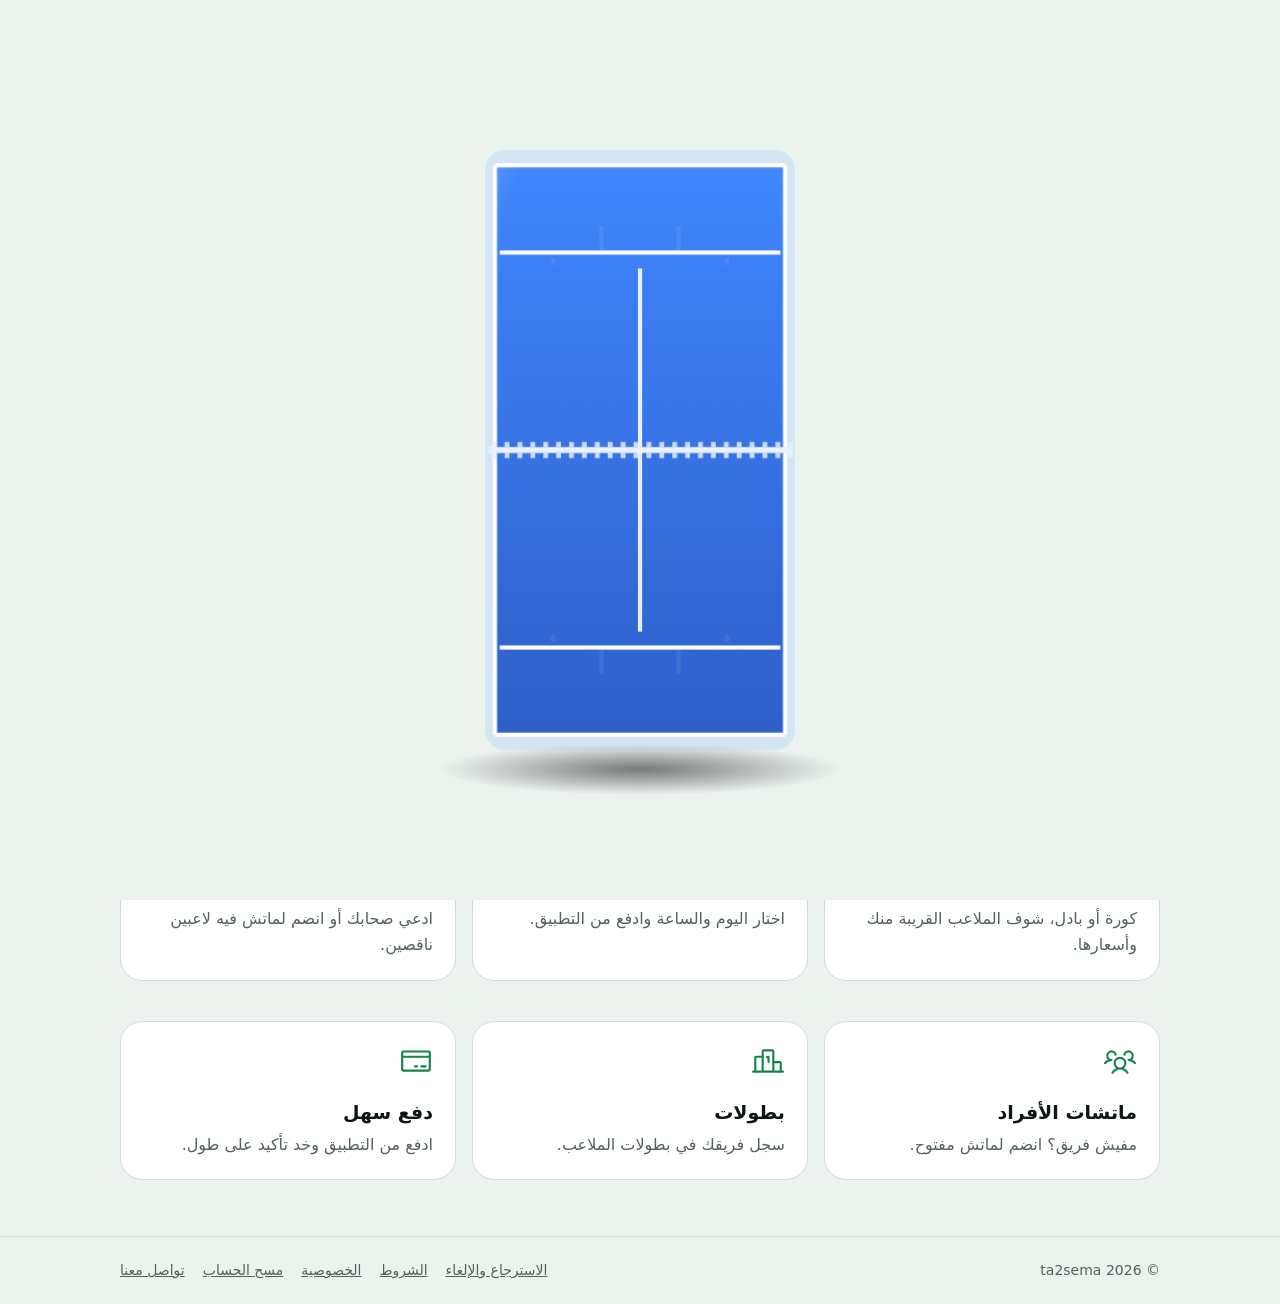
<file: index.html>
<!doctype html>
<html lang="ar" dir="rtl"><head><meta charset="utf-8">
<meta name="viewport" content="width=device-width,initial-scale=1">
<title>تقسيمة | ta2sema</title>
<meta name="description" content="احجز ملعب كورة أو بادل والعب. ta2sema: book football and padel pitches.">
<meta name="theme-color" content="#080D11">
<link rel="icon" href="favicon.svg" type="image/svg+xml">
<link rel="stylesheet" href="style.css">
<script>try{var m=localStorage.getItem('t2s-theme');if(!m)m=matchMedia('(prefers-color-scheme: light)').matches?'light':'dark';document.documentElement.dataset.theme=m;var l=localStorage.getItem('t2s-lang')||'ar';document.documentElement.lang=l;document.documentElement.dir=l==='ar'?'rtl':'ltr'}catch(e){}</script>
<script>try{if(!sessionStorage.getItem('t2intro')&&!matchMedia('(prefers-reduced-motion: reduce)').matches)document.documentElement.dataset.t2intro='1'}catch(e){}</script>
</head><body>
<div class="t2intro" id="t2i" role="presentation" aria-hidden="true"></div>
<header class="top"><div class="wrap bar">
<a class="brand" href="#top" aria-label="ta2sema"><svg class="mark" viewBox="76 92 360 360" aria-hidden="true"><defs><linearGradient id="g" gradientUnits="userSpaceOnUse" x1="106" y1="74" x2="406" y2="470"><stop offset="0" stop-color="#2AD579"/><stop offset=".52" stop-color="#18AD66"/><stop offset="1" stop-color="#097D50"/></linearGradient></defs><path d="M 242.00 106.65 A 150 150 0 1 0 242.00 405.35 L 242.00 304.08 A 35 35 0 0 1 242.00 239.92 Z" fill="url(#g)"/><path d="M 270.00 138.65 A 150 150 0 1 1 270.00 437.35 L 270.00 304.08 A 35 35 0 0 0 270.00 239.92 Z" fill="url(#g)"/></svg><span class="bn"><svg class="wm" viewBox="30 100 800 150" role="img" aria-label="ta2sema"><g transform="translate(40.0 218.5)"><path d="M63.410000000000004 -24.650000000000002V0.0H48.620000000000005Q32.81 0.0 23.970000000000002 -7.735Q15.13 -15.47 15.13 -32.980000000000004V-70.72H3.5700000000000003V-94.86000000000001H15.13V-117.98H44.2V-94.86000000000001H63.24V-70.72H44.2V-32.64Q44.2 -28.39 46.24 -26.520000000000003Q48.28 -24.650000000000002 53.040000000000006 -24.650000000000002Z M115.60000000000002 -96.22000000000001Q125.63000000000002 -96.22000000000001 133.19500000000002 -92.14000000000001Q140.76000000000002 -88.06 144.84000000000003 -81.43V-94.86000000000001H173.91000000000003V0.0H144.84000000000003V-13.430000000000001Q140.59000000000003 -6.800000000000001 133.02500000000003 -2.72Q125.46000000000001 1.36 115.43 1.36Q103.87 1.36 94.35000000000001 -4.675000000000001Q84.83000000000001 -10.71 79.305 -21.845000000000002Q73.78000000000002 -32.980000000000004 73.78000000000002 -47.6Q73.78000000000002 -62.220000000000006 79.305 -73.27000000000001Q84.83000000000001 -84.32000000000001 94.35000000000001 -90.27000000000001Q103.87 -96.22000000000001 115.60000000000002 -96.22000000000001ZM124.10000000000002 -70.89Q115.43 -70.89 109.39500000000001 -64.685Q103.36000000000001 -58.480000000000004 103.36000000000001 -47.6Q103.36000000000001 -36.720000000000006 109.39500000000001 -30.345000000000006Q115.43 -23.970000000000002 124.10000000000002 -23.970000000000002Q132.77 -23.970000000000002 138.805 -30.260000000000005Q144.84000000000003 -36.550000000000004 144.84000000000003 -47.43000000000001Q144.84000000000003 -58.31 138.805 -64.6Q132.77 -70.89 124.10000000000002 -70.89Z" fill="currentColor"/></g><g transform="translate(40.0 218.5)"><path d="M196.35000000000002 -27.540000000000003Q213.01000000000002 -41.31 222.615 -50.150000000000006Q232.22000000000003 -58.99 238.85000000000002 -68.68Q245.48000000000002 -78.37 245.48000000000002 -87.55000000000001Q245.48000000000002 -94.52000000000001 242.25000000000003 -98.43Q239.02000000000004 -102.34 232.56000000000003 -102.34Q226.10000000000002 -102.34 222.44500000000002 -97.495Q218.79000000000002 -92.65 218.79000000000002 -83.81H190.74Q191.08 -98.26 196.94500000000002 -107.95000000000002Q202.81000000000003 -117.64000000000001 212.41500000000002 -122.23000000000002Q222.02 -126.82000000000001 233.75000000000003 -126.82000000000001Q253.98000000000002 -126.82000000000001 264.265 -116.45000000000002Q274.55 -106.08000000000001 274.55 -89.42Q274.55 -71.23 262.14 -55.675000000000004Q249.73000000000002 -40.120000000000005 230.52 -25.330000000000002H276.42V-1.7000000000000002H191.08V-23.290000000000003Q196.86 -27.880000000000003 196.35000000000002 -27.540000000000003Z" fill="#16C46C"/></g><g transform="translate(40.0 218.5)"><path d="M286.96000000000004 -31.110000000000003H315.69000000000005Q316.20000000000005 -26.180000000000003 320.28000000000003 -23.120000000000005Q324.36 -20.060000000000002 330.31000000000006 -20.060000000000002Q335.75000000000006 -20.060000000000002 338.725 -22.185000000000002Q341.70000000000005 -24.310000000000002 341.70000000000005 -27.71Q341.70000000000005 -31.790000000000003 337.45000000000005 -33.745000000000005Q333.20000000000005 -35.7 323.68000000000006 -38.080000000000005Q313.48 -40.46 306.68000000000006 -43.095Q299.88000000000005 -45.730000000000004 294.95000000000005 -51.425000000000004Q290.02000000000004 -57.120000000000005 290.02000000000004 -66.81Q290.02000000000004 -74.97 294.52500000000003 -81.685Q299.03000000000003 -88.4 307.785 -92.31Q316.54 -96.22000000000001 328.61 -96.22000000000001Q346.46000000000004 -96.22000000000001 356.745 -87.38000000000001Q367.03000000000003 -78.54 368.56000000000006 -63.92H341.70000000000005Q341.02000000000004 -68.85000000000001 337.365 -71.74000000000001Q333.71000000000004 -74.63000000000001 327.76000000000005 -74.63000000000001Q322.66 -74.63000000000001 319.94000000000005 -72.67500000000001Q317.22 -70.72 317.22 -67.32000000000001Q317.22 -63.24 321.55500000000006 -61.2Q325.89000000000004 -59.160000000000004 335.07000000000005 -57.120000000000005Q345.61 -54.400000000000006 352.24 -51.765Q358.87000000000006 -49.13 363.88500000000005 -43.265Q368.90000000000003 -37.400000000000006 369.07000000000005 -27.540000000000003Q369.07000000000005 -19.21 364.39500000000004 -12.665000000000001Q359.72 -6.12 350.96500000000003 -2.38Q342.21000000000004 1.36 330.65000000000003 1.36Q318.24000000000007 1.36 308.55000000000007 -2.89Q298.86 -7.140000000000001 293.25 -14.535000000000002Q287.64000000000004 -21.930000000000003 286.96000000000004 -31.110000000000003Z M475.83000000000004 -40.46H410.0400000000001Q410.72 -31.62 415.735 -26.945Q420.75000000000006 -22.270000000000003 428.06000000000006 -22.270000000000003Q438.94000000000005 -22.270000000000003 443.19000000000005 -31.450000000000003H474.13000000000005Q471.75000000000006 -22.1 465.5450000000001 -14.620000000000001Q459.34000000000003 -7.140000000000001 449.99 -2.89Q440.64000000000004 1.36 429.08000000000004 1.36Q415.14000000000004 1.36 404.26000000000005 -4.590000000000001Q393.38000000000005 -10.540000000000001 387.26000000000005 -21.59Q381.14000000000004 -32.64 381.14000000000004 -47.43000000000001Q381.14000000000004 -62.220000000000006 387.17500000000007 -73.27000000000001Q393.21000000000004 -84.32000000000001 404.09000000000003 -90.27000000000001Q414.97 -96.22000000000001 429.08000000000004 -96.22000000000001Q442.85 -96.22000000000001 453.56000000000006 -90.44000000000001Q464.27000000000004 -84.66000000000001 470.30500000000006 -73.95Q476.34000000000003 -63.24 476.34000000000003 -48.96Q476.34000000000003 -44.88 475.83000000000004 -40.46ZM446.59000000000003 -56.61000000000001Q446.59000000000003 -64.09 441.49 -68.51Q436.39000000000004 -72.93 428.74000000000007 -72.93Q421.43000000000006 -72.93 416.4150000000001 -68.68Q411.40000000000003 -64.43 410.21000000000004 -56.61000000000001Z M651.27 -55.42V0.0H622.37V-51.510000000000005Q622.37 -60.690000000000005 617.5250000000001 -65.705Q612.6800000000001 -70.72 604.1800000000001 -70.72Q595.6800000000001 -70.72 590.835 -65.705Q585.99 -60.690000000000005 585.99 -51.510000000000005V0.0H557.09V-51.510000000000005Q557.09 -60.690000000000005 552.2450000000001 -65.705Q547.4000000000001 -70.72 538.9 -70.72Q530.4 -70.72 525.5550000000001 -65.705Q520.71 -60.690000000000005 520.71 -51.510000000000005V0.0H491.64000000000004V-94.86000000000001H520.71V-82.96000000000001Q525.13 -88.91000000000001 532.27 -92.39500000000001Q539.4100000000001 -95.88000000000001 548.4200000000001 -95.88000000000001Q559.13 -95.88000000000001 567.5450000000001 -91.29Q575.96 -86.7 580.72 -78.2Q585.6500000000001 -86.02000000000001 594.1500000000001 -90.95000000000002Q602.6500000000001 -95.88000000000001 612.6800000000001 -95.88000000000001Q630.36 -95.88000000000001 640.815 -85.17000000000002Q651.27 -74.46000000000001 651.27 -55.42Z M707.71 -96.22000000000001Q717.74 -96.22000000000001 725.3050000000001 -92.14000000000001Q732.87 -88.06 736.95 -81.43V-94.86000000000001H766.02V0.0H736.95V-13.430000000000001Q732.7 -6.800000000000001 725.135 -2.72Q717.57 1.36 707.54 1.36Q695.98 1.36 686.46 -4.675000000000001Q676.9399999999999 -10.71 671.415 -21.845000000000002Q665.89 -32.980000000000004 665.89 -47.6Q665.89 -62.220000000000006 671.415 -73.27000000000001Q676.9399999999999 -84.32000000000001 686.46 -90.27000000000001Q695.98 -96.22000000000001 707.71 -96.22000000000001ZM716.21 -70.89Q707.54 -70.89 701.505 -64.685Q695.47 -58.480000000000004 695.47 -47.6Q695.47 -36.720000000000006 701.505 -30.345000000000006Q707.54 -23.970000000000002 716.21 -23.970000000000002Q724.88 -23.970000000000002 730.915 -30.260000000000005Q736.95 -36.550000000000004 736.95 -47.43000000000001Q736.95 -58.31 730.915 -64.6Q724.88 -70.89 716.21 -70.89Z" fill="currentColor"/></g></svg></span></a>
<div class="tools">
<button id="lang" class="chip" type="button" aria-label="Language"><svg class="ic" viewBox="0 0 256 256" fill="currentColor" aria-hidden="true">
      <path d="M128 24a104 104 0 1 0 104 104A104.12 104.12 0 0 0 128 24m88 104a87.6 87.6 0 0 1-3.33 24h-38.51a157.4 157.4 0 0 0 0-48h38.51a87.6 87.6 0 0 1 3.33 24m-114 40h52a115.1 115.1 0 0 1-26 45 115.3 115.3 0 0 1-26-45m-3.9-16a140.8 140.8 0 0 1 0-48h59.88a140.8 140.8 0 0 1 0 48ZM40 128a87.6 87.6 0 0 1 3.33-24h38.51a157.4 157.4 0 0 0 0 48H43.33A87.6 87.6 0 0 1 40 128m114-40h-52a115.1 115.1 0 0 1 26-45 115.3 115.3 0 0 1 26 45m52.33 0h-35.62a135.3 135.3 0 0 0-22.3-45.6A88.29 88.29 0 0 1 206.37 88Zm-98.74-45.6A135.3 135.3 0 0 0 85.29 88H49.63a88.29 88.29 0 0 1 57.96-45.6M49.63 168h35.66a135.3 135.3 0 0 0 22.3 45.6A88.29 88.29 0 0 1 49.63 168m98.78 45.6a135.3 135.3 0 0 0 22.3-45.6h35.66a88.29 88.29 0 0 1-57.96 45.6" />
    </svg><span id="langtxt">EN</span></button>
<button id="theme" class="chip" type="button" aria-label="Theme"><span class="sun"><svg class="ic" viewBox="0 0 256 256" fill="currentColor" aria-hidden="true">
      <path d="M120 40V16a8 8 0 0 1 16 0v24a8 8 0 0 1-16 0m72 88a64 64 0 1 1-64-64 64.07 64.07 0 0 1 64 64m-16 0a48 48 0 1 0-48 48 48.05 48.05 0 0 0 48-48M58.34 69.66a8 8 0 0 0 11.32-11.32l-16-16a8 8 0 0 0-11.32 11.32Zm0 116.68-16 16a8 8 0 0 0 11.32 11.32l16-16a8 8 0 0 0-11.32-11.32M192 72a8 8 0 0 0 5.66-2.34l16-16a8 8 0 0 0-11.32-11.32l-16 16A8 8 0 0 0 192 72m5.66 114.34a8 8 0 0 0-11.32 11.32l16 16a8 8 0 0 0 11.32-11.32ZM48 128a8 8 0 0 0-8-8H16a8 8 0 0 0 0 16h24a8 8 0 0 0 8-8m80 80a8 8 0 0 0-8 8v24a8 8 0 0 0 16 0v-24a8 8 0 0 0-8-8m112-88h-24a8 8 0 0 0 0 16h24a8 8 0 0 0 0-16" />
    </svg></span><span class="moon"><svg class="ic" viewBox="0 0 256 256" fill="currentColor" aria-hidden="true">
      <path d="M233.54 142.23a8 8 0 0 0-8-2 88.08 88.08 0 0 1-109.8-109.8 8 8 0 0 0-10-10 104.84 104.84 0 0 0-52.91 37A104 104 0 0 0 136 224a103.1 103.1 0 0 0 62.52-20.88 104.84 104.84 0 0 0 37-52.91 8 8 0 0 0-1.98-7.98m-44.64 48.11A88 88 0 0 1 65.66 67.11a89 89 0 0 1 31.4-26A106 106 0 0 0 96 56a104.11 104.11 0 0 0 104 104 106 106 0 0 0 14.92-1.06 89 89 0 0 1-26.02 31.4" />
    </svg></span></button>
</div></div></header>
<main id="top">
<section class="hero"><div class="wrap hero-grid">
<div class="copy">
<p class="eyebrow" data-ar="كورة وبادل" data-en="Football and padel">كورة وبادل</p>
<h1 data-ar="احجز ملعبك والعب" data-en="Book your pitch. Play.">احجز ملعبك والعب</h1>
<p class="lead" data-ar="شوف الملاعب الفاضية، احجز الميعاد، وانزل الماتش. من غير تليفونات ولا لف." data-en="See which pitches are free, book your slot, and show up to play. No phone calls, no chasing.">شوف الملاعب الفاضية، احجز الميعاد، وانزل الماتش. من غير تليفونات ولا لف.</p>
<div class="cta" id="cta"><span class="soon" data-ar="قريباً على الموبايل" data-en="Coming soon to your phone">قريباً على الموبايل</span>
<a id="wa" class="btn" hidden target="_blank" rel="noopener"><svg class="ic" viewBox="0 0 256 256" fill="currentColor" aria-hidden="true">
      <path d="m187.58 144.84-32-16a8 8 0 0 0-8 .5l-14.69 9.8a40.55 40.55 0 0 1-16-16l9.8-14.69a8 8 0 0 0 .5-8l-16-32A8 8 0 0 0 104 64a40 40 0 0 0-40 40 88.1 88.1 0 0 0 88 88 40 40 0 0 0 40-40 8 8 0 0 0-4.42-7.16M152 176a72.08 72.08 0 0 1-72-72 24 24 0 0 1 19.29-23.54l11.48 23L101 118a8 8 0 0 0-.73 7.51 56.47 56.47 0 0 0 30.15 30.15A8 8 0 0 0 138 155l14.61-9.74 23 11.48A24 24 0 0 1 152 176M128 24a104 104 0 0 0-91.82 152.88l-11.35 34.05a16 16 0 0 0 20.24 20.24l34.05-11.35A104 104 0 1 0 128 24m0 192a87.87 87.87 0 0 1-44.06-11.81 8 8 0 0 0-6.54-.67L40 216l12.47-37.4a8 8 0 0 0-.66-6.54A88 88 0 1 1 128 216" />
    </svg><span data-ar="كلمنا على واتساب" data-en="Message us on WhatsApp">كلمنا على واتساب</span></a>
<a id="mail" class="btn ghost" hidden><svg class="ic" viewBox="0 0 256 256" fill="currentColor" aria-hidden="true">
      <path d="M224 48H32a8 8 0 0 0-8 8v136a16 16 0 0 0 16 16h176a16 16 0 0 0 16-16V56a8 8 0 0 0-8-8m-20.57 16L128 133.15 52.57 64ZM216 192H40V74.19l82.59 75.71a8 8 0 0 0 10.82 0L216 74.19z" />
    </svg><span data-ar="ابعتلنا إيميل" data-en="Email us">ابعتلنا إيميل</span></a></div>
</div>
<div class="phones" aria-hidden="true"><div class="phone p2"><div class="scr"><div class="sb"><b data-ar="البطولات" data-en="Tournaments">البطولات</b></div>
<div class="tabs"><span class="on" data-ar="الكل" data-en="All">الكل</span><span data-ar="كورة" data-en="Football">كورة</span><span data-ar="بادل" data-en="Padel">بادل</span></div>
<div class="mc"><div class="r"><b data-ar="كأس الأصدقاء" data-en="Friends Cup">كأس الأصدقاء</b><em data-ar="كورة" data-en="Football">كورة</em></div><p data-ar="السبت · ٦ فرق" data-en="Sat · 6 teams">السبت · ٦ فرق</p><div class="r"><span class="muted2" data-ar="الدخول" data-en="Entry">الدخول</span><strong data-ar="٣٠٠ جنيه" data-en="300 EGP">٣٠٠ جنيه</strong></div></div>
<div class="mc"><div class="r"><b data-ar="بطولة الويك إند" data-en="Weekend Open">بطولة الويك إند</b><em data-ar="بادل" data-en="Padel">بادل</em></div><p data-ar="الجمعة · ٨ فرق" data-en="Fri · 8 teams">الجمعة · ٨ فرق</p><div class="r"><span class="muted2" data-ar="الدخول" data-en="Entry">الدخول</span><strong data-ar="٢٠٠ جنيه" data-en="200 EGP">٢٠٠ جنيه</strong></div></div>
<div class="nav"><i></i><i></i><i></i><i class="on"></i><i></i></div></div></div><div class="phone p1"><div class="scr"><div class="sb"><b data-ar="ماتشات مفتوحة" data-en="Open matches">ماتشات مفتوحة</b></div>
<div class="tabs"><span class="on" data-ar="الكل" data-en="All">الكل</span><span data-ar="كورة" data-en="Football">كورة</span><span data-ar="بادل" data-en="Padel">بادل</span></div>
<div class="mc"><div class="r"><b data-ar="ملعب الصقور" data-en="Falcon Arena">ملعب الصقور</b><em>5v5</em></div><p data-ar="الخميس · ٨:٠٠ م" data-en="Thu · 8:00 PM">الخميس · ٨:٠٠ م</p><div class="r"><span class="dots"><i class="d on"></i><i class="d on"></i><i class="d on"></i><i class="d on"></i><i class="d on"></i><i class="d on"></i><i class="d"></i><i class="d"></i><i class="d"></i><i class="d"></i></span><strong data-ar="٣٥ جنيه" data-en="35 EGP">٣٥ جنيه</strong></div><div class="go" data-ar="انضم للماتش" data-en="Join match">انضم للماتش</div></div>
<div class="mc"><div class="r"><b data-ar="ملعب النجوم" data-en="Star Court">ملعب النجوم</b><em>6v6</em></div><p data-ar="الجمعة · ١٠:٠٠ م" data-en="Fri · 10:00 PM">الجمعة · ١٠:٠٠ م</p><div class="r"><span class="dots"><i class="d on"></i><i class="d on"></i><i class="d on"></i><i class="d on"></i><i class="d"></i><i class="d"></i><i class="d"></i><i class="d"></i><i class="d"></i><i class="d"></i><i class="d"></i><i class="d"></i></span><strong data-ar="٣٠ جنيه" data-en="30 EGP">٣٠ جنيه</strong></div><div class="go" data-ar="انضم للماتش" data-en="Join match">انضم للماتش</div></div>
<div class="nav"><i></i><i></i><i class="on"></i><i></i><i></i></div></div></div></div></div></section>
<section class="how"><div class="wrap">
<h2 data-ar="إزاي بتشتغل" data-en="How it works">إزاي بتشتغل</h2>
<ol class="steps">
<li><span class="n">1</span><svg class="ic" viewBox="0 0 256 256" fill="currentColor" aria-hidden="true">
      <path d="M128 64a40 40 0 1 0 40 40 40 40 0 0 0-40-40m0 64a24 24 0 1 1 24-24 24 24 0 0 1-24 24m0-112a88.1 88.1 0 0 0-88 88c0 31.4 14.51 64.68 42 96.25a254.2 254.2 0 0 0 41.45 38.3 8 8 0 0 0 9.18 0 254.2 254.2 0 0 0 41.37-38.3c27.45-31.57 42-64.85 42-96.25a88.1 88.1 0 0 0-88-88m0 206c-16.53-13-72-60.75-72-118a72 72 0 0 1 144 0c0 57.23-55.47 105-72 118" />
    </svg><h3 data-ar="اختار الملعب" data-en="Pick a pitch">اختار الملعب</h3><p data-ar="كورة أو بادل، شوف الملاعب القريبة منك وأسعارها." data-en="Football or padel. See pitches near you with their prices.">كورة أو بادل، شوف الملاعب القريبة منك وأسعارها.</p></li>
<li><span class="n">2</span><svg class="ic" viewBox="0 0 256 256" fill="currentColor" aria-hidden="true">
      <path d="M208 32h-24v-8a8 8 0 0 0-16 0v8H88v-8a8 8 0 0 0-16 0v8H48a16 16 0 0 0-16 16v160a16 16 0 0 0 16 16h160a16 16 0 0 0 16-16V48a16 16 0 0 0-16-16M72 48v8a8 8 0 0 0 16 0v-8h80v8a8 8 0 0 0 16 0v-8h24v32H48V48Zm136 160H48V96h160zm-38.34-85.66a8 8 0 0 1 0 11.32l-48 48a8 8 0 0 1-11.32 0l-24-24a8 8 0 0 1 11.32-11.32L116 164.69l42.34-42.35a8 8 0 0 1 11.32 0" />
    </svg><h3 data-ar="احجز الميعاد" data-en="Book your slot">احجز الميعاد</h3><p data-ar="اختار اليوم والساعة وادفع من التطبيق." data-en="Choose the day and time, then pay in the app.">اختار اليوم والساعة وادفع من التطبيق.</p></li>
<li><span class="n">3</span><svg class="ic" viewBox="0 0 256 256" fill="currentColor" aria-hidden="true">
      <path d="M128 24a104 104 0 1 0 104 104A104.11 104.11 0 0 0 128 24m76.52 147.42H170.9l-9.26-12.76 12.63-36.78 15-4.89 26.24 20.13a87.4 87.4 0 0 1-10.99 34.3m-164-34.3L66.71 117l15 4.89 12.63 36.78-9.24 12.75H51.48a87.4 87.4 0 0 1-11.01-34.3Zm10-50.64 5.51 18.6-15.32 11.69a87.3 87.3 0 0 1 9.72-30.29ZM109 152l-11.46-33.35L128 97.71l30.46 20.94L147 152Zm91.07-46.92 5.51-18.6a87.3 87.3 0 0 1 9.72 30.29Zm-6.2-35.38-9.51 32.08-15.07 4.89L136 83.79V68.21l29.09-20a88.6 88.6 0 0 1 28.77 21.49Zm-47.8-27.83L128 54.29l-18.07-12.42a88.2 88.2 0 0 1 36.14 0m-55.16 6.34 29.09 20v15.58l-33.28 22.88-15.07-4.89-9.51-32.08a88.6 88.6 0 0 1 28.77-21.49M63.15 187.42h20.37l7.17 20.27a88.4 88.4 0 0 1-27.54-20.27M110 214.13l-11.88-33.42 9.23-12.71h41.3l9.23 12.71-11.83 33.42a88 88 0 0 1-36.1 0Zm55.36-6.44 7.17-20.27h20.37a88.4 88.4 0 0 1-27.59 20.27Z" />
    </svg><h3 data-ar="العب" data-en="Play">العب</h3><p data-ar="ادعي صحابك أو انضم لماتش فيه لاعبين ناقصين." data-en="Invite your friends, or join a match that needs players.">ادعي صحابك أو انضم لماتش فيه لاعبين ناقصين.</p></li>
</ol></div></section>
<section class="more"><div class="wrap grid3">
<div class="card"><svg class="ic" viewBox="0 0 256 256" fill="currentColor" aria-hidden="true">
      <path d="M244.8 150.4a8 8 0 0 1-11.2-1.6A51.6 51.6 0 0 0 192 128a8 8 0 0 1-7.37-4.89 8 8 0 0 1 0-6.22A8 8 0 0 1 192 112a24 24 0 1 0-23.24-30 8 8 0 1 1-15.5-4A40 40 0 1 1 219 117.51a67.94 67.94 0 0 1 27.43 21.68 8 8 0 0 1-1.63 11.21M190.92 212a8 8 0 1 1-13.84 8 57 57 0 0 0-98.16 0 8 8 0 1 1-13.84-8 72.06 72.06 0 0 1 33.74-29.92 48 48 0 1 1 58.36 0A72.06 72.06 0 0 1 190.92 212M128 176a32 32 0 1 0-32-32 32 32 0 0 0 32 32m-56-56a8 8 0 0 0-8-8 24 24 0 1 1 23.24-30 8 8 0 1 0 15.5-4A40 40 0 1 0 37 117.51a67.94 67.94 0 0 0-27.4 21.68 8 8 0 1 0 12.8 9.61A51.6 51.6 0 0 1 64 128a8 8 0 0 0 8-8" />
    </svg><h3 data-ar="ماتشات الأفراد" data-en="Solo matches">ماتشات الأفراد</h3><p data-ar="مفيش فريق؟ انضم لماتش مفتوح." data-en="No team? Join an open match.">مفيش فريق؟ انضم لماتش مفتوح.</p></div>
<div class="card"><svg class="ic" viewBox="0 0 256 256" fill="currentColor" aria-hidden="true">
      <path d="M112.41 102.53a8 8 0 0 1 5.06-10.12l12-4A8 8 0 0 1 140 96v40a8 8 0 0 1-16 0v-28.9l-1.47.49a8 8 0 0 1-10.12-5.06M248 208a8 8 0 0 1-8 8H16a8 8 0 0 1 0-16h8v-96a16 16 0 0 1 16-16h40V56a16 16 0 0 1 16-16h64a16 16 0 0 1 16 16v72h40a16 16 0 0 1 16 16v56h8a8 8 0 0 1 8 8m-72-64v56h40v-56Zm-80 56h64V56H96Zm-56 0h40v-96H40Z" />
    </svg><h3 data-ar="بطولات" data-en="Tournaments">بطولات</h3><p data-ar="سجل فريقك في بطولات الملاعب." data-en="Enter your team in pitch tournaments.">سجل فريقك في بطولات الملاعب.</p></div>
<div class="card"><svg class="ic" viewBox="0 0 256 256" fill="currentColor" aria-hidden="true">
      <path d="M224 48H32a16 16 0 0 0-16 16v128a16 16 0 0 0 16 16h192a16 16 0 0 0 16-16V64a16 16 0 0 0-16-16m0 16v24H32V64Zm0 128H32v-88h192zm-16-24a8 8 0 0 1-8 8h-32a8 8 0 0 1 0-16h32a8 8 0 0 1 8 8m-64 0a8 8 0 0 1-8 8h-16a8 8 0 0 1 0-16h16a8 8 0 0 1 8 8" />
    </svg><h3 data-ar="دفع سهل" data-en="Easy payment">دفع سهل</h3><p data-ar="ادفع من التطبيق وخد تأكيد على طول." data-en="Pay in the app and get instant confirmation.">ادفع من التطبيق وخد تأكيد على طول.</p></div>
</div></section>
</main>
<footer><div class="wrap foot"><span>© <span id="yr"></span> ta2sema</span><nav><a href="refunds.html" data-ar="الاسترجاع والإلغاء" data-en="Refunds and cancellation">الاسترجاع والإلغاء</a><a href="terms.html" data-ar="الشروط" data-en="Terms">الشروط</a><a href="privacy.html" data-ar="الخصوصية" data-en="Privacy">الخصوصية</a><a href="delete-account.html" data-ar="مسح الحساب" data-en="Delete account">مسح الحساب</a><a href="contact.html" data-ar="تواصل معنا" data-en="Contact">تواصل معنا</a></nav></div></footer>
<script src="config.js"></script><script src="app.js"></script><script>if(document.documentElement.dataset.t2intro==="1"){var s=document.createElement("script");s.src="intro.js";s.onerror=function(){delete document.documentElement.dataset.t2intro};document.body.appendChild(s)}</script>
</body></html>
</file>
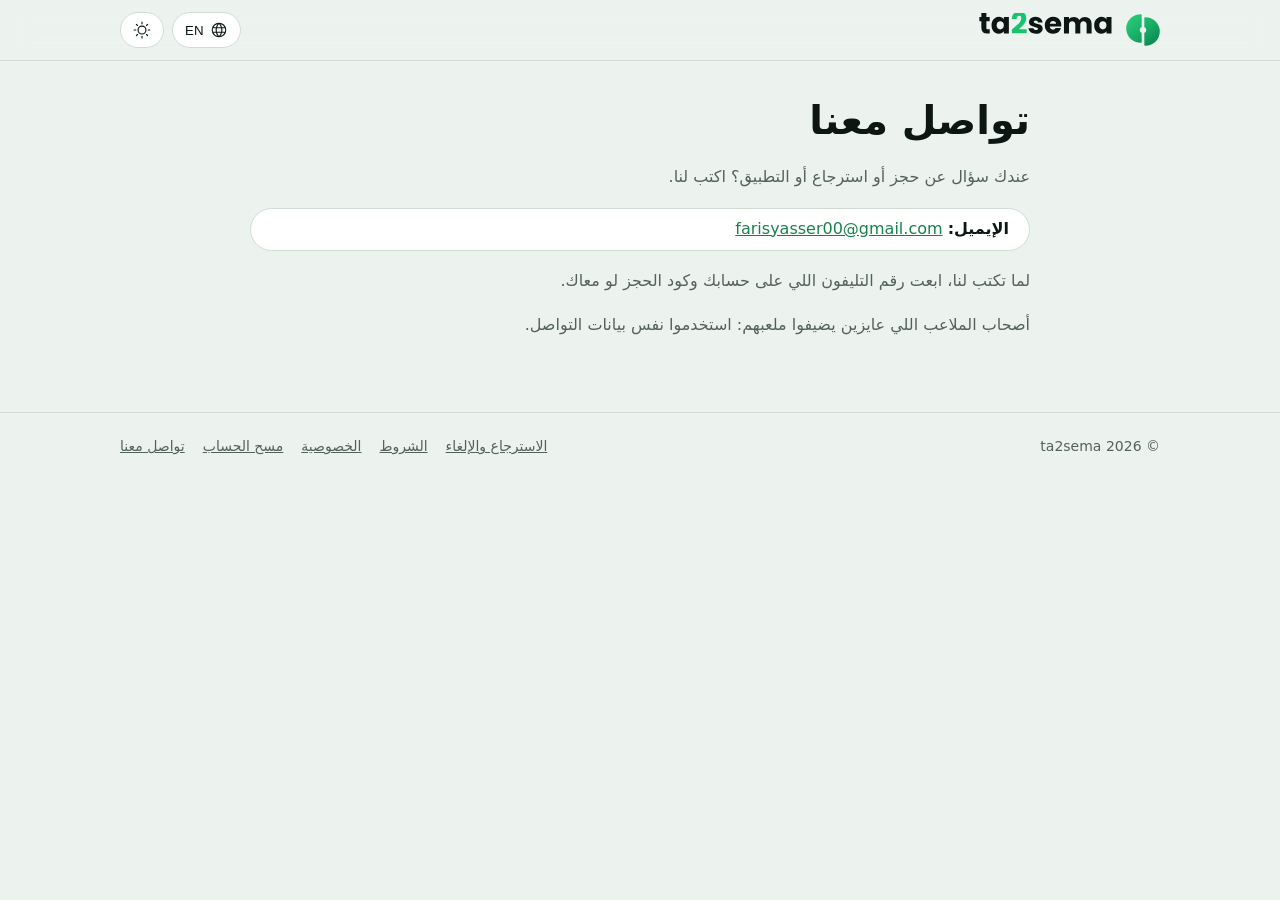
<file: contact.html>
<!doctype html>
<html lang="ar" dir="rtl"><head><meta charset="utf-8">
<meta name="viewport" content="width=device-width,initial-scale=1">
<title>Contact | ta2sema</title>
<meta name="description" content="احجز ملعب كورة أو بادل واتلعب. ta2sema: book football and padel pitches.">
<meta name="theme-color" content="#080D11">
<link rel="icon" href="favicon.svg" type="image/svg+xml">
<link rel="stylesheet" href="style.css">
<script>try{var m=localStorage.getItem('t2s-theme');if(!m)m=matchMedia('(prefers-color-scheme: light)').matches?'light':'dark';document.documentElement.dataset.theme=m;var l=localStorage.getItem('t2s-lang')||'ar';document.documentElement.lang=l;document.documentElement.dir=l==='ar'?'rtl':'ltr'}catch(e){}</script>
</head><body><header class="top"><div class="wrap bar">
<a class="brand" href="index.html" aria-label="ta2sema"><svg class="mark" viewBox="76 92 360 360" aria-hidden="true"><defs><linearGradient id="g" gradientUnits="userSpaceOnUse" x1="106" y1="74" x2="406" y2="470"><stop offset="0" stop-color="#2AD579"/><stop offset=".52" stop-color="#18AD66"/><stop offset="1" stop-color="#097D50"/></linearGradient></defs><path d="M 242.00 106.65 A 150 150 0 1 0 242.00 405.35 L 242.00 304.08 A 35 35 0 0 1 242.00 239.92 Z" fill="url(#g)"/><path d="M 270.00 138.65 A 150 150 0 1 1 270.00 437.35 L 270.00 304.08 A 35 35 0 0 0 270.00 239.92 Z" fill="url(#g)"/></svg><span class="bn"><svg class="wm" viewBox="30 100 800 150" role="img" aria-label="ta2sema"><g transform="translate(40.0 218.5)"><path d="M63.410000000000004 -24.650000000000002V0.0H48.620000000000005Q32.81 0.0 23.970000000000002 -7.735Q15.13 -15.47 15.13 -32.980000000000004V-70.72H3.5700000000000003V-94.86000000000001H15.13V-117.98H44.2V-94.86000000000001H63.24V-70.72H44.2V-32.64Q44.2 -28.39 46.24 -26.520000000000003Q48.28 -24.650000000000002 53.040000000000006 -24.650000000000002Z M115.60000000000002 -96.22000000000001Q125.63000000000002 -96.22000000000001 133.19500000000002 -92.14000000000001Q140.76000000000002 -88.06 144.84000000000003 -81.43V-94.86000000000001H173.91000000000003V0.0H144.84000000000003V-13.430000000000001Q140.59000000000003 -6.800000000000001 133.02500000000003 -2.72Q125.46000000000001 1.36 115.43 1.36Q103.87 1.36 94.35000000000001 -4.675000000000001Q84.83000000000001 -10.71 79.305 -21.845000000000002Q73.78000000000002 -32.980000000000004 73.78000000000002 -47.6Q73.78000000000002 -62.220000000000006 79.305 -73.27000000000001Q84.83000000000001 -84.32000000000001 94.35000000000001 -90.27000000000001Q103.87 -96.22000000000001 115.60000000000002 -96.22000000000001ZM124.10000000000002 -70.89Q115.43 -70.89 109.39500000000001 -64.685Q103.36000000000001 -58.480000000000004 103.36000000000001 -47.6Q103.36000000000001 -36.720000000000006 109.39500000000001 -30.345000000000006Q115.43 -23.970000000000002 124.10000000000002 -23.970000000000002Q132.77 -23.970000000000002 138.805 -30.260000000000005Q144.84000000000003 -36.550000000000004 144.84000000000003 -47.43000000000001Q144.84000000000003 -58.31 138.805 -64.6Q132.77 -70.89 124.10000000000002 -70.89Z" fill="currentColor"/></g><g transform="translate(40.0 218.5)"><path d="M196.35000000000002 -27.540000000000003Q213.01000000000002 -41.31 222.615 -50.150000000000006Q232.22000000000003 -58.99 238.85000000000002 -68.68Q245.48000000000002 -78.37 245.48000000000002 -87.55000000000001Q245.48000000000002 -94.52000000000001 242.25000000000003 -98.43Q239.02000000000004 -102.34 232.56000000000003 -102.34Q226.10000000000002 -102.34 222.44500000000002 -97.495Q218.79000000000002 -92.65 218.79000000000002 -83.81H190.74Q191.08 -98.26 196.94500000000002 -107.95000000000002Q202.81000000000003 -117.64000000000001 212.41500000000002 -122.23000000000002Q222.02 -126.82000000000001 233.75000000000003 -126.82000000000001Q253.98000000000002 -126.82000000000001 264.265 -116.45000000000002Q274.55 -106.08000000000001 274.55 -89.42Q274.55 -71.23 262.14 -55.675000000000004Q249.73000000000002 -40.120000000000005 230.52 -25.330000000000002H276.42V-1.7000000000000002H191.08V-23.290000000000003Q196.86 -27.880000000000003 196.35000000000002 -27.540000000000003Z" fill="#16C46C"/></g><g transform="translate(40.0 218.5)"><path d="M286.96000000000004 -31.110000000000003H315.69000000000005Q316.20000000000005 -26.180000000000003 320.28000000000003 -23.120000000000005Q324.36 -20.060000000000002 330.31000000000006 -20.060000000000002Q335.75000000000006 -20.060000000000002 338.725 -22.185000000000002Q341.70000000000005 -24.310000000000002 341.70000000000005 -27.71Q341.70000000000005 -31.790000000000003 337.45000000000005 -33.745000000000005Q333.20000000000005 -35.7 323.68000000000006 -38.080000000000005Q313.48 -40.46 306.68000000000006 -43.095Q299.88000000000005 -45.730000000000004 294.95000000000005 -51.425000000000004Q290.02000000000004 -57.120000000000005 290.02000000000004 -66.81Q290.02000000000004 -74.97 294.52500000000003 -81.685Q299.03000000000003 -88.4 307.785 -92.31Q316.54 -96.22000000000001 328.61 -96.22000000000001Q346.46000000000004 -96.22000000000001 356.745 -87.38000000000001Q367.03000000000003 -78.54 368.56000000000006 -63.92H341.70000000000005Q341.02000000000004 -68.85000000000001 337.365 -71.74000000000001Q333.71000000000004 -74.63000000000001 327.76000000000005 -74.63000000000001Q322.66 -74.63000000000001 319.94000000000005 -72.67500000000001Q317.22 -70.72 317.22 -67.32000000000001Q317.22 -63.24 321.55500000000006 -61.2Q325.89000000000004 -59.160000000000004 335.07000000000005 -57.120000000000005Q345.61 -54.400000000000006 352.24 -51.765Q358.87000000000006 -49.13 363.88500000000005 -43.265Q368.90000000000003 -37.400000000000006 369.07000000000005 -27.540000000000003Q369.07000000000005 -19.21 364.39500000000004 -12.665000000000001Q359.72 -6.12 350.96500000000003 -2.38Q342.21000000000004 1.36 330.65000000000003 1.36Q318.24000000000007 1.36 308.55000000000007 -2.89Q298.86 -7.140000000000001 293.25 -14.535000000000002Q287.64000000000004 -21.930000000000003 286.96000000000004 -31.110000000000003Z M475.83000000000004 -40.46H410.0400000000001Q410.72 -31.62 415.735 -26.945Q420.75000000000006 -22.270000000000003 428.06000000000006 -22.270000000000003Q438.94000000000005 -22.270000000000003 443.19000000000005 -31.450000000000003H474.13000000000005Q471.75000000000006 -22.1 465.5450000000001 -14.620000000000001Q459.34000000000003 -7.140000000000001 449.99 -2.89Q440.64000000000004 1.36 429.08000000000004 1.36Q415.14000000000004 1.36 404.26000000000005 -4.590000000000001Q393.38000000000005 -10.540000000000001 387.26000000000005 -21.59Q381.14000000000004 -32.64 381.14000000000004 -47.43000000000001Q381.14000000000004 -62.220000000000006 387.17500000000007 -73.27000000000001Q393.21000000000004 -84.32000000000001 404.09000000000003 -90.27000000000001Q414.97 -96.22000000000001 429.08000000000004 -96.22000000000001Q442.85 -96.22000000000001 453.56000000000006 -90.44000000000001Q464.27000000000004 -84.66000000000001 470.30500000000006 -73.95Q476.34000000000003 -63.24 476.34000000000003 -48.96Q476.34000000000003 -44.88 475.83000000000004 -40.46ZM446.59000000000003 -56.61000000000001Q446.59000000000003 -64.09 441.49 -68.51Q436.39000000000004 -72.93 428.74000000000007 -72.93Q421.43000000000006 -72.93 416.4150000000001 -68.68Q411.40000000000003 -64.43 410.21000000000004 -56.61000000000001Z M651.27 -55.42V0.0H622.37V-51.510000000000005Q622.37 -60.690000000000005 617.5250000000001 -65.705Q612.6800000000001 -70.72 604.1800000000001 -70.72Q595.6800000000001 -70.72 590.835 -65.705Q585.99 -60.690000000000005 585.99 -51.510000000000005V0.0H557.09V-51.510000000000005Q557.09 -60.690000000000005 552.2450000000001 -65.705Q547.4000000000001 -70.72 538.9 -70.72Q530.4 -70.72 525.5550000000001 -65.705Q520.71 -60.690000000000005 520.71 -51.510000000000005V0.0H491.64000000000004V-94.86000000000001H520.71V-82.96000000000001Q525.13 -88.91000000000001 532.27 -92.39500000000001Q539.4100000000001 -95.88000000000001 548.4200000000001 -95.88000000000001Q559.13 -95.88000000000001 567.5450000000001 -91.29Q575.96 -86.7 580.72 -78.2Q585.6500000000001 -86.02000000000001 594.1500000000001 -90.95000000000002Q602.6500000000001 -95.88000000000001 612.6800000000001 -95.88000000000001Q630.36 -95.88000000000001 640.815 -85.17000000000002Q651.27 -74.46000000000001 651.27 -55.42Z M707.71 -96.22000000000001Q717.74 -96.22000000000001 725.3050000000001 -92.14000000000001Q732.87 -88.06 736.95 -81.43V-94.86000000000001H766.02V0.0H736.95V-13.430000000000001Q732.7 -6.800000000000001 725.135 -2.72Q717.57 1.36 707.54 1.36Q695.98 1.36 686.46 -4.675000000000001Q676.9399999999999 -10.71 671.415 -21.845000000000002Q665.89 -32.980000000000004 665.89 -47.6Q665.89 -62.220000000000006 671.415 -73.27000000000001Q676.9399999999999 -84.32000000000001 686.46 -90.27000000000001Q695.98 -96.22000000000001 707.71 -96.22000000000001ZM716.21 -70.89Q707.54 -70.89 701.505 -64.685Q695.47 -58.480000000000004 695.47 -47.6Q695.47 -36.720000000000006 701.505 -30.345000000000006Q707.54 -23.970000000000002 716.21 -23.970000000000002Q724.88 -23.970000000000002 730.915 -30.260000000000005Q736.95 -36.550000000000004 736.95 -47.43000000000001Q736.95 -58.31 730.915 -64.6Q724.88 -70.89 716.21 -70.89Z" fill="currentColor"/></g></svg></span></a>
<div class="tools">
<button id="lang" class="chip" type="button" aria-label="Language"><svg class="ic" viewBox="0 0 256 256" fill="currentColor" aria-hidden="true">
      <path d="M128 24a104 104 0 1 0 104 104A104.12 104.12 0 0 0 128 24m88 104a87.6 87.6 0 0 1-3.33 24h-38.51a157.4 157.4 0 0 0 0-48h38.51a87.6 87.6 0 0 1 3.33 24m-114 40h52a115.1 115.1 0 0 1-26 45 115.3 115.3 0 0 1-26-45m-3.9-16a140.8 140.8 0 0 1 0-48h59.88a140.8 140.8 0 0 1 0 48ZM40 128a87.6 87.6 0 0 1 3.33-24h38.51a157.4 157.4 0 0 0 0 48H43.33A87.6 87.6 0 0 1 40 128m114-40h-52a115.1 115.1 0 0 1 26-45 115.3 115.3 0 0 1 26 45m52.33 0h-35.62a135.3 135.3 0 0 0-22.3-45.6A88.29 88.29 0 0 1 206.37 88Zm-98.74-45.6A135.3 135.3 0 0 0 85.29 88H49.63a88.29 88.29 0 0 1 57.96-45.6M49.63 168h35.66a135.3 135.3 0 0 0 22.3 45.6A88.29 88.29 0 0 1 49.63 168m98.78 45.6a135.3 135.3 0 0 0 22.3-45.6h35.66a88.29 88.29 0 0 1-57.96 45.6" />
    </svg><span id="langtxt">EN</span></button>
<button id="theme" class="chip" type="button" aria-label="Theme"><span class="sun"><svg class="ic" viewBox="0 0 256 256" fill="currentColor" aria-hidden="true">
      <path d="M120 40V16a8 8 0 0 1 16 0v24a8 8 0 0 1-16 0m72 88a64 64 0 1 1-64-64 64.07 64.07 0 0 1 64 64m-16 0a48 48 0 1 0-48 48 48.05 48.05 0 0 0 48-48M58.34 69.66a8 8 0 0 0 11.32-11.32l-16-16a8 8 0 0 0-11.32 11.32Zm0 116.68-16 16a8 8 0 0 0 11.32 11.32l16-16a8 8 0 0 0-11.32-11.32M192 72a8 8 0 0 0 5.66-2.34l16-16a8 8 0 0 0-11.32-11.32l-16 16A8 8 0 0 0 192 72m5.66 114.34a8 8 0 0 0-11.32 11.32l16 16a8 8 0 0 0 11.32-11.32ZM48 128a8 8 0 0 0-8-8H16a8 8 0 0 0 0 16h24a8 8 0 0 0 8-8m80 80a8 8 0 0 0-8 8v24a8 8 0 0 0 16 0v-24a8 8 0 0 0-8-8m112-88h-24a8 8 0 0 0 0 16h24a8 8 0 0 0 0-16" />
    </svg></span><span class="moon"><svg class="ic" viewBox="0 0 256 256" fill="currentColor" aria-hidden="true">
      <path d="M233.54 142.23a8 8 0 0 0-8-2 88.08 88.08 0 0 1-109.8-109.8 8 8 0 0 0-10-10 104.84 104.84 0 0 0-52.91 37A104 104 0 0 0 136 224a103.1 103.1 0 0 0 62.52-20.88 104.84 104.84 0 0 0 37-52.91 8 8 0 0 0-1.98-7.98m-44.64 48.11A88 88 0 0 1 65.66 67.11a89 89 0 0 1 31.4-26A106 106 0 0 0 96 56a104.11 104.11 0 0 0 104 104 106 106 0 0 0 14.92-1.06 89 89 0 0 1-26.02 31.4" />
    </svg></span></button>
</div></div></header>
<main class="doc"><div class="wrap narrow"><h1 data-ar="تواصل معنا" data-en="Contact">تواصل معنا</h1>
<div class="body en" lang="en" dir="ltr"><p>Questions about a booking, a refund or the app? Write to us.</p>
<div class="card"><p><b>Email:</b> <a href="mailto:farisyasser00@gmail.com">farisyasser00@gmail.com</a></p></div>
<p>When you write, include the phone number on your account and the booking code if you have one.</p><p>Venue owners who want to list a venue: use the same contact details.</p></div><div class="body ar" lang="ar" dir="rtl"><p>عندك سؤال عن حجز أو استرجاع أو التطبيق؟ اكتب لنا.</p>
<div class="card"><p><b>الإيميل:</b> <a href="mailto:farisyasser00@gmail.com">farisyasser00@gmail.com</a></p></div>
<p>لما تكتب لنا، ابعت رقم التليفون اللي على حسابك وكود الحجز لو معاك.</p><p>أصحاب الملاعب اللي عايزين يضيفوا ملعبهم: استخدموا نفس بيانات التواصل.</p></div></div></main>
<footer><div class="wrap foot"><span>© <span id="yr"></span> ta2sema</span><nav><a href="refunds.html" data-ar="الاسترجاع والإلغاء" data-en="Refunds and cancellation">الاسترجاع والإلغاء</a><a href="terms.html" data-ar="الشروط" data-en="Terms">الشروط</a><a href="privacy.html" data-ar="الخصوصية" data-en="Privacy">الخصوصية</a><a href="delete-account.html" data-ar="مسح الحساب" data-en="Delete account">مسح الحساب</a><a href="contact.html" data-ar="تواصل معنا" data-en="Contact">تواصل معنا</a></nav></div></footer>
<script src="config.js"></script><script src="app.js"></script>
</body></html>
</file>
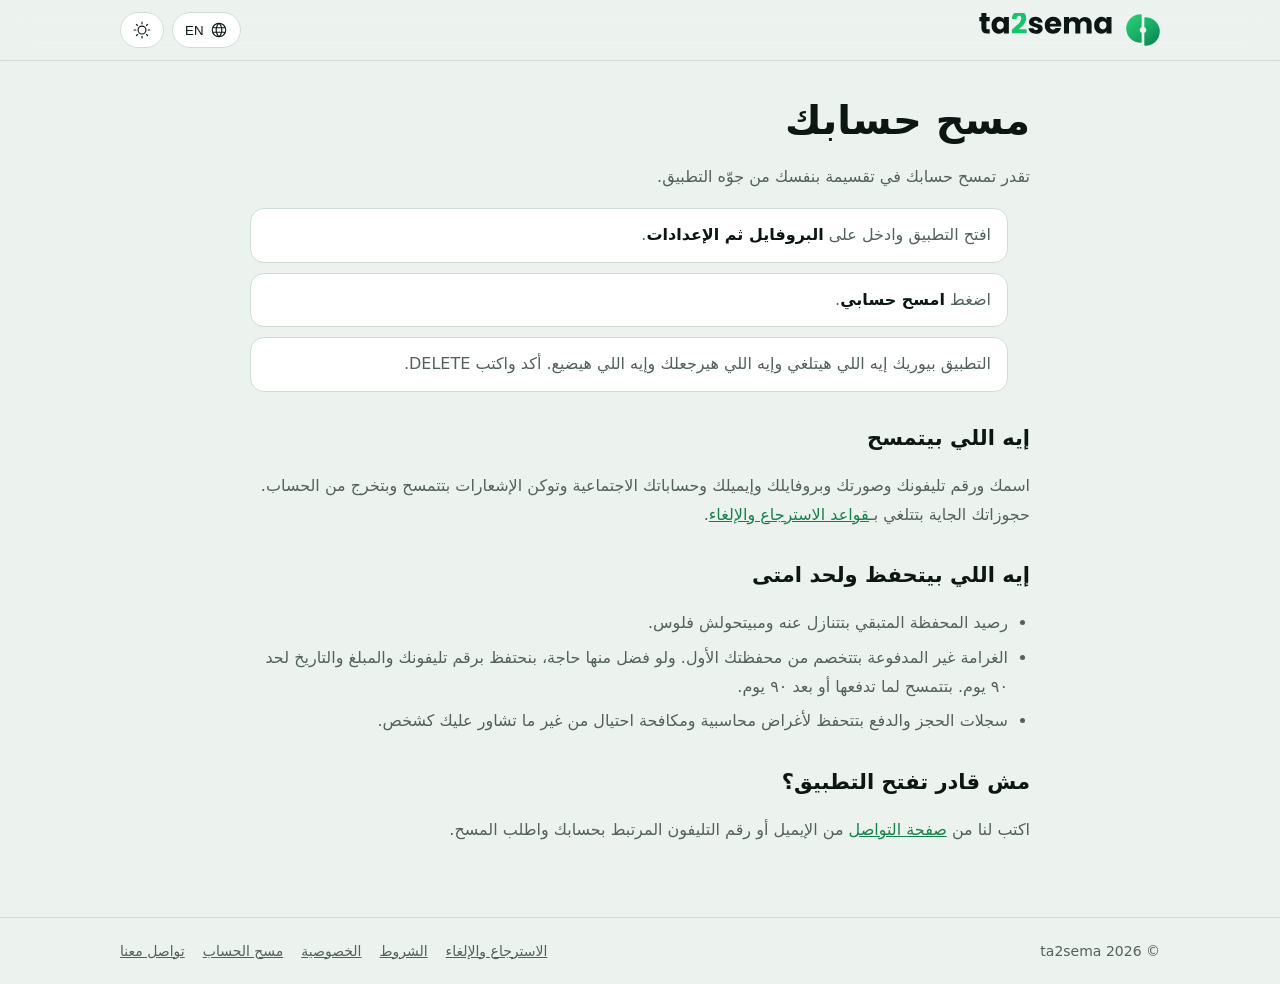
<file: delete-account.html>
<!doctype html>
<html lang="ar" dir="rtl"><head><meta charset="utf-8">
<meta name="viewport" content="width=device-width,initial-scale=1">
<title>Delete your account | ta2sema</title>
<meta name="description" content="احجز ملعب كورة أو بادل واتلعب. ta2sema: book football and padel pitches.">
<meta name="theme-color" content="#080D11">
<link rel="icon" href="favicon.svg" type="image/svg+xml">
<link rel="stylesheet" href="style.css">
<script>try{var m=localStorage.getItem('t2s-theme');if(!m)m=matchMedia('(prefers-color-scheme: light)').matches?'light':'dark';document.documentElement.dataset.theme=m;var l=localStorage.getItem('t2s-lang')||'ar';document.documentElement.lang=l;document.documentElement.dir=l==='ar'?'rtl':'ltr'}catch(e){}</script>
</head><body><header class="top"><div class="wrap bar">
<a class="brand" href="index.html" aria-label="ta2sema"><svg class="mark" viewBox="76 92 360 360" aria-hidden="true"><defs><linearGradient id="g" gradientUnits="userSpaceOnUse" x1="106" y1="74" x2="406" y2="470"><stop offset="0" stop-color="#2AD579"/><stop offset=".52" stop-color="#18AD66"/><stop offset="1" stop-color="#097D50"/></linearGradient></defs><path d="M 242.00 106.65 A 150 150 0 1 0 242.00 405.35 L 242.00 304.08 A 35 35 0 0 1 242.00 239.92 Z" fill="url(#g)"/><path d="M 270.00 138.65 A 150 150 0 1 1 270.00 437.35 L 270.00 304.08 A 35 35 0 0 0 270.00 239.92 Z" fill="url(#g)"/></svg><span class="bn"><svg class="wm" viewBox="30 100 800 150" role="img" aria-label="ta2sema"><g transform="translate(40.0 218.5)"><path d="M63.410000000000004 -24.650000000000002V0.0H48.620000000000005Q32.81 0.0 23.970000000000002 -7.735Q15.13 -15.47 15.13 -32.980000000000004V-70.72H3.5700000000000003V-94.86000000000001H15.13V-117.98H44.2V-94.86000000000001H63.24V-70.72H44.2V-32.64Q44.2 -28.39 46.24 -26.520000000000003Q48.28 -24.650000000000002 53.040000000000006 -24.650000000000002Z M115.60000000000002 -96.22000000000001Q125.63000000000002 -96.22000000000001 133.19500000000002 -92.14000000000001Q140.76000000000002 -88.06 144.84000000000003 -81.43V-94.86000000000001H173.91000000000003V0.0H144.84000000000003V-13.430000000000001Q140.59000000000003 -6.800000000000001 133.02500000000003 -2.72Q125.46000000000001 1.36 115.43 1.36Q103.87 1.36 94.35000000000001 -4.675000000000001Q84.83000000000001 -10.71 79.305 -21.845000000000002Q73.78000000000002 -32.980000000000004 73.78000000000002 -47.6Q73.78000000000002 -62.220000000000006 79.305 -73.27000000000001Q84.83000000000001 -84.32000000000001 94.35000000000001 -90.27000000000001Q103.87 -96.22000000000001 115.60000000000002 -96.22000000000001ZM124.10000000000002 -70.89Q115.43 -70.89 109.39500000000001 -64.685Q103.36000000000001 -58.480000000000004 103.36000000000001 -47.6Q103.36000000000001 -36.720000000000006 109.39500000000001 -30.345000000000006Q115.43 -23.970000000000002 124.10000000000002 -23.970000000000002Q132.77 -23.970000000000002 138.805 -30.260000000000005Q144.84000000000003 -36.550000000000004 144.84000000000003 -47.43000000000001Q144.84000000000003 -58.31 138.805 -64.6Q132.77 -70.89 124.10000000000002 -70.89Z" fill="currentColor"/></g><g transform="translate(40.0 218.5)"><path d="M196.35000000000002 -27.540000000000003Q213.01000000000002 -41.31 222.615 -50.150000000000006Q232.22000000000003 -58.99 238.85000000000002 -68.68Q245.48000000000002 -78.37 245.48000000000002 -87.55000000000001Q245.48000000000002 -94.52000000000001 242.25000000000003 -98.43Q239.02000000000004 -102.34 232.56000000000003 -102.34Q226.10000000000002 -102.34 222.44500000000002 -97.495Q218.79000000000002 -92.65 218.79000000000002 -83.81H190.74Q191.08 -98.26 196.94500000000002 -107.95000000000002Q202.81000000000003 -117.64000000000001 212.41500000000002 -122.23000000000002Q222.02 -126.82000000000001 233.75000000000003 -126.82000000000001Q253.98000000000002 -126.82000000000001 264.265 -116.45000000000002Q274.55 -106.08000000000001 274.55 -89.42Q274.55 -71.23 262.14 -55.675000000000004Q249.73000000000002 -40.120000000000005 230.52 -25.330000000000002H276.42V-1.7000000000000002H191.08V-23.290000000000003Q196.86 -27.880000000000003 196.35000000000002 -27.540000000000003Z" fill="#16C46C"/></g><g transform="translate(40.0 218.5)"><path d="M286.96000000000004 -31.110000000000003H315.69000000000005Q316.20000000000005 -26.180000000000003 320.28000000000003 -23.120000000000005Q324.36 -20.060000000000002 330.31000000000006 -20.060000000000002Q335.75000000000006 -20.060000000000002 338.725 -22.185000000000002Q341.70000000000005 -24.310000000000002 341.70000000000005 -27.71Q341.70000000000005 -31.790000000000003 337.45000000000005 -33.745000000000005Q333.20000000000005 -35.7 323.68000000000006 -38.080000000000005Q313.48 -40.46 306.68000000000006 -43.095Q299.88000000000005 -45.730000000000004 294.95000000000005 -51.425000000000004Q290.02000000000004 -57.120000000000005 290.02000000000004 -66.81Q290.02000000000004 -74.97 294.52500000000003 -81.685Q299.03000000000003 -88.4 307.785 -92.31Q316.54 -96.22000000000001 328.61 -96.22000000000001Q346.46000000000004 -96.22000000000001 356.745 -87.38000000000001Q367.03000000000003 -78.54 368.56000000000006 -63.92H341.70000000000005Q341.02000000000004 -68.85000000000001 337.365 -71.74000000000001Q333.71000000000004 -74.63000000000001 327.76000000000005 -74.63000000000001Q322.66 -74.63000000000001 319.94000000000005 -72.67500000000001Q317.22 -70.72 317.22 -67.32000000000001Q317.22 -63.24 321.55500000000006 -61.2Q325.89000000000004 -59.160000000000004 335.07000000000005 -57.120000000000005Q345.61 -54.400000000000006 352.24 -51.765Q358.87000000000006 -49.13 363.88500000000005 -43.265Q368.90000000000003 -37.400000000000006 369.07000000000005 -27.540000000000003Q369.07000000000005 -19.21 364.39500000000004 -12.665000000000001Q359.72 -6.12 350.96500000000003 -2.38Q342.21000000000004 1.36 330.65000000000003 1.36Q318.24000000000007 1.36 308.55000000000007 -2.89Q298.86 -7.140000000000001 293.25 -14.535000000000002Q287.64000000000004 -21.930000000000003 286.96000000000004 -31.110000000000003Z M475.83000000000004 -40.46H410.0400000000001Q410.72 -31.62 415.735 -26.945Q420.75000000000006 -22.270000000000003 428.06000000000006 -22.270000000000003Q438.94000000000005 -22.270000000000003 443.19000000000005 -31.450000000000003H474.13000000000005Q471.75000000000006 -22.1 465.5450000000001 -14.620000000000001Q459.34000000000003 -7.140000000000001 449.99 -2.89Q440.64000000000004 1.36 429.08000000000004 1.36Q415.14000000000004 1.36 404.26000000000005 -4.590000000000001Q393.38000000000005 -10.540000000000001 387.26000000000005 -21.59Q381.14000000000004 -32.64 381.14000000000004 -47.43000000000001Q381.14000000000004 -62.220000000000006 387.17500000000007 -73.27000000000001Q393.21000000000004 -84.32000000000001 404.09000000000003 -90.27000000000001Q414.97 -96.22000000000001 429.08000000000004 -96.22000000000001Q442.85 -96.22000000000001 453.56000000000006 -90.44000000000001Q464.27000000000004 -84.66000000000001 470.30500000000006 -73.95Q476.34000000000003 -63.24 476.34000000000003 -48.96Q476.34000000000003 -44.88 475.83000000000004 -40.46ZM446.59000000000003 -56.61000000000001Q446.59000000000003 -64.09 441.49 -68.51Q436.39000000000004 -72.93 428.74000000000007 -72.93Q421.43000000000006 -72.93 416.4150000000001 -68.68Q411.40000000000003 -64.43 410.21000000000004 -56.61000000000001Z M651.27 -55.42V0.0H622.37V-51.510000000000005Q622.37 -60.690000000000005 617.5250000000001 -65.705Q612.6800000000001 -70.72 604.1800000000001 -70.72Q595.6800000000001 -70.72 590.835 -65.705Q585.99 -60.690000000000005 585.99 -51.510000000000005V0.0H557.09V-51.510000000000005Q557.09 -60.690000000000005 552.2450000000001 -65.705Q547.4000000000001 -70.72 538.9 -70.72Q530.4 -70.72 525.5550000000001 -65.705Q520.71 -60.690000000000005 520.71 -51.510000000000005V0.0H491.64000000000004V-94.86000000000001H520.71V-82.96000000000001Q525.13 -88.91000000000001 532.27 -92.39500000000001Q539.4100000000001 -95.88000000000001 548.4200000000001 -95.88000000000001Q559.13 -95.88000000000001 567.5450000000001 -91.29Q575.96 -86.7 580.72 -78.2Q585.6500000000001 -86.02000000000001 594.1500000000001 -90.95000000000002Q602.6500000000001 -95.88000000000001 612.6800000000001 -95.88000000000001Q630.36 -95.88000000000001 640.815 -85.17000000000002Q651.27 -74.46000000000001 651.27 -55.42Z M707.71 -96.22000000000001Q717.74 -96.22000000000001 725.3050000000001 -92.14000000000001Q732.87 -88.06 736.95 -81.43V-94.86000000000001H766.02V0.0H736.95V-13.430000000000001Q732.7 -6.800000000000001 725.135 -2.72Q717.57 1.36 707.54 1.36Q695.98 1.36 686.46 -4.675000000000001Q676.9399999999999 -10.71 671.415 -21.845000000000002Q665.89 -32.980000000000004 665.89 -47.6Q665.89 -62.220000000000006 671.415 -73.27000000000001Q676.9399999999999 -84.32000000000001 686.46 -90.27000000000001Q695.98 -96.22000000000001 707.71 -96.22000000000001ZM716.21 -70.89Q707.54 -70.89 701.505 -64.685Q695.47 -58.480000000000004 695.47 -47.6Q695.47 -36.720000000000006 701.505 -30.345000000000006Q707.54 -23.970000000000002 716.21 -23.970000000000002Q724.88 -23.970000000000002 730.915 -30.260000000000005Q736.95 -36.550000000000004 736.95 -47.43000000000001Q736.95 -58.31 730.915 -64.6Q724.88 -70.89 716.21 -70.89Z" fill="currentColor"/></g></svg></span></a>
<div class="tools">
<button id="lang" class="chip" type="button" aria-label="Language"><svg class="ic" viewBox="0 0 256 256" fill="currentColor" aria-hidden="true">
      <path d="M128 24a104 104 0 1 0 104 104A104.12 104.12 0 0 0 128 24m88 104a87.6 87.6 0 0 1-3.33 24h-38.51a157.4 157.4 0 0 0 0-48h38.51a87.6 87.6 0 0 1 3.33 24m-114 40h52a115.1 115.1 0 0 1-26 45 115.3 115.3 0 0 1-26-45m-3.9-16a140.8 140.8 0 0 1 0-48h59.88a140.8 140.8 0 0 1 0 48ZM40 128a87.6 87.6 0 0 1 3.33-24h38.51a157.4 157.4 0 0 0 0 48H43.33A87.6 87.6 0 0 1 40 128m114-40h-52a115.1 115.1 0 0 1 26-45 115.3 115.3 0 0 1 26 45m52.33 0h-35.62a135.3 135.3 0 0 0-22.3-45.6A88.29 88.29 0 0 1 206.37 88Zm-98.74-45.6A135.3 135.3 0 0 0 85.29 88H49.63a88.29 88.29 0 0 1 57.96-45.6M49.63 168h35.66a135.3 135.3 0 0 0 22.3 45.6A88.29 88.29 0 0 1 49.63 168m98.78 45.6a135.3 135.3 0 0 0 22.3-45.6h35.66a88.29 88.29 0 0 1-57.96 45.6" />
    </svg><span id="langtxt">EN</span></button>
<button id="theme" class="chip" type="button" aria-label="Theme"><span class="sun"><svg class="ic" viewBox="0 0 256 256" fill="currentColor" aria-hidden="true">
      <path d="M120 40V16a8 8 0 0 1 16 0v24a8 8 0 0 1-16 0m72 88a64 64 0 1 1-64-64 64.07 64.07 0 0 1 64 64m-16 0a48 48 0 1 0-48 48 48.05 48.05 0 0 0 48-48M58.34 69.66a8 8 0 0 0 11.32-11.32l-16-16a8 8 0 0 0-11.32 11.32Zm0 116.68-16 16a8 8 0 0 0 11.32 11.32l16-16a8 8 0 0 0-11.32-11.32M192 72a8 8 0 0 0 5.66-2.34l16-16a8 8 0 0 0-11.32-11.32l-16 16A8 8 0 0 0 192 72m5.66 114.34a8 8 0 0 0-11.32 11.32l16 16a8 8 0 0 0 11.32-11.32ZM48 128a8 8 0 0 0-8-8H16a8 8 0 0 0 0 16h24a8 8 0 0 0 8-8m80 80a8 8 0 0 0-8 8v24a8 8 0 0 0 16 0v-24a8 8 0 0 0-8-8m112-88h-24a8 8 0 0 0 0 16h24a8 8 0 0 0 0-16" />
    </svg></span><span class="moon"><svg class="ic" viewBox="0 0 256 256" fill="currentColor" aria-hidden="true">
      <path d="M233.54 142.23a8 8 0 0 0-8-2 88.08 88.08 0 0 1-109.8-109.8 8 8 0 0 0-10-10 104.84 104.84 0 0 0-52.91 37A104 104 0 0 0 136 224a103.1 103.1 0 0 0 62.52-20.88 104.84 104.84 0 0 0 37-52.91 8 8 0 0 0-1.98-7.98m-44.64 48.11A88 88 0 0 1 65.66 67.11a89 89 0 0 1 31.4-26A106 106 0 0 0 96 56a104.11 104.11 0 0 0 104 104 106 106 0 0 0 14.92-1.06 89 89 0 0 1-26.02 31.4" />
    </svg></span></button>
</div></div></header>
<main class="doc"><div class="wrap narrow"><h1 data-ar="مسح حسابك" data-en="Delete your account">مسح حسابك</h1>
<div class="body en" lang="en" dir="ltr"><p>You can delete your ta2sema account yourself, inside the app.</p>
<ol class="steps"><li>Open the app and go to <b>Profile, then Settings</b>.</li><li>Tap <b>Delete my account</b>.</li><li>The app shows what will be cancelled, refunded and lost. Confirm and type DELETE.</li></ol>
<h2>What is deleted</h2><p>Your name, phone number, photo, profile, email, social accounts and notification tokens are erased and you are signed out. Your upcoming bookings are cancelled under the <a href="refunds.html">refund and cancellation rules</a>.</p>
<h2>What is kept, and for how long</h2><ul><li>Wallet credit left is given up and is not paid out.</li><li>An unpaid fine is first taken from your wallet. If some is still unpaid, we keep your phone number, the unpaid amount and the date for up to 90 days. This is removed when you pay it or after 90 days.</li><li>Booking and payment records are kept for accounting and fraud prevention without pointing at you as a person.</li></ul>
<h2>Cannot open the app?</h2><p>Write to us from the <a href="contact.html">contact page</a> from the email address or phone number linked to your account, and ask us to delete it.</p></div><div class="body ar" lang="ar" dir="rtl"><p>تقدر تمسح حسابك في تقسيمة بنفسك من جوّه التطبيق.</p>
<ol class="steps"><li>افتح التطبيق وادخل على <b>البروفايل ثم الإعدادات</b>.</li><li>اضغط <b>امسح حسابي</b>.</li><li>التطبيق بيوريك إيه اللي هيتلغي وإيه اللي هيرجعلك وإيه اللي هيضيع. أكد واكتب DELETE.</li></ol>
<h2>إيه اللي بيتمسح</h2><p>اسمك ورقم تليفونك وصورتك وبروفايلك وإيميلك وحساباتك الاجتماعية وتوكن الإشعارات بتتمسح وبتخرج من الحساب. حجوزاتك الجاية بتتلغي بـ<a href="refunds.html">قواعد الاسترجاع والإلغاء</a>.</p>
<h2>إيه اللي بيتحفظ ولحد امتى</h2><ul><li>رصيد المحفظة المتبقي بتتنازل عنه ومبيتحولش فلوس.</li><li>الغرامة غير المدفوعة بتتخصم من محفظتك الأول. ولو فضل منها حاجة، بنحتفظ برقم تليفونك والمبلغ والتاريخ لحد ٩٠ يوم. بتتمسح لما تدفعها أو بعد ٩٠ يوم.</li><li>سجلات الحجز والدفع بتتحفظ لأغراض محاسبية ومكافحة احتيال من غير ما تشاور عليك كشخص.</li></ul>
<h2>مش قادر تفتح التطبيق؟</h2><p>اكتب لنا من <a href="contact.html">صفحة التواصل</a> من الإيميل أو رقم التليفون المرتبط بحسابك واطلب المسح.</p></div></div></main>
<footer><div class="wrap foot"><span>© <span id="yr"></span> ta2sema</span><nav><a href="refunds.html" data-ar="الاسترجاع والإلغاء" data-en="Refunds and cancellation">الاسترجاع والإلغاء</a><a href="terms.html" data-ar="الشروط" data-en="Terms">الشروط</a><a href="privacy.html" data-ar="الخصوصية" data-en="Privacy">الخصوصية</a><a href="delete-account.html" data-ar="مسح الحساب" data-en="Delete account">مسح الحساب</a><a href="contact.html" data-ar="تواصل معنا" data-en="Contact">تواصل معنا</a></nav></div></footer>
<script src="config.js"></script><script src="app.js"></script>
</body></html>
</file>
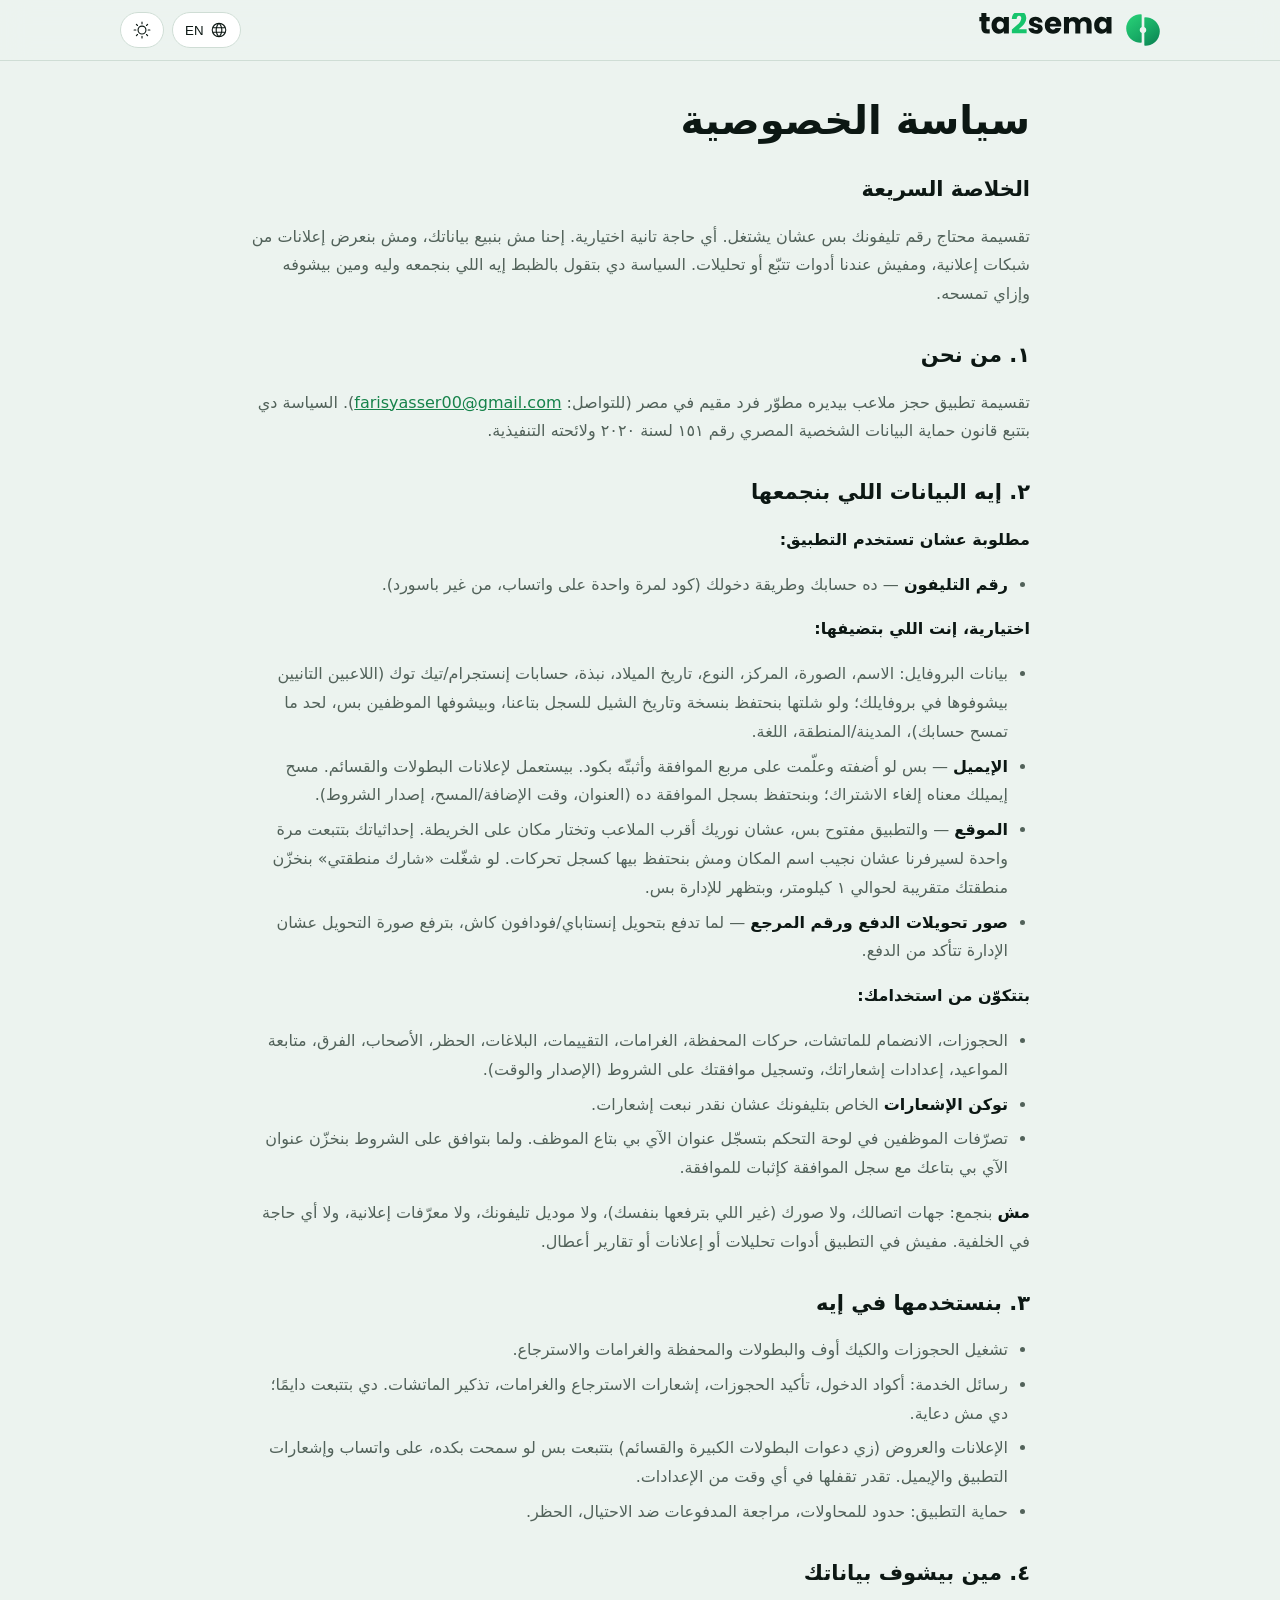
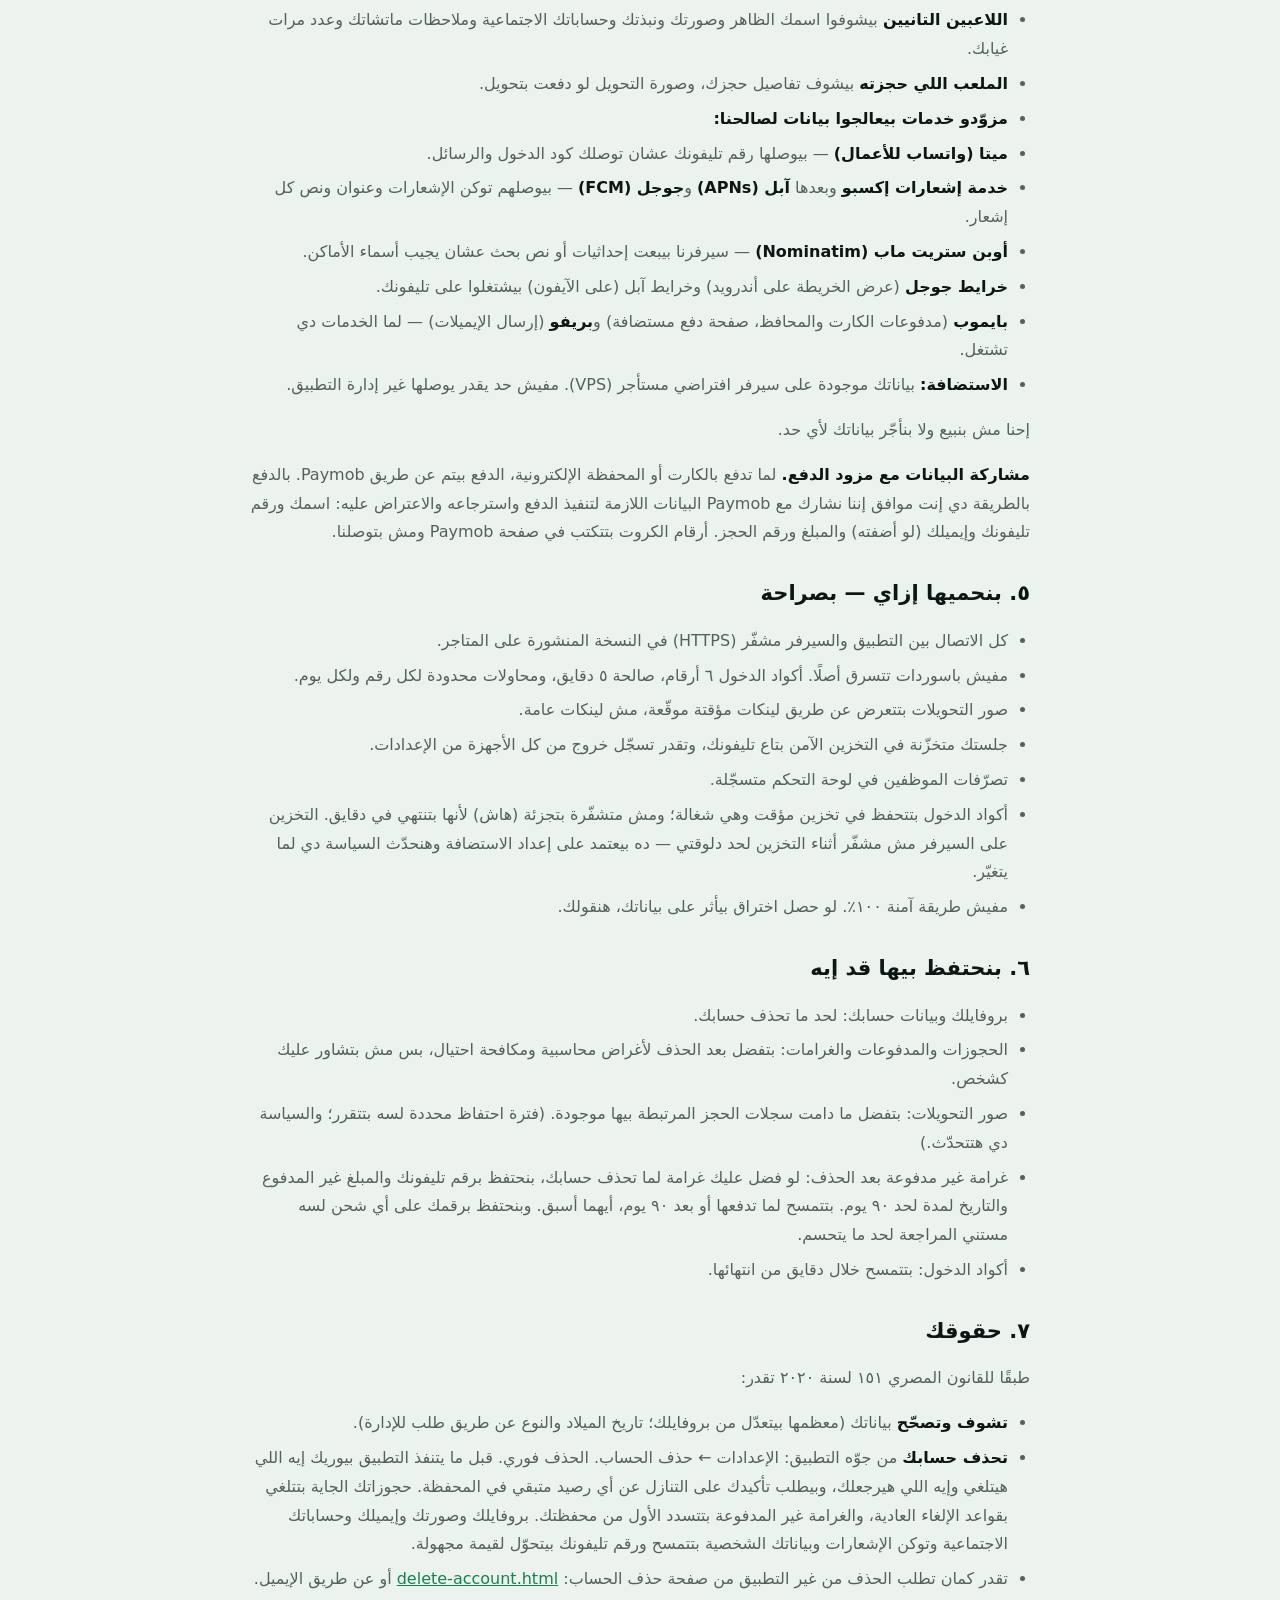
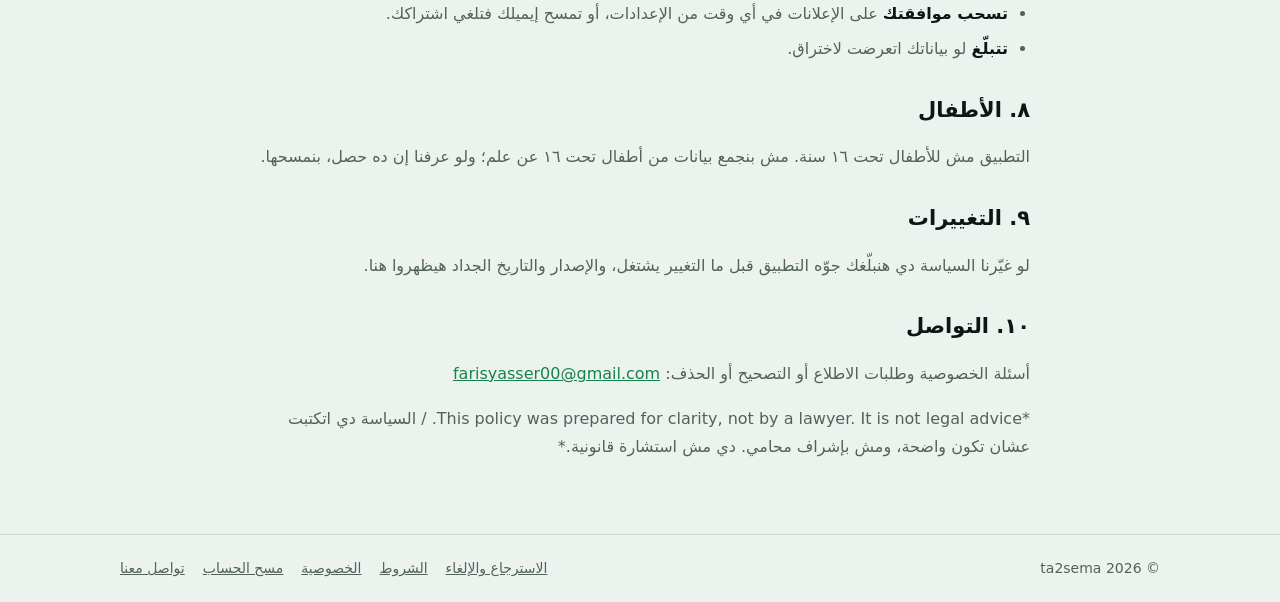
<file: privacy.html>
<!doctype html>
<html lang="ar" dir="rtl"><head><meta charset="utf-8">
<meta name="viewport" content="width=device-width,initial-scale=1">
<title>Privacy policy | ta2sema</title>
<meta name="description" content="احجز ملعب كورة أو بادل واتلعب. ta2sema: book football and padel pitches.">
<meta name="theme-color" content="#080D11">
<link rel="icon" href="favicon.svg" type="image/svg+xml">
<link rel="stylesheet" href="style.css">
<script>try{var m=localStorage.getItem('t2s-theme');if(!m)m=matchMedia('(prefers-color-scheme: light)').matches?'light':'dark';document.documentElement.dataset.theme=m;var l=localStorage.getItem('t2s-lang')||'ar';document.documentElement.lang=l;document.documentElement.dir=l==='ar'?'rtl':'ltr'}catch(e){}</script>
</head><body><header class="top"><div class="wrap bar">
<a class="brand" href="index.html" aria-label="ta2sema"><svg class="mark" viewBox="76 92 360 360" aria-hidden="true"><defs><linearGradient id="g" gradientUnits="userSpaceOnUse" x1="106" y1="74" x2="406" y2="470"><stop offset="0" stop-color="#2AD579"/><stop offset=".52" stop-color="#18AD66"/><stop offset="1" stop-color="#097D50"/></linearGradient></defs><path d="M 242.00 106.65 A 150 150 0 1 0 242.00 405.35 L 242.00 304.08 A 35 35 0 0 1 242.00 239.92 Z" fill="url(#g)"/><path d="M 270.00 138.65 A 150 150 0 1 1 270.00 437.35 L 270.00 304.08 A 35 35 0 0 0 270.00 239.92 Z" fill="url(#g)"/></svg><span class="bn"><svg class="wm" viewBox="30 100 800 150" role="img" aria-label="ta2sema"><g transform="translate(40.0 218.5)"><path d="M63.410000000000004 -24.650000000000002V0.0H48.620000000000005Q32.81 0.0 23.970000000000002 -7.735Q15.13 -15.47 15.13 -32.980000000000004V-70.72H3.5700000000000003V-94.86000000000001H15.13V-117.98H44.2V-94.86000000000001H63.24V-70.72H44.2V-32.64Q44.2 -28.39 46.24 -26.520000000000003Q48.28 -24.650000000000002 53.040000000000006 -24.650000000000002Z M115.60000000000002 -96.22000000000001Q125.63000000000002 -96.22000000000001 133.19500000000002 -92.14000000000001Q140.76000000000002 -88.06 144.84000000000003 -81.43V-94.86000000000001H173.91000000000003V0.0H144.84000000000003V-13.430000000000001Q140.59000000000003 -6.800000000000001 133.02500000000003 -2.72Q125.46000000000001 1.36 115.43 1.36Q103.87 1.36 94.35000000000001 -4.675000000000001Q84.83000000000001 -10.71 79.305 -21.845000000000002Q73.78000000000002 -32.980000000000004 73.78000000000002 -47.6Q73.78000000000002 -62.220000000000006 79.305 -73.27000000000001Q84.83000000000001 -84.32000000000001 94.35000000000001 -90.27000000000001Q103.87 -96.22000000000001 115.60000000000002 -96.22000000000001ZM124.10000000000002 -70.89Q115.43 -70.89 109.39500000000001 -64.685Q103.36000000000001 -58.480000000000004 103.36000000000001 -47.6Q103.36000000000001 -36.720000000000006 109.39500000000001 -30.345000000000006Q115.43 -23.970000000000002 124.10000000000002 -23.970000000000002Q132.77 -23.970000000000002 138.805 -30.260000000000005Q144.84000000000003 -36.550000000000004 144.84000000000003 -47.43000000000001Q144.84000000000003 -58.31 138.805 -64.6Q132.77 -70.89 124.10000000000002 -70.89Z" fill="currentColor"/></g><g transform="translate(40.0 218.5)"><path d="M196.35000000000002 -27.540000000000003Q213.01000000000002 -41.31 222.615 -50.150000000000006Q232.22000000000003 -58.99 238.85000000000002 -68.68Q245.48000000000002 -78.37 245.48000000000002 -87.55000000000001Q245.48000000000002 -94.52000000000001 242.25000000000003 -98.43Q239.02000000000004 -102.34 232.56000000000003 -102.34Q226.10000000000002 -102.34 222.44500000000002 -97.495Q218.79000000000002 -92.65 218.79000000000002 -83.81H190.74Q191.08 -98.26 196.94500000000002 -107.95000000000002Q202.81000000000003 -117.64000000000001 212.41500000000002 -122.23000000000002Q222.02 -126.82000000000001 233.75000000000003 -126.82000000000001Q253.98000000000002 -126.82000000000001 264.265 -116.45000000000002Q274.55 -106.08000000000001 274.55 -89.42Q274.55 -71.23 262.14 -55.675000000000004Q249.73000000000002 -40.120000000000005 230.52 -25.330000000000002H276.42V-1.7000000000000002H191.08V-23.290000000000003Q196.86 -27.880000000000003 196.35000000000002 -27.540000000000003Z" fill="#16C46C"/></g><g transform="translate(40.0 218.5)"><path d="M286.96000000000004 -31.110000000000003H315.69000000000005Q316.20000000000005 -26.180000000000003 320.28000000000003 -23.120000000000005Q324.36 -20.060000000000002 330.31000000000006 -20.060000000000002Q335.75000000000006 -20.060000000000002 338.725 -22.185000000000002Q341.70000000000005 -24.310000000000002 341.70000000000005 -27.71Q341.70000000000005 -31.790000000000003 337.45000000000005 -33.745000000000005Q333.20000000000005 -35.7 323.68000000000006 -38.080000000000005Q313.48 -40.46 306.68000000000006 -43.095Q299.88000000000005 -45.730000000000004 294.95000000000005 -51.425000000000004Q290.02000000000004 -57.120000000000005 290.02000000000004 -66.81Q290.02000000000004 -74.97 294.52500000000003 -81.685Q299.03000000000003 -88.4 307.785 -92.31Q316.54 -96.22000000000001 328.61 -96.22000000000001Q346.46000000000004 -96.22000000000001 356.745 -87.38000000000001Q367.03000000000003 -78.54 368.56000000000006 -63.92H341.70000000000005Q341.02000000000004 -68.85000000000001 337.365 -71.74000000000001Q333.71000000000004 -74.63000000000001 327.76000000000005 -74.63000000000001Q322.66 -74.63000000000001 319.94000000000005 -72.67500000000001Q317.22 -70.72 317.22 -67.32000000000001Q317.22 -63.24 321.55500000000006 -61.2Q325.89000000000004 -59.160000000000004 335.07000000000005 -57.120000000000005Q345.61 -54.400000000000006 352.24 -51.765Q358.87000000000006 -49.13 363.88500000000005 -43.265Q368.90000000000003 -37.400000000000006 369.07000000000005 -27.540000000000003Q369.07000000000005 -19.21 364.39500000000004 -12.665000000000001Q359.72 -6.12 350.96500000000003 -2.38Q342.21000000000004 1.36 330.65000000000003 1.36Q318.24000000000007 1.36 308.55000000000007 -2.89Q298.86 -7.140000000000001 293.25 -14.535000000000002Q287.64000000000004 -21.930000000000003 286.96000000000004 -31.110000000000003Z M475.83000000000004 -40.46H410.0400000000001Q410.72 -31.62 415.735 -26.945Q420.75000000000006 -22.270000000000003 428.06000000000006 -22.270000000000003Q438.94000000000005 -22.270000000000003 443.19000000000005 -31.450000000000003H474.13000000000005Q471.75000000000006 -22.1 465.5450000000001 -14.620000000000001Q459.34000000000003 -7.140000000000001 449.99 -2.89Q440.64000000000004 1.36 429.08000000000004 1.36Q415.14000000000004 1.36 404.26000000000005 -4.590000000000001Q393.38000000000005 -10.540000000000001 387.26000000000005 -21.59Q381.14000000000004 -32.64 381.14000000000004 -47.43000000000001Q381.14000000000004 -62.220000000000006 387.17500000000007 -73.27000000000001Q393.21000000000004 -84.32000000000001 404.09000000000003 -90.27000000000001Q414.97 -96.22000000000001 429.08000000000004 -96.22000000000001Q442.85 -96.22000000000001 453.56000000000006 -90.44000000000001Q464.27000000000004 -84.66000000000001 470.30500000000006 -73.95Q476.34000000000003 -63.24 476.34000000000003 -48.96Q476.34000000000003 -44.88 475.83000000000004 -40.46ZM446.59000000000003 -56.61000000000001Q446.59000000000003 -64.09 441.49 -68.51Q436.39000000000004 -72.93 428.74000000000007 -72.93Q421.43000000000006 -72.93 416.4150000000001 -68.68Q411.40000000000003 -64.43 410.21000000000004 -56.61000000000001Z M651.27 -55.42V0.0H622.37V-51.510000000000005Q622.37 -60.690000000000005 617.5250000000001 -65.705Q612.6800000000001 -70.72 604.1800000000001 -70.72Q595.6800000000001 -70.72 590.835 -65.705Q585.99 -60.690000000000005 585.99 -51.510000000000005V0.0H557.09V-51.510000000000005Q557.09 -60.690000000000005 552.2450000000001 -65.705Q547.4000000000001 -70.72 538.9 -70.72Q530.4 -70.72 525.5550000000001 -65.705Q520.71 -60.690000000000005 520.71 -51.510000000000005V0.0H491.64000000000004V-94.86000000000001H520.71V-82.96000000000001Q525.13 -88.91000000000001 532.27 -92.39500000000001Q539.4100000000001 -95.88000000000001 548.4200000000001 -95.88000000000001Q559.13 -95.88000000000001 567.5450000000001 -91.29Q575.96 -86.7 580.72 -78.2Q585.6500000000001 -86.02000000000001 594.1500000000001 -90.95000000000002Q602.6500000000001 -95.88000000000001 612.6800000000001 -95.88000000000001Q630.36 -95.88000000000001 640.815 -85.17000000000002Q651.27 -74.46000000000001 651.27 -55.42Z M707.71 -96.22000000000001Q717.74 -96.22000000000001 725.3050000000001 -92.14000000000001Q732.87 -88.06 736.95 -81.43V-94.86000000000001H766.02V0.0H736.95V-13.430000000000001Q732.7 -6.800000000000001 725.135 -2.72Q717.57 1.36 707.54 1.36Q695.98 1.36 686.46 -4.675000000000001Q676.9399999999999 -10.71 671.415 -21.845000000000002Q665.89 -32.980000000000004 665.89 -47.6Q665.89 -62.220000000000006 671.415 -73.27000000000001Q676.9399999999999 -84.32000000000001 686.46 -90.27000000000001Q695.98 -96.22000000000001 707.71 -96.22000000000001ZM716.21 -70.89Q707.54 -70.89 701.505 -64.685Q695.47 -58.480000000000004 695.47 -47.6Q695.47 -36.720000000000006 701.505 -30.345000000000006Q707.54 -23.970000000000002 716.21 -23.970000000000002Q724.88 -23.970000000000002 730.915 -30.260000000000005Q736.95 -36.550000000000004 736.95 -47.43000000000001Q736.95 -58.31 730.915 -64.6Q724.88 -70.89 716.21 -70.89Z" fill="currentColor"/></g></svg></span></a>
<div class="tools">
<button id="lang" class="chip" type="button" aria-label="Language"><svg class="ic" viewBox="0 0 256 256" fill="currentColor" aria-hidden="true">
      <path d="M128 24a104 104 0 1 0 104 104A104.12 104.12 0 0 0 128 24m88 104a87.6 87.6 0 0 1-3.33 24h-38.51a157.4 157.4 0 0 0 0-48h38.51a87.6 87.6 0 0 1 3.33 24m-114 40h52a115.1 115.1 0 0 1-26 45 115.3 115.3 0 0 1-26-45m-3.9-16a140.8 140.8 0 0 1 0-48h59.88a140.8 140.8 0 0 1 0 48ZM40 128a87.6 87.6 0 0 1 3.33-24h38.51a157.4 157.4 0 0 0 0 48H43.33A87.6 87.6 0 0 1 40 128m114-40h-52a115.1 115.1 0 0 1 26-45 115.3 115.3 0 0 1 26 45m52.33 0h-35.62a135.3 135.3 0 0 0-22.3-45.6A88.29 88.29 0 0 1 206.37 88Zm-98.74-45.6A135.3 135.3 0 0 0 85.29 88H49.63a88.29 88.29 0 0 1 57.96-45.6M49.63 168h35.66a135.3 135.3 0 0 0 22.3 45.6A88.29 88.29 0 0 1 49.63 168m98.78 45.6a135.3 135.3 0 0 0 22.3-45.6h35.66a88.29 88.29 0 0 1-57.96 45.6" />
    </svg><span id="langtxt">EN</span></button>
<button id="theme" class="chip" type="button" aria-label="Theme"><span class="sun"><svg class="ic" viewBox="0 0 256 256" fill="currentColor" aria-hidden="true">
      <path d="M120 40V16a8 8 0 0 1 16 0v24a8 8 0 0 1-16 0m72 88a64 64 0 1 1-64-64 64.07 64.07 0 0 1 64 64m-16 0a48 48 0 1 0-48 48 48.05 48.05 0 0 0 48-48M58.34 69.66a8 8 0 0 0 11.32-11.32l-16-16a8 8 0 0 0-11.32 11.32Zm0 116.68-16 16a8 8 0 0 0 11.32 11.32l16-16a8 8 0 0 0-11.32-11.32M192 72a8 8 0 0 0 5.66-2.34l16-16a8 8 0 0 0-11.32-11.32l-16 16A8 8 0 0 0 192 72m5.66 114.34a8 8 0 0 0-11.32 11.32l16 16a8 8 0 0 0 11.32-11.32ZM48 128a8 8 0 0 0-8-8H16a8 8 0 0 0 0 16h24a8 8 0 0 0 8-8m80 80a8 8 0 0 0-8 8v24a8 8 0 0 0 16 0v-24a8 8 0 0 0-8-8m112-88h-24a8 8 0 0 0 0 16h24a8 8 0 0 0 0-16" />
    </svg></span><span class="moon"><svg class="ic" viewBox="0 0 256 256" fill="currentColor" aria-hidden="true">
      <path d="M233.54 142.23a8 8 0 0 0-8-2 88.08 88.08 0 0 1-109.8-109.8 8 8 0 0 0-10-10 104.84 104.84 0 0 0-52.91 37A104 104 0 0 0 136 224a103.1 103.1 0 0 0 62.52-20.88 104.84 104.84 0 0 0 37-52.91 8 8 0 0 0-1.98-7.98m-44.64 48.11A88 88 0 0 1 65.66 67.11a89 89 0 0 1 31.4-26A106 106 0 0 0 96 56a104.11 104.11 0 0 0 104 104 106 106 0 0 0 14.92-1.06 89 89 0 0 1-26.02 31.4" />
    </svg></span></button>
</div></div></header>
<main class="doc"><div class="wrap narrow"><h1 data-ar="سياسة الخصوصية" data-en="Privacy policy">سياسة الخصوصية</h1>
<div class="body en" lang="en" dir="ltr"><h2>The short version</h2>
<p>ta2sema needs only your phone number to work. Everything else is optional. We do not sell your data, we do not show ads from ad networks, and we do not run analytics or tracking SDKs. This policy says exactly what we collect, why, who sees it, and how to delete it.</p>
<h2>1. Who we are</h2>
<p>ta2sema is a pitch-booking app operated by an individual developer based in Egypt (contact: <a href="mailto:farisyasser00@gmail.com">farisyasser00@gmail.com</a>). This policy follows the Egyptian Personal Data Protection Law No. 151 of 2020 and its executive regulations.</p>
<h2>2. What we collect</h2>
<p><b>Required to use the app:</b></p>
<ul>
<li><b>Phone number</b> — your account and how you log in (one-time code on WhatsApp, no password).</li>
</ul>
<p><b>Optional, you choose to add them:</b></p>
<ul>
<li>Profile details: name, photo, position, gender, birth date, bio, Instagram/TikTok handles (other players can see them on your profile; if you remove one, we keep a copy and the removal date for our records, visible to our staff only, until you delete your account), city/area text, language.</li>
<li><b>Email address</b> — only if you add it, tick the consent box, and prove it with a code. Used for announcements about tournaments and vouchers. Removing your email unsubscribes you; we keep a log of that consent (address, when added/removed, terms version).</li>
<li><b>Location</b> — while the app is open only, to show you the nearest pitches and to pick a place on the map. Your coordinates are sent once to our server to look up a place name and are not kept as a GPS history. If you switch on "share my area", we store your area rounded to about 1 km, visible to admins only.</li>
<li><b>Payment screenshots and transfer reference</b> — when you pay by InstaPay/Vodafone Cash transfer, you upload a screenshot so staff can confirm the payment.</li>
</ul>
<p><b>Created by using the app:</b></p>
<ul>
<li>Bookings, match joins, wallet entries, fines, ratings, reports, blocks, friends, squads, slot watches, your notification settings, and your terms acceptance (version and time).</li>
<li>A <b>push token</b> for your phone so we can send notifications.</li>
<li>Staff actions in the management dashboard record the staff member's IP address. When you accept the terms we also store your IP address with the acceptance record, as proof of your consent.</li>
</ul>
<p>We do <b>not</b> collect: your contacts, your photos (except the ones you upload yourself), your device model, advertising IDs, or anything in the background. There are no analytics, advertising, or crash-reporting SDKs in the app.</p>
<h2>3. How we use it</h2>
<ul>
<li>Run bookings, kickoffs, tournaments, wallets, fines and refunds.</li>
<li>Send service messages: login codes, booking confirmations, refund/fine notices, match reminders. These are always sent; they are not marketing.</li>
<li>Send announcements and offers (like big tournament invitations and vouchers) only if you allow them, on WhatsApp, app notifications and email. You can turn them off any time in Settings.</li>
<li>Keep the app safe: rate limits, fraud checks on payments, bans.</li>
</ul>
<h2>4. Who sees your data</h2>
<ul>
<li><b>Other players</b> see your display name, photo, bio, social handles, match notes, and no-show count.</li>
<li><b>The venue you booked</b> sees your booking details, and your payment screenshot if you paid by transfer.</li>
<li><b>Service providers that process data for us:</b></li>
<li><b>Meta (WhatsApp Business Cloud API)</b> — receives your phone number to deliver the login code and messages.</li>
<li><b>Expo push service</b>, then <b>Apple (APNs)</b> and <b>Google (FCM)</b> — receive the push token, title and body of each notification.</li>
<li><b>OpenStreetMap Nominatim</b> — our server sends coordinates or a search text to look up place names.</li>
<li><b>Google Maps</b> (Android map display) and Apple Maps (iPhone map display) run on your phone.</li>
<li><b>Paymob</b> (card/wallet payments, hosted payment page) and <b>Brevo</b> (email delivery) — once these services are switched on.</li>
<li><b>Hosting:</b> your data lives on a rented virtual server (VPS). Only the app's admins can access it.</li>
</ul>
<p>We do not sell or rent your data to anyone.</p>
<p><b>Sharing data with our payment provider.</b> When you pay by card or mobile wallet, your payment is processed by Paymob. By paying this way you agree that we share the details needed to process, refund and dispute the payment with Paymob: your name, phone number, email (if you added one), the amount and the booking reference. Card numbers are entered on Paymob's page and never reach us.</p>
<h2>5. How we protect it — honestly</h2>
<ul>
<li>All traffic between the app and our server is encrypted (HTTPS) in the released store version.</li>
<li>There are no passwords to steal. Login codes are 6 digits, valid for 5 minutes, limited attempts per phone and per day.</li>
<li>Payment screenshots are served through short-lived signed links, not public URLs.</li>
<li>Your session lives in your phone's secure storage, and you can sign out of all devices from Settings.</li>
<li>Staff actions in the dashboard are logged.</li>
<li>One-time codes are kept in short-term storage while valid; they are not hashed (they expire in minutes). Storage on the server is not encrypted at rest today — that depends on our hosting setup and we will update this policy when it is.</li>
<li>No method is 100% secure. If a breach ever affects your data, we will tell you.</li>
</ul>
<h2>6. How long we keep it</h2>
<ul>
<li>Your profile and account data: until you delete your account.</li>
<li>Bookings, payments and fines: kept after deletion for accounting and fraud prevention, but they no longer point at you as a person.</li>
<li>Payment screenshots: kept as long as the related booking records exist. (A fixed retention period is being decided; this policy will be updated.)</li>
<li>Unpaid fine after deletion: if a fine is still unpaid when you delete your account, we keep your phone number, the unpaid amount and the date for up to 90 days. It is removed when you pay it or after 90 days, whichever comes first. We also keep your phone number on a top-up that is still waiting for review, until it is resolved.</li>
<li>Login codes: deleted within minutes of expiry.</li>
</ul>
<h2>7. Your rights</h2>
<p>Under Egyptian Law 151/2020 you can:</p>
<ul>
<li><b>See and correct</b> your data (most of it is editable in your profile; birth date and gender by admin request).</li>
<li><b>Delete your account</b> inside the app: Settings → Delete account. It is immediate. Before it runs, the app shows what will be cancelled and refunded, and asks you to confirm giving up any wallet credit left. Your upcoming bookings are cancelled under the normal cancellation rules, and an unpaid fine is first taken from your wallet. Your profile, photo, email, socials, push tokens and personal details are erased and your phone number is replaced by a placeholder.</li>
<li>You can also request deletion without the app through our account deletion page: <a href="delete-account.html">delete-account.html</a>  or by emailing us.</li>
<li><b>Withdraw consent</b> for announcements any time in Settings, or remove your email to unsubscribe.</li>
<li><b>Be notified</b> if your data is breached.</li>
</ul>
<h2>8. Children</h2>
<p>The app is not for children under 16. We do not knowingly collect data from children under 16; if we learn we have, we delete it.</p>
<h2>9. Changes</h2>
<p>If we change this policy we will tell you in the app before the change applies, and the new version and date will appear here.</p>
<h2>10. Contact</h2>
<p>Privacy questions, access, correction or deletion requests: <a href="mailto:farisyasser00@gmail.com">farisyasser00@gmail.com</a></p></div><div class="body ar" lang="ar" dir="rtl"><h2>الخلاصة السريعة</h2>
<p>تقسيمة محتاج رقم تليفونك بس عشان يشتغل. أي حاجة تانية اختيارية. إحنا مش بنبيع بياناتك، ومش بنعرض إعلانات من شبكات إعلانية، ومفيش عندنا أدوات تتبّع أو تحليلات. السياسة دي بتقول بالظبط إيه اللي بنجمعه وليه ومين بيشوفه وإزاي تمسحه.</p>
<h2>١. من نحن</h2>
<p>تقسيمة تطبيق حجز ملاعب بيديره مطوّر فرد مقيم في مصر (للتواصل: <a href="mailto:farisyasser00@gmail.com">farisyasser00@gmail.com</a>). السياسة دي بتتبع قانون حماية البيانات الشخصية المصري رقم ١٥١ لسنة ٢٠٢٠ ولائحته التنفيذية.</p>
<h2>٢. إيه البيانات اللي بنجمعها</h2>
<p><b>مطلوبة عشان تستخدم التطبيق:</b></p>
<ul>
<li><b>رقم التليفون</b> — ده حسابك وطريقة دخولك (كود لمرة واحدة على واتساب، من غير باسورد).</li>
</ul>
<p><b>اختيارية، إنت اللي بتضيفها:</b></p>
<ul>
<li>بيانات البروفايل: الاسم، الصورة، المركز، النوع، تاريخ الميلاد، نبذة، حسابات إنستجرام/تيك توك (اللاعبين التانيين بيشوفوها في بروفايلك؛ ولو شلتها بنحتفظ بنسخة وتاريخ الشيل للسجل بتاعنا، وبيشوفها الموظفين بس، لحد ما تمسح حسابك)، المدينة/المنطقة، اللغة.</li>
<li><b>الإيميل</b> — بس لو أضفته وعلّمت على مربع الموافقة وأثبتّه بكود. بيستعمل لإعلانات البطولات والقسائم. مسح إيميلك معناه إلغاء الاشتراك؛ وبنحتفظ بسجل الموافقة ده (العنوان، وقت الإضافة/المسح، إصدار الشروط).</li>
<li><b>الموقع</b> — والتطبيق مفتوح بس، عشان نوريك أقرب الملاعب وتختار مكان على الخريطة. إحداثياتك بتتبعت مرة واحدة لسيرفرنا عشان نجيب اسم المكان ومش بنحتفظ بيها كسجل تحركات. لو شغّلت «شارك منطقتي» بنخزّن منطقتك متقريبة لحوالي ١ كيلومتر، وبتظهر للإدارة بس.</li>
<li><b>صور تحويلات الدفع ورقم المرجع</b> — لما تدفع بتحويل إنستاباي/فودافون كاش، بترفع صورة التحويل عشان الإدارة تتأكد من الدفع.</li>
</ul>
<p><b>بتتكوّن من استخدامك:</b></p>
<ul>
<li>الحجوزات، الانضمام للماتشات، حركات المحفظة، الغرامات، التقييمات، البلاغات، الحظر، الأصحاب، الفرق، متابعة المواعيد، إعدادات إشعاراتك، وتسجيل موافقتك على الشروط (الإصدار والوقت).</li>
<li><b>توكن الإشعارات</b> الخاص بتليفونك عشان نقدر نبعت إشعارات.</li>
<li>تصرّفات الموظفين في لوحة التحكم بتسجّل عنوان الآي بي بتاع الموظف. ولما بتوافق على الشروط بنخزّن عنوان الآي بي بتاعك مع سجل الموافقة كإثبات للموافقة.</li>
</ul>
<p><b>مش</b> بنجمع: جهات اتصالك، ولا صورك (غير اللي بترفعها بنفسك)، ولا موديل تليفونك، ولا معرّفات إعلانية، ولا أي حاجة في الخلفية. مفيش في التطبيق أدوات تحليلات أو إعلانات أو تقارير أعطال.</p>
<h2>٣. بنستخدمها في إيه</h2>
<ul>
<li>تشغيل الحجوزات والكيك أوف والبطولات والمحفظة والغرامات والاسترجاع.</li>
<li>رسائل الخدمة: أكواد الدخول، تأكيد الحجوزات، إشعارات الاسترجاع والغرامات، تذكير الماتشات. دي بتتبعت دايمًا؛ دي مش دعاية.</li>
<li>الإعلانات والعروض (زي دعوات البطولات الكبيرة والقسائم) بتتبعت بس لو سمحت بكده، على واتساب وإشعارات التطبيق والإيميل. تقدر تقفلها في أي وقت من الإعدادات.</li>
<li>حماية التطبيق: حدود للمحاولات، مراجعة المدفوعات ضد الاحتيال، الحظر.</li>
</ul>
<h2>٤. مين بيشوف بياناتك</h2>
<ul>
<li><b>اللاعبين التانيين</b> بيشوفوا اسمك الظاهر وصورتك ونبذتك وحساباتك الاجتماعية وملاحظات ماتشاتك وعدد مرات غيابك.</li>
<li><b>الملعب اللي حجزته</b> بيشوف تفاصيل حجزك، وصورة التحويل لو دفعت بتحويل.</li>
<li><b>مزوّدو خدمات بيعالجوا بيانات لصالحنا:</b></li>
<li><b>ميتا (واتساب للأعمال)</b> — بيوصلها رقم تليفونك عشان توصلك كود الدخول والرسائل.</li>
<li><b>خدمة إشعارات إكسبو</b> وبعدها <b>آبل (APNs)</b> و<b>جوجل (FCM)</b> — بيوصلهم توكن الإشعارات وعنوان ونص كل إشعار.</li>
<li><b>أوبن ستريت ماب (Nominatim)</b> — سيرفرنا بيبعت إحداثيات أو نص بحث عشان يجيب أسماء الأماكن.</li>
<li><b>خرايط جوجل</b> (عرض الخريطة على أندرويد) وخرايط آبل (على الآيفون) بيشتغلوا على تليفونك.</li>
<li><b>بايموب</b> (مدفوعات الكارت والمحافظ، صفحة دفع مستضافة) و<b>بريفو</b> (إرسال الإيميلات) — لما الخدمات دي تشتغل.</li>
<li><b>الاستضافة:</b> بياناتك موجودة على سيرفر افتراضي مستأجر (VPS). مفيش حد يقدر يوصلها غير إدارة التطبيق.</li>
</ul>
<p>إحنا مش بنبيع ولا بنأجّر بياناتك لأي حد.</p>
<p><b>مشاركة البيانات مع مزود الدفع.</b> لما تدفع بالكارت أو المحفظة الإلكترونية، الدفع بيتم عن طريق Paymob. بالدفع بالطريقة دي إنت موافق إننا نشارك مع Paymob البيانات اللازمة لتنفيذ الدفع واسترجاعه والاعتراض عليه: اسمك ورقم تليفونك وإيميلك (لو أضفته) والمبلغ ورقم الحجز. أرقام الكروت بتتكتب في صفحة Paymob ومش بتوصلنا.</p>
<h2>٥. بنحميها إزاي — بصراحة</h2>
<ul>
<li>كل الاتصال بين التطبيق والسيرفر مشفّر (HTTPS) في النسخة المنشورة على المتاجر.</li>
<li>مفيش باسوردات تتسرق أصلًا. أكواد الدخول ٦ أرقام، صالحة ٥ دقايق، ومحاولات محدودة لكل رقم ولكل يوم.</li>
<li>صور التحويلات بتتعرض عن طريق لينكات مؤقتة موقّعة، مش لينكات عامة.</li>
<li>جلستك متخزّنة في التخزين الآمن بتاع تليفونك، وتقدر تسجّل خروج من كل الأجهزة من الإعدادات.</li>
<li>تصرّفات الموظفين في لوحة التحكم متسجّلة.</li>
<li>أكواد الدخول بتتحفظ في تخزين مؤقت وهي شغالة؛ ومش متشفّرة بتجزئة (هاش) لأنها بتنتهي في دقايق. التخزين على السيرفر مش مشفّر أثناء التخزين لحد دلوقتي — ده بيعتمد على إعداد الاستضافة وهنحدّث السياسة دي لما يتغيّر.</li>
<li>مفيش طريقة آمنة ١٠٠٪. لو حصل اختراق بيأثر على بياناتك، هنقولك.</li>
</ul>
<h2>٦. بنحتفظ بيها قد إيه</h2>
<ul>
<li>بروفايلك وبيانات حسابك: لحد ما تحذف حسابك.</li>
<li>الحجوزات والمدفوعات والغرامات: بتفضل بعد الحذف لأغراض محاسبية ومكافحة احتيال، بس مش بتشاور عليك كشخص.</li>
<li>صور التحويلات: بتفضل ما دامت سجلات الحجز المرتبطة بيها موجودة. (فترة احتفاظ محددة لسه بتتقرر؛ والسياسة دي هتتحدّث.)</li>
<li>غرامة غير مدفوعة بعد الحذف: لو فضل عليك غرامة لما تحذف حسابك، بنحتفظ برقم تليفونك والمبلغ غير المدفوع والتاريخ لمدة لحد ٩٠ يوم. بتتمسح لما تدفعها أو بعد ٩٠ يوم، أيهما أسبق. وبنحتفظ برقمك على أي شحن لسه مستني المراجعة لحد ما يتحسم.</li>
<li>أكواد الدخول: بتتمسح خلال دقايق من انتهائها.</li>
</ul>
<h2>٧. حقوقك</h2>
<p>طبقًا للقانون المصري ١٥١ لسنة ٢٠٢٠ تقدر:</p>
<ul>
<li><b>تشوف وتصحّح</b> بياناتك (معظمها بيتعدّل من بروفايلك؛ تاريخ الميلاد والنوع عن طريق طلب للإدارة).</li>
<li><b>تحذف حسابك</b> من جوّه التطبيق: الإعدادات ← حذف الحساب. الحذف فوري. قبل ما يتنفذ التطبيق بيوريك إيه اللي هيتلغي وإيه اللي هيرجعلك، وبيطلب تأكيدك على التنازل عن أي رصيد متبقي في المحفظة. حجوزاتك الجاية بتتلغي بقواعد الإلغاء العادية، والغرامة غير المدفوعة بتتسدد الأول من محفظتك. بروفايلك وصورتك وإيميلك وحساباتك الاجتماعية وتوكن الإشعارات وبياناتك الشخصية بتتمسح ورقم تليفونك بيتحوّل لقيمة مجهولة.</li>
<li>تقدر كمان تطلب الحذف من غير التطبيق من صفحة حذف الحساب: <a href="delete-account.html">delete-account.html</a>  أو عن طريق الإيميل.</li>
<li><b>تسحب موافقتك</b> على الإعلانات في أي وقت من الإعدادات، أو تمسح إيميلك فتلغي اشتراكك.</li>
<li><b>تتبلّغ</b> لو بياناتك اتعرضت لاختراق.</li>
</ul>
<h2>٨. الأطفال</h2>
<p>التطبيق مش للأطفال تحت ١٦ سنة. مش بنجمع بيانات من أطفال تحت ١٦ عن علم؛ ولو عرفنا إن ده حصل، بنمسحها.</p>
<h2>٩. التغييرات</h2>
<p>لو غيّرنا السياسة دي هنبلّغك جوّه التطبيق قبل ما التغيير يشتغل، والإصدار والتاريخ الجداد هيظهروا هنا.</p>
<h2>١٠. التواصل</h2>
<p>أسئلة الخصوصية وطلبات الاطلاع أو التصحيح أو الحذف: <a href="mailto:farisyasser00@gmail.com">farisyasser00@gmail.com</a></p>
<p>*This policy was prepared for clarity, not by a lawyer. It is not legal advice. / السياسة دي اتكتبت عشان تكون واضحة، ومش بإشراف محامي. دي مش استشارة قانونية.*</p></div></div></main>
<footer><div class="wrap foot"><span>© <span id="yr"></span> ta2sema</span><nav><a href="refunds.html" data-ar="الاسترجاع والإلغاء" data-en="Refunds and cancellation">الاسترجاع والإلغاء</a><a href="terms.html" data-ar="الشروط" data-en="Terms">الشروط</a><a href="privacy.html" data-ar="الخصوصية" data-en="Privacy">الخصوصية</a><a href="delete-account.html" data-ar="مسح الحساب" data-en="Delete account">مسح الحساب</a><a href="contact.html" data-ar="تواصل معنا" data-en="Contact">تواصل معنا</a></nav></div></footer>
<script src="config.js"></script><script src="app.js"></script>
</body></html>
</file>
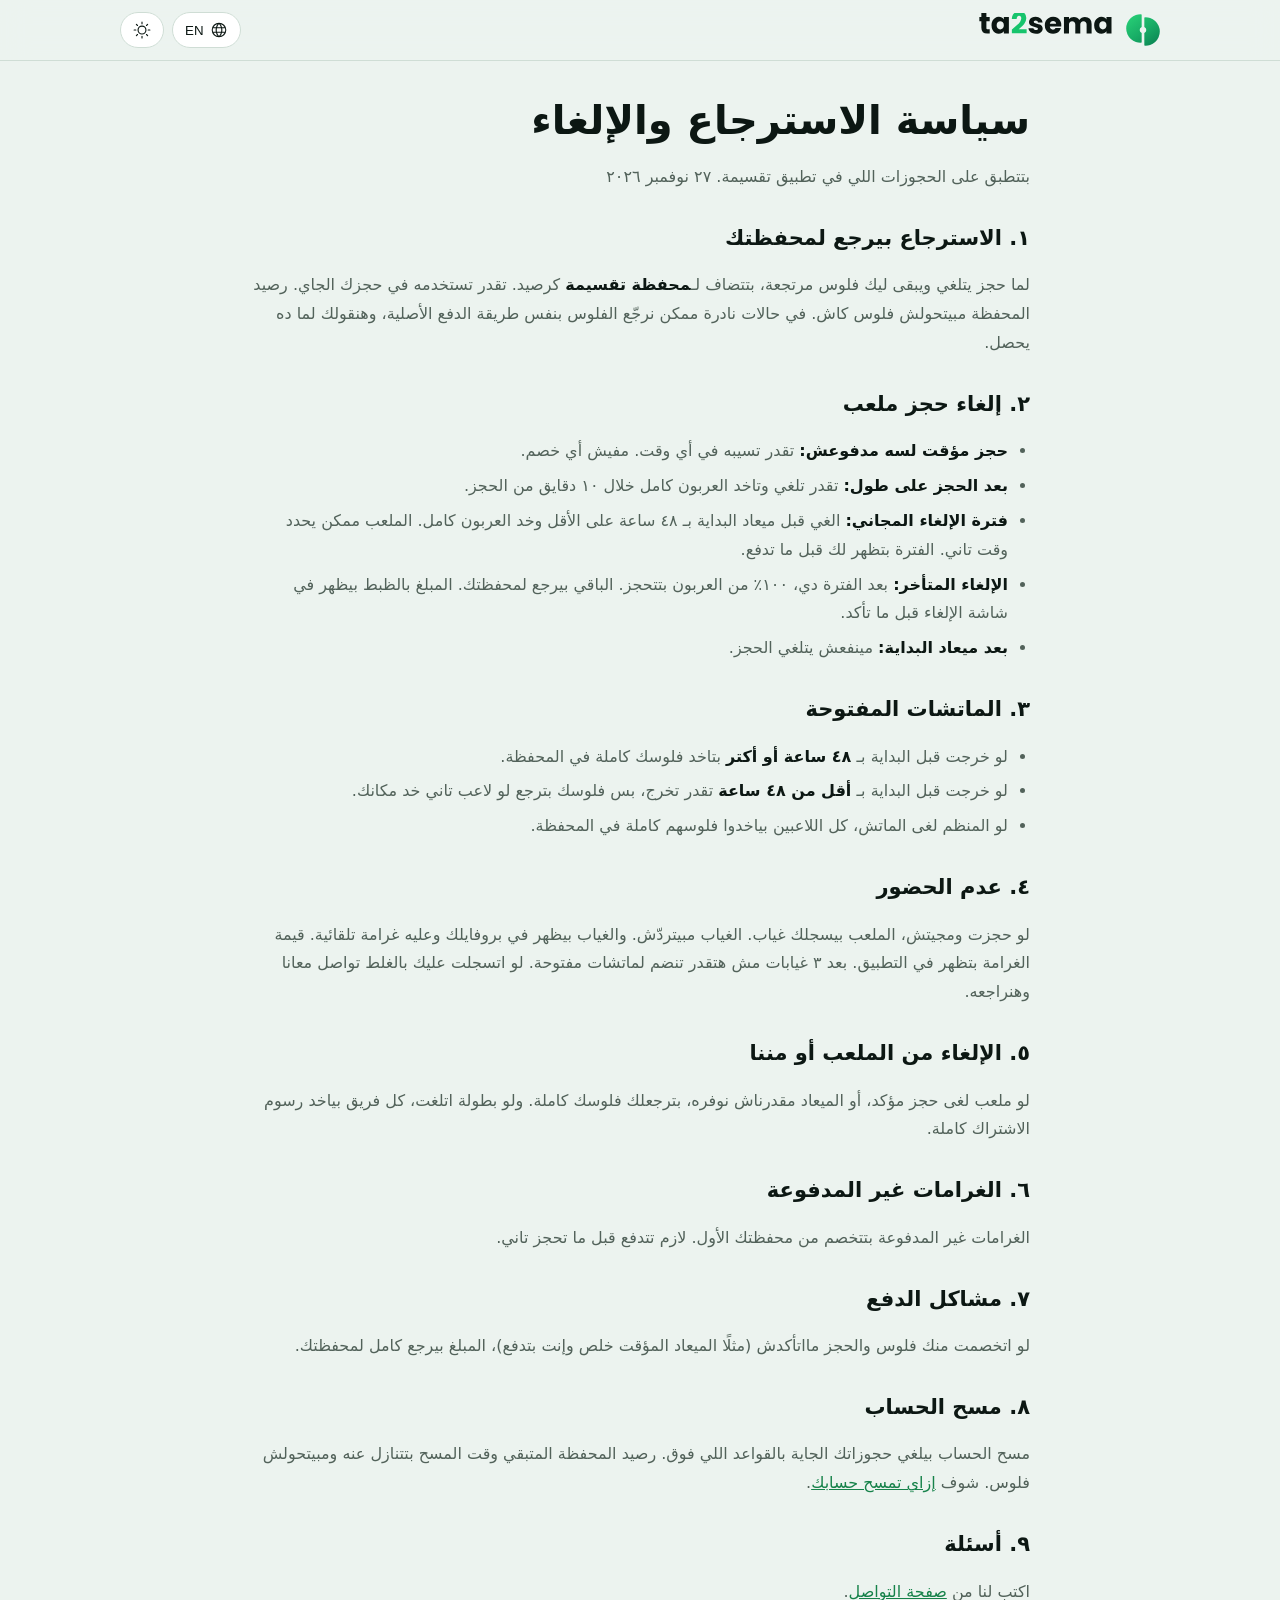
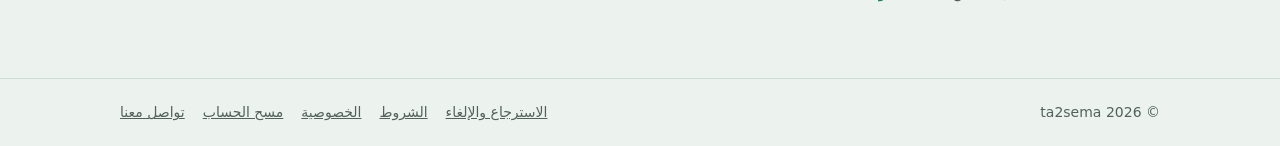
<file: refunds.html>
<!doctype html>
<html lang="ar" dir="rtl"><head><meta charset="utf-8">
<meta name="viewport" content="width=device-width,initial-scale=1">
<title>Refund and cancellation policy | ta2sema</title>
<meta name="description" content="احجز ملعب كورة أو بادل واتلعب. ta2sema: book football and padel pitches.">
<meta name="theme-color" content="#080D11">
<link rel="icon" href="favicon.svg" type="image/svg+xml">
<link rel="stylesheet" href="style.css">
<script>try{var m=localStorage.getItem('t2s-theme');if(!m)m=matchMedia('(prefers-color-scheme: light)').matches?'light':'dark';document.documentElement.dataset.theme=m;var l=localStorage.getItem('t2s-lang')||'ar';document.documentElement.lang=l;document.documentElement.dir=l==='ar'?'rtl':'ltr'}catch(e){}</script>
</head><body><header class="top"><div class="wrap bar">
<a class="brand" href="index.html" aria-label="ta2sema"><svg class="mark" viewBox="76 92 360 360" aria-hidden="true"><defs><linearGradient id="g" gradientUnits="userSpaceOnUse" x1="106" y1="74" x2="406" y2="470"><stop offset="0" stop-color="#2AD579"/><stop offset=".52" stop-color="#18AD66"/><stop offset="1" stop-color="#097D50"/></linearGradient></defs><path d="M 242.00 106.65 A 150 150 0 1 0 242.00 405.35 L 242.00 304.08 A 35 35 0 0 1 242.00 239.92 Z" fill="url(#g)"/><path d="M 270.00 138.65 A 150 150 0 1 1 270.00 437.35 L 270.00 304.08 A 35 35 0 0 0 270.00 239.92 Z" fill="url(#g)"/></svg><span class="bn"><svg class="wm" viewBox="30 100 800 150" role="img" aria-label="ta2sema"><g transform="translate(40.0 218.5)"><path d="M63.410000000000004 -24.650000000000002V0.0H48.620000000000005Q32.81 0.0 23.970000000000002 -7.735Q15.13 -15.47 15.13 -32.980000000000004V-70.72H3.5700000000000003V-94.86000000000001H15.13V-117.98H44.2V-94.86000000000001H63.24V-70.72H44.2V-32.64Q44.2 -28.39 46.24 -26.520000000000003Q48.28 -24.650000000000002 53.040000000000006 -24.650000000000002Z M115.60000000000002 -96.22000000000001Q125.63000000000002 -96.22000000000001 133.19500000000002 -92.14000000000001Q140.76000000000002 -88.06 144.84000000000003 -81.43V-94.86000000000001H173.91000000000003V0.0H144.84000000000003V-13.430000000000001Q140.59000000000003 -6.800000000000001 133.02500000000003 -2.72Q125.46000000000001 1.36 115.43 1.36Q103.87 1.36 94.35000000000001 -4.675000000000001Q84.83000000000001 -10.71 79.305 -21.845000000000002Q73.78000000000002 -32.980000000000004 73.78000000000002 -47.6Q73.78000000000002 -62.220000000000006 79.305 -73.27000000000001Q84.83000000000001 -84.32000000000001 94.35000000000001 -90.27000000000001Q103.87 -96.22000000000001 115.60000000000002 -96.22000000000001ZM124.10000000000002 -70.89Q115.43 -70.89 109.39500000000001 -64.685Q103.36000000000001 -58.480000000000004 103.36000000000001 -47.6Q103.36000000000001 -36.720000000000006 109.39500000000001 -30.345000000000006Q115.43 -23.970000000000002 124.10000000000002 -23.970000000000002Q132.77 -23.970000000000002 138.805 -30.260000000000005Q144.84000000000003 -36.550000000000004 144.84000000000003 -47.43000000000001Q144.84000000000003 -58.31 138.805 -64.6Q132.77 -70.89 124.10000000000002 -70.89Z" fill="currentColor"/></g><g transform="translate(40.0 218.5)"><path d="M196.35000000000002 -27.540000000000003Q213.01000000000002 -41.31 222.615 -50.150000000000006Q232.22000000000003 -58.99 238.85000000000002 -68.68Q245.48000000000002 -78.37 245.48000000000002 -87.55000000000001Q245.48000000000002 -94.52000000000001 242.25000000000003 -98.43Q239.02000000000004 -102.34 232.56000000000003 -102.34Q226.10000000000002 -102.34 222.44500000000002 -97.495Q218.79000000000002 -92.65 218.79000000000002 -83.81H190.74Q191.08 -98.26 196.94500000000002 -107.95000000000002Q202.81000000000003 -117.64000000000001 212.41500000000002 -122.23000000000002Q222.02 -126.82000000000001 233.75000000000003 -126.82000000000001Q253.98000000000002 -126.82000000000001 264.265 -116.45000000000002Q274.55 -106.08000000000001 274.55 -89.42Q274.55 -71.23 262.14 -55.675000000000004Q249.73000000000002 -40.120000000000005 230.52 -25.330000000000002H276.42V-1.7000000000000002H191.08V-23.290000000000003Q196.86 -27.880000000000003 196.35000000000002 -27.540000000000003Z" fill="#16C46C"/></g><g transform="translate(40.0 218.5)"><path d="M286.96000000000004 -31.110000000000003H315.69000000000005Q316.20000000000005 -26.180000000000003 320.28000000000003 -23.120000000000005Q324.36 -20.060000000000002 330.31000000000006 -20.060000000000002Q335.75000000000006 -20.060000000000002 338.725 -22.185000000000002Q341.70000000000005 -24.310000000000002 341.70000000000005 -27.71Q341.70000000000005 -31.790000000000003 337.45000000000005 -33.745000000000005Q333.20000000000005 -35.7 323.68000000000006 -38.080000000000005Q313.48 -40.46 306.68000000000006 -43.095Q299.88000000000005 -45.730000000000004 294.95000000000005 -51.425000000000004Q290.02000000000004 -57.120000000000005 290.02000000000004 -66.81Q290.02000000000004 -74.97 294.52500000000003 -81.685Q299.03000000000003 -88.4 307.785 -92.31Q316.54 -96.22000000000001 328.61 -96.22000000000001Q346.46000000000004 -96.22000000000001 356.745 -87.38000000000001Q367.03000000000003 -78.54 368.56000000000006 -63.92H341.70000000000005Q341.02000000000004 -68.85000000000001 337.365 -71.74000000000001Q333.71000000000004 -74.63000000000001 327.76000000000005 -74.63000000000001Q322.66 -74.63000000000001 319.94000000000005 -72.67500000000001Q317.22 -70.72 317.22 -67.32000000000001Q317.22 -63.24 321.55500000000006 -61.2Q325.89000000000004 -59.160000000000004 335.07000000000005 -57.120000000000005Q345.61 -54.400000000000006 352.24 -51.765Q358.87000000000006 -49.13 363.88500000000005 -43.265Q368.90000000000003 -37.400000000000006 369.07000000000005 -27.540000000000003Q369.07000000000005 -19.21 364.39500000000004 -12.665000000000001Q359.72 -6.12 350.96500000000003 -2.38Q342.21000000000004 1.36 330.65000000000003 1.36Q318.24000000000007 1.36 308.55000000000007 -2.89Q298.86 -7.140000000000001 293.25 -14.535000000000002Q287.64000000000004 -21.930000000000003 286.96000000000004 -31.110000000000003Z M475.83000000000004 -40.46H410.0400000000001Q410.72 -31.62 415.735 -26.945Q420.75000000000006 -22.270000000000003 428.06000000000006 -22.270000000000003Q438.94000000000005 -22.270000000000003 443.19000000000005 -31.450000000000003H474.13000000000005Q471.75000000000006 -22.1 465.5450000000001 -14.620000000000001Q459.34000000000003 -7.140000000000001 449.99 -2.89Q440.64000000000004 1.36 429.08000000000004 1.36Q415.14000000000004 1.36 404.26000000000005 -4.590000000000001Q393.38000000000005 -10.540000000000001 387.26000000000005 -21.59Q381.14000000000004 -32.64 381.14000000000004 -47.43000000000001Q381.14000000000004 -62.220000000000006 387.17500000000007 -73.27000000000001Q393.21000000000004 -84.32000000000001 404.09000000000003 -90.27000000000001Q414.97 -96.22000000000001 429.08000000000004 -96.22000000000001Q442.85 -96.22000000000001 453.56000000000006 -90.44000000000001Q464.27000000000004 -84.66000000000001 470.30500000000006 -73.95Q476.34000000000003 -63.24 476.34000000000003 -48.96Q476.34000000000003 -44.88 475.83000000000004 -40.46ZM446.59000000000003 -56.61000000000001Q446.59000000000003 -64.09 441.49 -68.51Q436.39000000000004 -72.93 428.74000000000007 -72.93Q421.43000000000006 -72.93 416.4150000000001 -68.68Q411.40000000000003 -64.43 410.21000000000004 -56.61000000000001Z M651.27 -55.42V0.0H622.37V-51.510000000000005Q622.37 -60.690000000000005 617.5250000000001 -65.705Q612.6800000000001 -70.72 604.1800000000001 -70.72Q595.6800000000001 -70.72 590.835 -65.705Q585.99 -60.690000000000005 585.99 -51.510000000000005V0.0H557.09V-51.510000000000005Q557.09 -60.690000000000005 552.2450000000001 -65.705Q547.4000000000001 -70.72 538.9 -70.72Q530.4 -70.72 525.5550000000001 -65.705Q520.71 -60.690000000000005 520.71 -51.510000000000005V0.0H491.64000000000004V-94.86000000000001H520.71V-82.96000000000001Q525.13 -88.91000000000001 532.27 -92.39500000000001Q539.4100000000001 -95.88000000000001 548.4200000000001 -95.88000000000001Q559.13 -95.88000000000001 567.5450000000001 -91.29Q575.96 -86.7 580.72 -78.2Q585.6500000000001 -86.02000000000001 594.1500000000001 -90.95000000000002Q602.6500000000001 -95.88000000000001 612.6800000000001 -95.88000000000001Q630.36 -95.88000000000001 640.815 -85.17000000000002Q651.27 -74.46000000000001 651.27 -55.42Z M707.71 -96.22000000000001Q717.74 -96.22000000000001 725.3050000000001 -92.14000000000001Q732.87 -88.06 736.95 -81.43V-94.86000000000001H766.02V0.0H736.95V-13.430000000000001Q732.7 -6.800000000000001 725.135 -2.72Q717.57 1.36 707.54 1.36Q695.98 1.36 686.46 -4.675000000000001Q676.9399999999999 -10.71 671.415 -21.845000000000002Q665.89 -32.980000000000004 665.89 -47.6Q665.89 -62.220000000000006 671.415 -73.27000000000001Q676.9399999999999 -84.32000000000001 686.46 -90.27000000000001Q695.98 -96.22000000000001 707.71 -96.22000000000001ZM716.21 -70.89Q707.54 -70.89 701.505 -64.685Q695.47 -58.480000000000004 695.47 -47.6Q695.47 -36.720000000000006 701.505 -30.345000000000006Q707.54 -23.970000000000002 716.21 -23.970000000000002Q724.88 -23.970000000000002 730.915 -30.260000000000005Q736.95 -36.550000000000004 736.95 -47.43000000000001Q736.95 -58.31 730.915 -64.6Q724.88 -70.89 716.21 -70.89Z" fill="currentColor"/></g></svg></span></a>
<div class="tools">
<button id="lang" class="chip" type="button" aria-label="Language"><svg class="ic" viewBox="0 0 256 256" fill="currentColor" aria-hidden="true">
      <path d="M128 24a104 104 0 1 0 104 104A104.12 104.12 0 0 0 128 24m88 104a87.6 87.6 0 0 1-3.33 24h-38.51a157.4 157.4 0 0 0 0-48h38.51a87.6 87.6 0 0 1 3.33 24m-114 40h52a115.1 115.1 0 0 1-26 45 115.3 115.3 0 0 1-26-45m-3.9-16a140.8 140.8 0 0 1 0-48h59.88a140.8 140.8 0 0 1 0 48ZM40 128a87.6 87.6 0 0 1 3.33-24h38.51a157.4 157.4 0 0 0 0 48H43.33A87.6 87.6 0 0 1 40 128m114-40h-52a115.1 115.1 0 0 1 26-45 115.3 115.3 0 0 1 26 45m52.33 0h-35.62a135.3 135.3 0 0 0-22.3-45.6A88.29 88.29 0 0 1 206.37 88Zm-98.74-45.6A135.3 135.3 0 0 0 85.29 88H49.63a88.29 88.29 0 0 1 57.96-45.6M49.63 168h35.66a135.3 135.3 0 0 0 22.3 45.6A88.29 88.29 0 0 1 49.63 168m98.78 45.6a135.3 135.3 0 0 0 22.3-45.6h35.66a88.29 88.29 0 0 1-57.96 45.6" />
    </svg><span id="langtxt">EN</span></button>
<button id="theme" class="chip" type="button" aria-label="Theme"><span class="sun"><svg class="ic" viewBox="0 0 256 256" fill="currentColor" aria-hidden="true">
      <path d="M120 40V16a8 8 0 0 1 16 0v24a8 8 0 0 1-16 0m72 88a64 64 0 1 1-64-64 64.07 64.07 0 0 1 64 64m-16 0a48 48 0 1 0-48 48 48.05 48.05 0 0 0 48-48M58.34 69.66a8 8 0 0 0 11.32-11.32l-16-16a8 8 0 0 0-11.32 11.32Zm0 116.68-16 16a8 8 0 0 0 11.32 11.32l16-16a8 8 0 0 0-11.32-11.32M192 72a8 8 0 0 0 5.66-2.34l16-16a8 8 0 0 0-11.32-11.32l-16 16A8 8 0 0 0 192 72m5.66 114.34a8 8 0 0 0-11.32 11.32l16 16a8 8 0 0 0 11.32-11.32ZM48 128a8 8 0 0 0-8-8H16a8 8 0 0 0 0 16h24a8 8 0 0 0 8-8m80 80a8 8 0 0 0-8 8v24a8 8 0 0 0 16 0v-24a8 8 0 0 0-8-8m112-88h-24a8 8 0 0 0 0 16h24a8 8 0 0 0 0-16" />
    </svg></span><span class="moon"><svg class="ic" viewBox="0 0 256 256" fill="currentColor" aria-hidden="true">
      <path d="M233.54 142.23a8 8 0 0 0-8-2 88.08 88.08 0 0 1-109.8-109.8 8 8 0 0 0-10-10 104.84 104.84 0 0 0-52.91 37A104 104 0 0 0 136 224a103.1 103.1 0 0 0 62.52-20.88 104.84 104.84 0 0 0 37-52.91 8 8 0 0 0-1.98-7.98m-44.64 48.11A88 88 0 0 1 65.66 67.11a89 89 0 0 1 31.4-26A106 106 0 0 0 96 56a104.11 104.11 0 0 0 104 104 106 106 0 0 0 14.92-1.06 89 89 0 0 1-26.02 31.4" />
    </svg></span></button>
</div></div></header>
<main class="doc"><div class="wrap narrow"><h1 data-ar="سياسة الاسترجاع والإلغاء" data-en="Refund and cancellation policy">سياسة الاسترجاع والإلغاء</h1>
<div class="body en" lang="en" dir="ltr"><p class="muted">Applies to bookings made in the ta2sema app. November 27, 2026</p>
<h2>1. Refunds go to your wallet</h2><p>When a booking is cancelled and money is owed back to you, it is added to your <b>ta2sema wallet</b> as credit. You can use it for your next booking. Wallet credit is not paid out as cash. In rare cases we may send a refund back through the original payment method, and we will tell you when that happens.</p>
<h2>2. Cancelling a pitch booking</h2><ul>
<li><b>Unpaid hold:</b> a slot held while you pay can be released at any time. Nothing is charged.</li>
<li><b>Right after booking:</b> you can cancel for a full refund of the deposit within 10 minutes of booking.</li>
<li><b>Free cancellation window:</b> cancel at least 48 hours before the start time for a full refund of the deposit. The venue may set a different time. The window is shown before you pay.</li>
<li><b>Late cancellation:</b> after that window, 100% of the deposit is kept. The rest goes back to your wallet. The exact amount is shown on the cancel screen before you confirm.</li>
<li><b>After the start time:</b> a booking cannot be cancelled.</li></ul>
<h2>3. Open matches (kickoffs)</h2><ul>
<li>Leave <b>48 hours or more</b> before the start and you get a full refund to your wallet.</li>
<li>Leave <b>less than 48 hours</b> before the start and you can still leave, but you are refunded only if another player takes your spot.</li>
<li>If the organiser cancels a match, every player is refunded in full to the wallet.</li></ul>
<h2>4. No-shows</h2><p>If you book and do not show up, the venue marks you as a no-show. A no-show is not refunded. No-shows are shown on your profile and carry an automatic fine. The fine amount is shown in the app. After 3 no-shows you cannot join open matches. If you were marked by mistake, contact us and we will review it.</p>
<h2>5. Cancelled by the venue or by us</h2><p>If a venue cancels a confirmed booking, or a slot cannot be honoured, you are refunded in full. If a tournament is cancelled, every team gets its entry fee back in full.</p>
<h2>6. Unpaid fines</h2><p>Unpaid fines are taken from your wallet first. Fines must be paid before you can book again.</p>
<h2>7. Payment problems</h2><p>If you were charged but the booking was not confirmed (for example, the hold expired while the payment was in progress), the amount is refunded in full to your wallet.</p>
<h2>8. Account deletion</h2><p>Deleting your account cancels your upcoming bookings under the rules above. Wallet credit left at deletion is given up and is not paid out. See <a href="delete-account.html">how to delete your account</a>.</p>
<h2>9. Questions</h2><p>Write to us from the <a href="contact.html">contact page</a>.</p></div><div class="body ar" lang="ar" dir="rtl"><p class="muted">بتتطبق على الحجوزات اللي في تطبيق تقسيمة. ٢٧ نوفمبر ٢٠٢٦</p>
<h2>١. الاسترجاع بيرجع لمحفظتك</h2><p>لما حجز يتلغي ويبقى ليك فلوس مرتجعة، بتتضاف لـ<b>محفظة تقسيمة</b> كرصيد. تقدر تستخدمه في حجزك الجاي. رصيد المحفظة مبيتحولش فلوس كاش. في حالات نادرة ممكن نرجّع الفلوس بنفس طريقة الدفع الأصلية، وهنقولك لما ده يحصل.</p>
<h2>٢. إلغاء حجز ملعب</h2><ul>
<li><b>حجز مؤقت لسه مدفوعش:</b> تقدر تسيبه في أي وقت. مفيش أي خصم.</li>
<li><b>بعد الحجز على طول:</b> تقدر تلغي وتاخد العربون كامل خلال ١٠ دقايق من الحجز.</li>
<li><b>فترة الإلغاء المجاني:</b> الغي قبل ميعاد البداية بـ ٤٨ ساعة على الأقل وخد العربون كامل. الملعب ممكن يحدد وقت تاني. الفترة بتظهر لك قبل ما تدفع.</li>
<li><b>الإلغاء المتأخر:</b> بعد الفترة دي، ١٠٠٪ من العربون بتتحجز. الباقي بيرجع لمحفظتك. المبلغ بالظبط بيظهر في شاشة الإلغاء قبل ما تأكد.</li>
<li><b>بعد ميعاد البداية:</b> مينفعش يتلغي الحجز.</li></ul>
<h2>٣. الماتشات المفتوحة</h2><ul>
<li>لو خرجت قبل البداية بـ <b>٤٨ ساعة أو أكتر</b> بتاخد فلوسك كاملة في المحفظة.</li>
<li>لو خرجت قبل البداية بـ <b>أقل من ٤٨ ساعة</b> تقدر تخرج، بس فلوسك بترجع لو لاعب تاني خد مكانك.</li>
<li>لو المنظم لغى الماتش، كل اللاعبين بياخدوا فلوسهم كاملة في المحفظة.</li></ul>
<h2>٤. عدم الحضور</h2><p>لو حجزت ومجيتش، الملعب بيسجلك غياب. الغياب مبيتردّش. والغياب بيظهر في بروفايلك وعليه غرامة تلقائية. قيمة الغرامة بتظهر في التطبيق. بعد ٣ غيابات مش هتقدر تنضم لماتشات مفتوحة. لو اتسجلت عليك بالغلط تواصل معانا وهنراجعه.</p>
<h2>٥. الإلغاء من الملعب أو مننا</h2><p>لو ملعب لغى حجز مؤكد، أو الميعاد مقدرناش نوفره، بترجعلك فلوسك كاملة. ولو بطولة اتلغت، كل فريق بياخد رسوم الاشتراك كاملة.</p>
<h2>٦. الغرامات غير المدفوعة</h2><p>الغرامات غير المدفوعة بتتخصم من محفظتك الأول. لازم تتدفع قبل ما تحجز تاني.</p>
<h2>٧. مشاكل الدفع</h2><p>لو اتخصمت منك فلوس والحجز مااتأكدش (مثلًا الميعاد المؤقت خلص وإنت بتدفع)، المبلغ بيرجع كامل لمحفظتك.</p>
<h2>٨. مسح الحساب</h2><p>مسح الحساب بيلغي حجوزاتك الجاية بالقواعد اللي فوق. رصيد المحفظة المتبقي وقت المسح بتتنازل عنه ومبيتحولش فلوس. شوف <a href="delete-account.html">إزاي تمسح حسابك</a>.</p>
<h2>٩. أسئلة</h2><p>اكتب لنا من <a href="contact.html">صفحة التواصل</a>.</p></div></div></main>
<footer><div class="wrap foot"><span>© <span id="yr"></span> ta2sema</span><nav><a href="refunds.html" data-ar="الاسترجاع والإلغاء" data-en="Refunds and cancellation">الاسترجاع والإلغاء</a><a href="terms.html" data-ar="الشروط" data-en="Terms">الشروط</a><a href="privacy.html" data-ar="الخصوصية" data-en="Privacy">الخصوصية</a><a href="delete-account.html" data-ar="مسح الحساب" data-en="Delete account">مسح الحساب</a><a href="contact.html" data-ar="تواصل معنا" data-en="Contact">تواصل معنا</a></nav></div></footer>
<script src="config.js"></script><script src="app.js"></script>
</body></html>
</file>
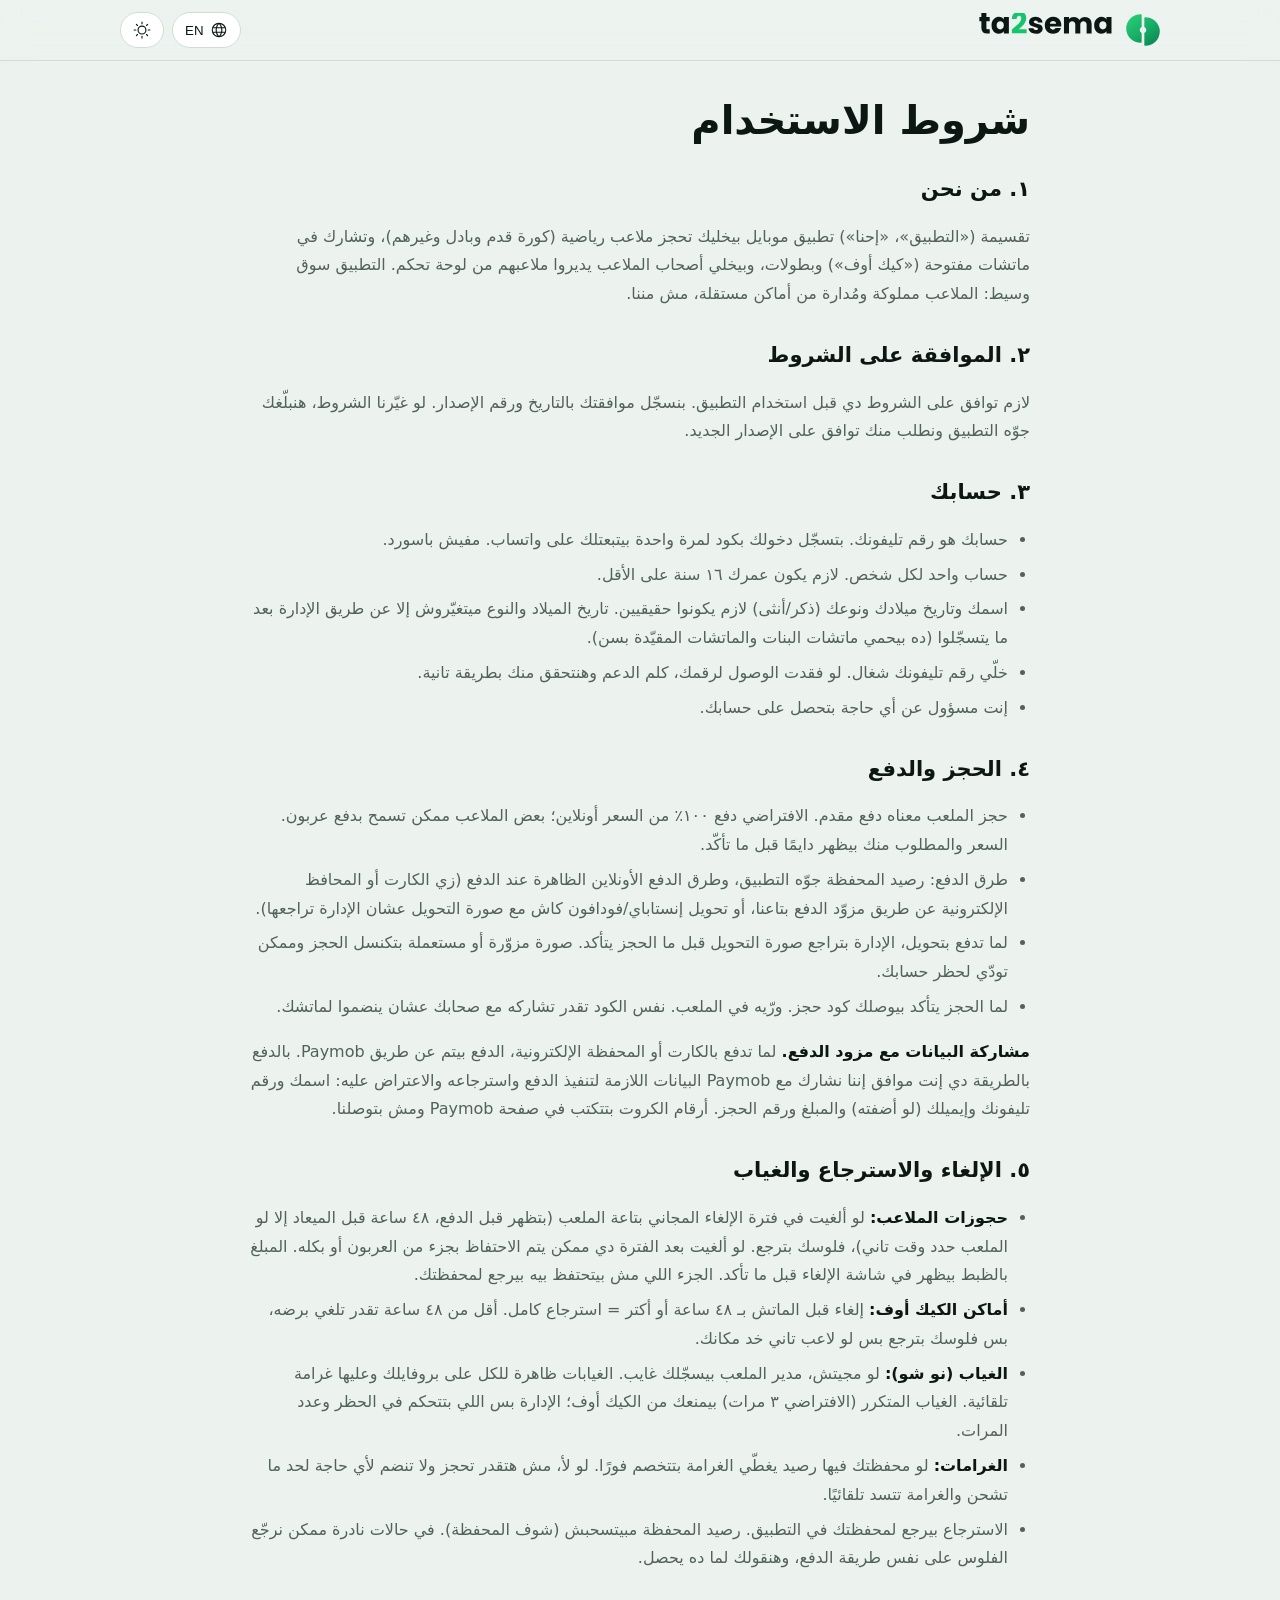
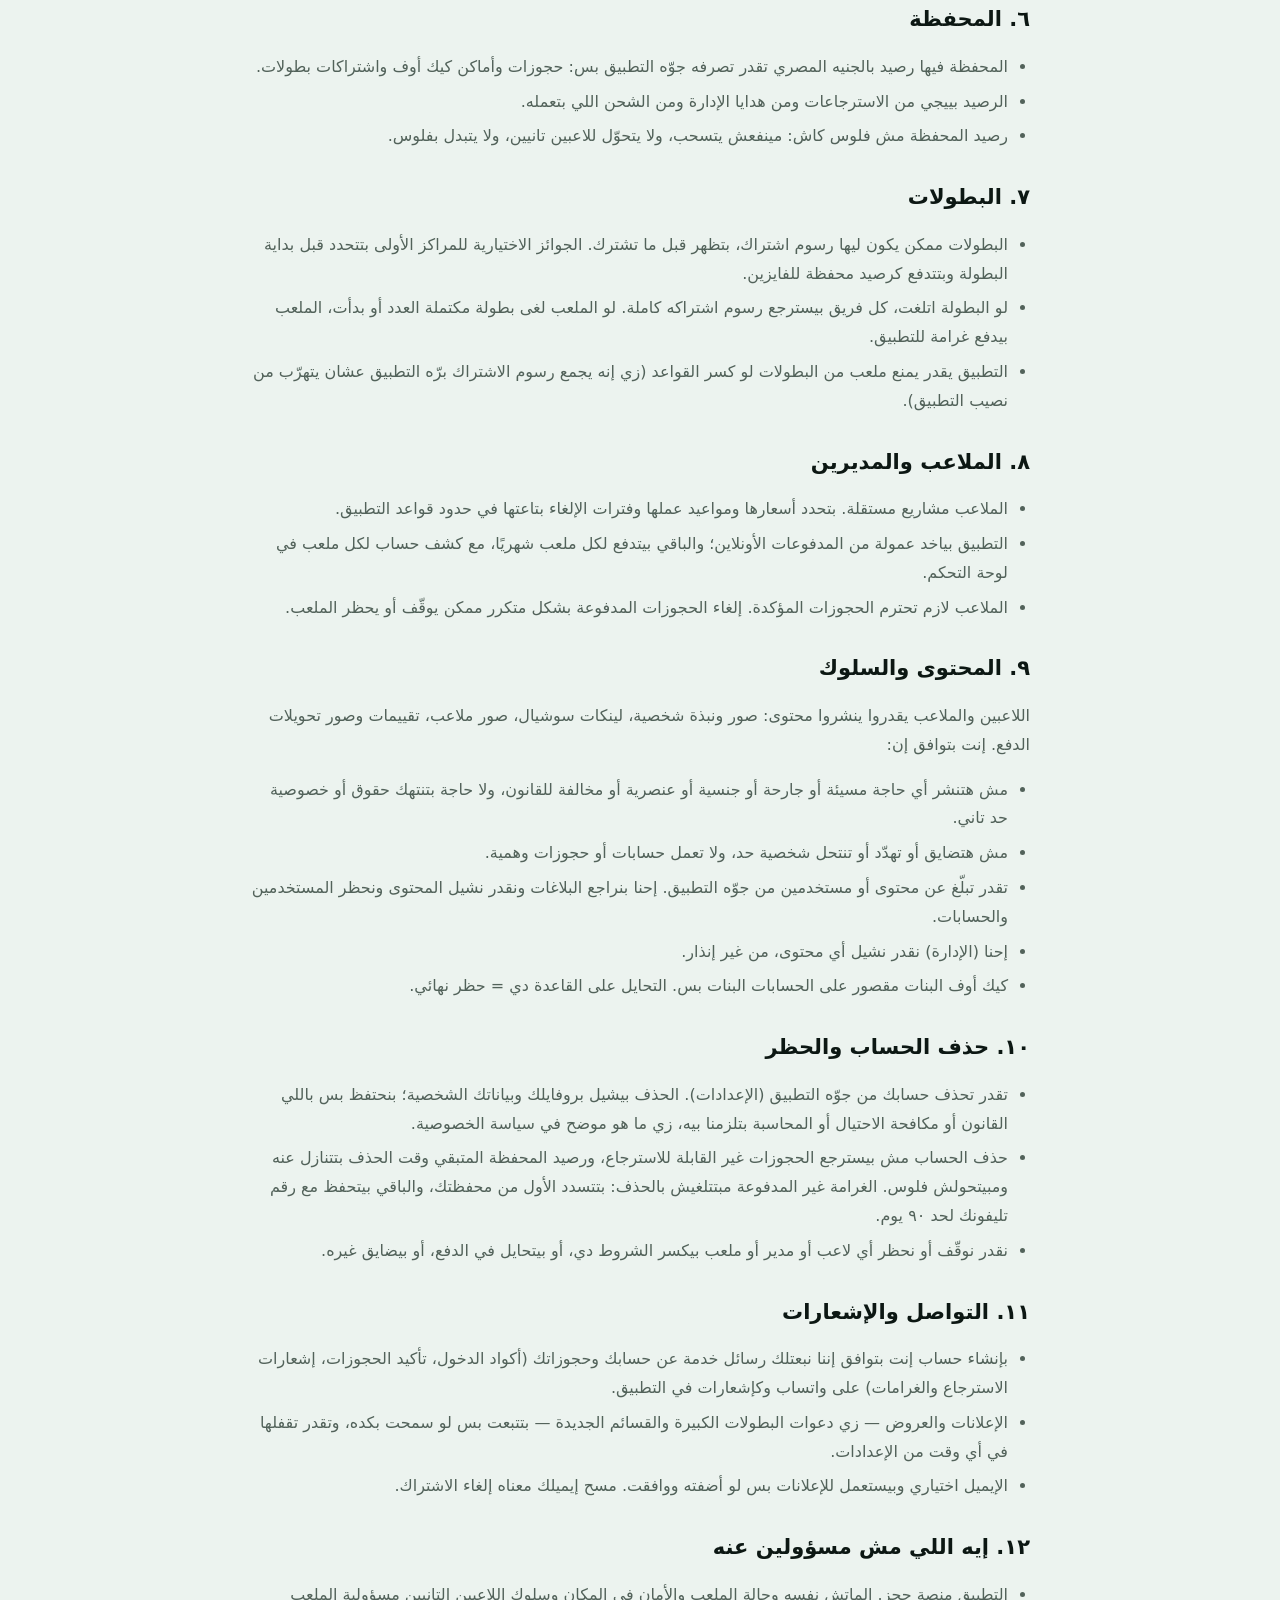
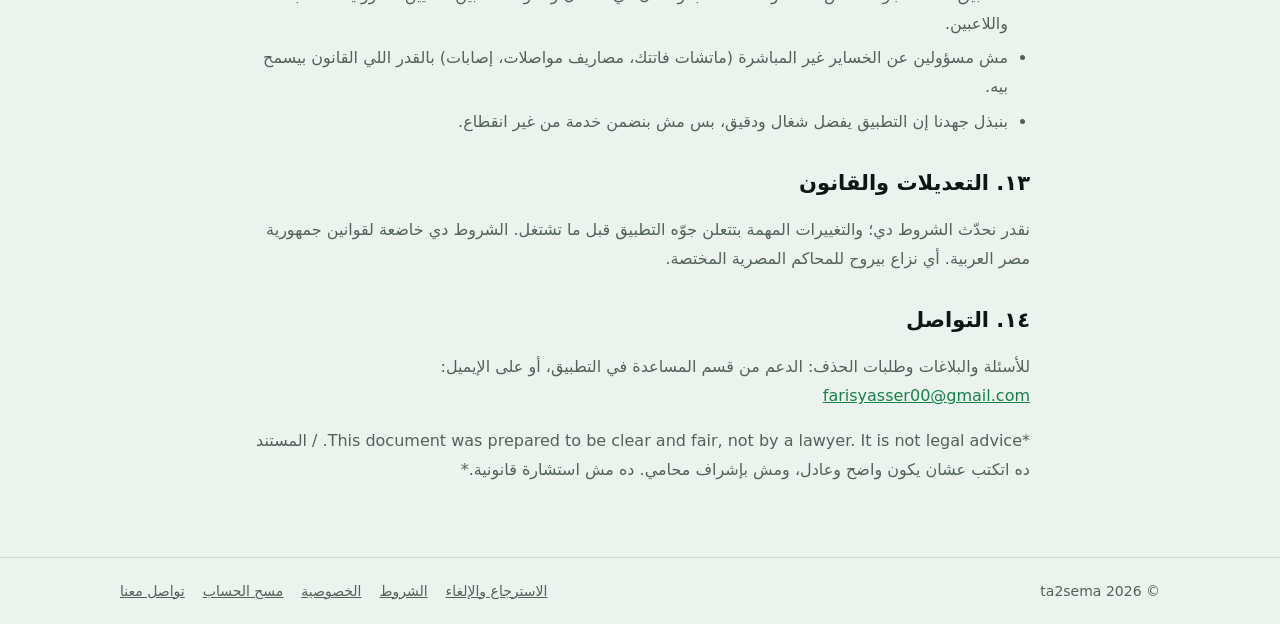
<file: terms.html>
<!doctype html>
<html lang="ar" dir="rtl"><head><meta charset="utf-8">
<meta name="viewport" content="width=device-width,initial-scale=1">
<title>Terms of use | ta2sema</title>
<meta name="description" content="احجز ملعب كورة أو بادل واتلعب. ta2sema: book football and padel pitches.">
<meta name="theme-color" content="#080D11">
<link rel="icon" href="favicon.svg" type="image/svg+xml">
<link rel="stylesheet" href="style.css">
<script>try{var m=localStorage.getItem('t2s-theme');if(!m)m=matchMedia('(prefers-color-scheme: light)').matches?'light':'dark';document.documentElement.dataset.theme=m;var l=localStorage.getItem('t2s-lang')||'ar';document.documentElement.lang=l;document.documentElement.dir=l==='ar'?'rtl':'ltr'}catch(e){}</script>
</head><body><header class="top"><div class="wrap bar">
<a class="brand" href="index.html" aria-label="ta2sema"><svg class="mark" viewBox="76 92 360 360" aria-hidden="true"><defs><linearGradient id="g" gradientUnits="userSpaceOnUse" x1="106" y1="74" x2="406" y2="470"><stop offset="0" stop-color="#2AD579"/><stop offset=".52" stop-color="#18AD66"/><stop offset="1" stop-color="#097D50"/></linearGradient></defs><path d="M 242.00 106.65 A 150 150 0 1 0 242.00 405.35 L 242.00 304.08 A 35 35 0 0 1 242.00 239.92 Z" fill="url(#g)"/><path d="M 270.00 138.65 A 150 150 0 1 1 270.00 437.35 L 270.00 304.08 A 35 35 0 0 0 270.00 239.92 Z" fill="url(#g)"/></svg><span class="bn"><svg class="wm" viewBox="30 100 800 150" role="img" aria-label="ta2sema"><g transform="translate(40.0 218.5)"><path d="M63.410000000000004 -24.650000000000002V0.0H48.620000000000005Q32.81 0.0 23.970000000000002 -7.735Q15.13 -15.47 15.13 -32.980000000000004V-70.72H3.5700000000000003V-94.86000000000001H15.13V-117.98H44.2V-94.86000000000001H63.24V-70.72H44.2V-32.64Q44.2 -28.39 46.24 -26.520000000000003Q48.28 -24.650000000000002 53.040000000000006 -24.650000000000002Z M115.60000000000002 -96.22000000000001Q125.63000000000002 -96.22000000000001 133.19500000000002 -92.14000000000001Q140.76000000000002 -88.06 144.84000000000003 -81.43V-94.86000000000001H173.91000000000003V0.0H144.84000000000003V-13.430000000000001Q140.59000000000003 -6.800000000000001 133.02500000000003 -2.72Q125.46000000000001 1.36 115.43 1.36Q103.87 1.36 94.35000000000001 -4.675000000000001Q84.83000000000001 -10.71 79.305 -21.845000000000002Q73.78000000000002 -32.980000000000004 73.78000000000002 -47.6Q73.78000000000002 -62.220000000000006 79.305 -73.27000000000001Q84.83000000000001 -84.32000000000001 94.35000000000001 -90.27000000000001Q103.87 -96.22000000000001 115.60000000000002 -96.22000000000001ZM124.10000000000002 -70.89Q115.43 -70.89 109.39500000000001 -64.685Q103.36000000000001 -58.480000000000004 103.36000000000001 -47.6Q103.36000000000001 -36.720000000000006 109.39500000000001 -30.345000000000006Q115.43 -23.970000000000002 124.10000000000002 -23.970000000000002Q132.77 -23.970000000000002 138.805 -30.260000000000005Q144.84000000000003 -36.550000000000004 144.84000000000003 -47.43000000000001Q144.84000000000003 -58.31 138.805 -64.6Q132.77 -70.89 124.10000000000002 -70.89Z" fill="currentColor"/></g><g transform="translate(40.0 218.5)"><path d="M196.35000000000002 -27.540000000000003Q213.01000000000002 -41.31 222.615 -50.150000000000006Q232.22000000000003 -58.99 238.85000000000002 -68.68Q245.48000000000002 -78.37 245.48000000000002 -87.55000000000001Q245.48000000000002 -94.52000000000001 242.25000000000003 -98.43Q239.02000000000004 -102.34 232.56000000000003 -102.34Q226.10000000000002 -102.34 222.44500000000002 -97.495Q218.79000000000002 -92.65 218.79000000000002 -83.81H190.74Q191.08 -98.26 196.94500000000002 -107.95000000000002Q202.81000000000003 -117.64000000000001 212.41500000000002 -122.23000000000002Q222.02 -126.82000000000001 233.75000000000003 -126.82000000000001Q253.98000000000002 -126.82000000000001 264.265 -116.45000000000002Q274.55 -106.08000000000001 274.55 -89.42Q274.55 -71.23 262.14 -55.675000000000004Q249.73000000000002 -40.120000000000005 230.52 -25.330000000000002H276.42V-1.7000000000000002H191.08V-23.290000000000003Q196.86 -27.880000000000003 196.35000000000002 -27.540000000000003Z" fill="#16C46C"/></g><g transform="translate(40.0 218.5)"><path d="M286.96000000000004 -31.110000000000003H315.69000000000005Q316.20000000000005 -26.180000000000003 320.28000000000003 -23.120000000000005Q324.36 -20.060000000000002 330.31000000000006 -20.060000000000002Q335.75000000000006 -20.060000000000002 338.725 -22.185000000000002Q341.70000000000005 -24.310000000000002 341.70000000000005 -27.71Q341.70000000000005 -31.790000000000003 337.45000000000005 -33.745000000000005Q333.20000000000005 -35.7 323.68000000000006 -38.080000000000005Q313.48 -40.46 306.68000000000006 -43.095Q299.88000000000005 -45.730000000000004 294.95000000000005 -51.425000000000004Q290.02000000000004 -57.120000000000005 290.02000000000004 -66.81Q290.02000000000004 -74.97 294.52500000000003 -81.685Q299.03000000000003 -88.4 307.785 -92.31Q316.54 -96.22000000000001 328.61 -96.22000000000001Q346.46000000000004 -96.22000000000001 356.745 -87.38000000000001Q367.03000000000003 -78.54 368.56000000000006 -63.92H341.70000000000005Q341.02000000000004 -68.85000000000001 337.365 -71.74000000000001Q333.71000000000004 -74.63000000000001 327.76000000000005 -74.63000000000001Q322.66 -74.63000000000001 319.94000000000005 -72.67500000000001Q317.22 -70.72 317.22 -67.32000000000001Q317.22 -63.24 321.55500000000006 -61.2Q325.89000000000004 -59.160000000000004 335.07000000000005 -57.120000000000005Q345.61 -54.400000000000006 352.24 -51.765Q358.87000000000006 -49.13 363.88500000000005 -43.265Q368.90000000000003 -37.400000000000006 369.07000000000005 -27.540000000000003Q369.07000000000005 -19.21 364.39500000000004 -12.665000000000001Q359.72 -6.12 350.96500000000003 -2.38Q342.21000000000004 1.36 330.65000000000003 1.36Q318.24000000000007 1.36 308.55000000000007 -2.89Q298.86 -7.140000000000001 293.25 -14.535000000000002Q287.64000000000004 -21.930000000000003 286.96000000000004 -31.110000000000003Z M475.83000000000004 -40.46H410.0400000000001Q410.72 -31.62 415.735 -26.945Q420.75000000000006 -22.270000000000003 428.06000000000006 -22.270000000000003Q438.94000000000005 -22.270000000000003 443.19000000000005 -31.450000000000003H474.13000000000005Q471.75000000000006 -22.1 465.5450000000001 -14.620000000000001Q459.34000000000003 -7.140000000000001 449.99 -2.89Q440.64000000000004 1.36 429.08000000000004 1.36Q415.14000000000004 1.36 404.26000000000005 -4.590000000000001Q393.38000000000005 -10.540000000000001 387.26000000000005 -21.59Q381.14000000000004 -32.64 381.14000000000004 -47.43000000000001Q381.14000000000004 -62.220000000000006 387.17500000000007 -73.27000000000001Q393.21000000000004 -84.32000000000001 404.09000000000003 -90.27000000000001Q414.97 -96.22000000000001 429.08000000000004 -96.22000000000001Q442.85 -96.22000000000001 453.56000000000006 -90.44000000000001Q464.27000000000004 -84.66000000000001 470.30500000000006 -73.95Q476.34000000000003 -63.24 476.34000000000003 -48.96Q476.34000000000003 -44.88 475.83000000000004 -40.46ZM446.59000000000003 -56.61000000000001Q446.59000000000003 -64.09 441.49 -68.51Q436.39000000000004 -72.93 428.74000000000007 -72.93Q421.43000000000006 -72.93 416.4150000000001 -68.68Q411.40000000000003 -64.43 410.21000000000004 -56.61000000000001Z M651.27 -55.42V0.0H622.37V-51.510000000000005Q622.37 -60.690000000000005 617.5250000000001 -65.705Q612.6800000000001 -70.72 604.1800000000001 -70.72Q595.6800000000001 -70.72 590.835 -65.705Q585.99 -60.690000000000005 585.99 -51.510000000000005V0.0H557.09V-51.510000000000005Q557.09 -60.690000000000005 552.2450000000001 -65.705Q547.4000000000001 -70.72 538.9 -70.72Q530.4 -70.72 525.5550000000001 -65.705Q520.71 -60.690000000000005 520.71 -51.510000000000005V0.0H491.64000000000004V-94.86000000000001H520.71V-82.96000000000001Q525.13 -88.91000000000001 532.27 -92.39500000000001Q539.4100000000001 -95.88000000000001 548.4200000000001 -95.88000000000001Q559.13 -95.88000000000001 567.5450000000001 -91.29Q575.96 -86.7 580.72 -78.2Q585.6500000000001 -86.02000000000001 594.1500000000001 -90.95000000000002Q602.6500000000001 -95.88000000000001 612.6800000000001 -95.88000000000001Q630.36 -95.88000000000001 640.815 -85.17000000000002Q651.27 -74.46000000000001 651.27 -55.42Z M707.71 -96.22000000000001Q717.74 -96.22000000000001 725.3050000000001 -92.14000000000001Q732.87 -88.06 736.95 -81.43V-94.86000000000001H766.02V0.0H736.95V-13.430000000000001Q732.7 -6.800000000000001 725.135 -2.72Q717.57 1.36 707.54 1.36Q695.98 1.36 686.46 -4.675000000000001Q676.9399999999999 -10.71 671.415 -21.845000000000002Q665.89 -32.980000000000004 665.89 -47.6Q665.89 -62.220000000000006 671.415 -73.27000000000001Q676.9399999999999 -84.32000000000001 686.46 -90.27000000000001Q695.98 -96.22000000000001 707.71 -96.22000000000001ZM716.21 -70.89Q707.54 -70.89 701.505 -64.685Q695.47 -58.480000000000004 695.47 -47.6Q695.47 -36.720000000000006 701.505 -30.345000000000006Q707.54 -23.970000000000002 716.21 -23.970000000000002Q724.88 -23.970000000000002 730.915 -30.260000000000005Q736.95 -36.550000000000004 736.95 -47.43000000000001Q736.95 -58.31 730.915 -64.6Q724.88 -70.89 716.21 -70.89Z" fill="currentColor"/></g></svg></span></a>
<div class="tools">
<button id="lang" class="chip" type="button" aria-label="Language"><svg class="ic" viewBox="0 0 256 256" fill="currentColor" aria-hidden="true">
      <path d="M128 24a104 104 0 1 0 104 104A104.12 104.12 0 0 0 128 24m88 104a87.6 87.6 0 0 1-3.33 24h-38.51a157.4 157.4 0 0 0 0-48h38.51a87.6 87.6 0 0 1 3.33 24m-114 40h52a115.1 115.1 0 0 1-26 45 115.3 115.3 0 0 1-26-45m-3.9-16a140.8 140.8 0 0 1 0-48h59.88a140.8 140.8 0 0 1 0 48ZM40 128a87.6 87.6 0 0 1 3.33-24h38.51a157.4 157.4 0 0 0 0 48H43.33A87.6 87.6 0 0 1 40 128m114-40h-52a115.1 115.1 0 0 1 26-45 115.3 115.3 0 0 1 26 45m52.33 0h-35.62a135.3 135.3 0 0 0-22.3-45.6A88.29 88.29 0 0 1 206.37 88Zm-98.74-45.6A135.3 135.3 0 0 0 85.29 88H49.63a88.29 88.29 0 0 1 57.96-45.6M49.63 168h35.66a135.3 135.3 0 0 0 22.3 45.6A88.29 88.29 0 0 1 49.63 168m98.78 45.6a135.3 135.3 0 0 0 22.3-45.6h35.66a88.29 88.29 0 0 1-57.96 45.6" />
    </svg><span id="langtxt">EN</span></button>
<button id="theme" class="chip" type="button" aria-label="Theme"><span class="sun"><svg class="ic" viewBox="0 0 256 256" fill="currentColor" aria-hidden="true">
      <path d="M120 40V16a8 8 0 0 1 16 0v24a8 8 0 0 1-16 0m72 88a64 64 0 1 1-64-64 64.07 64.07 0 0 1 64 64m-16 0a48 48 0 1 0-48 48 48.05 48.05 0 0 0 48-48M58.34 69.66a8 8 0 0 0 11.32-11.32l-16-16a8 8 0 0 0-11.32 11.32Zm0 116.68-16 16a8 8 0 0 0 11.32 11.32l16-16a8 8 0 0 0-11.32-11.32M192 72a8 8 0 0 0 5.66-2.34l16-16a8 8 0 0 0-11.32-11.32l-16 16A8 8 0 0 0 192 72m5.66 114.34a8 8 0 0 0-11.32 11.32l16 16a8 8 0 0 0 11.32-11.32ZM48 128a8 8 0 0 0-8-8H16a8 8 0 0 0 0 16h24a8 8 0 0 0 8-8m80 80a8 8 0 0 0-8 8v24a8 8 0 0 0 16 0v-24a8 8 0 0 0-8-8m112-88h-24a8 8 0 0 0 0 16h24a8 8 0 0 0 0-16" />
    </svg></span><span class="moon"><svg class="ic" viewBox="0 0 256 256" fill="currentColor" aria-hidden="true">
      <path d="M233.54 142.23a8 8 0 0 0-8-2 88.08 88.08 0 0 1-109.8-109.8 8 8 0 0 0-10-10 104.84 104.84 0 0 0-52.91 37A104 104 0 0 0 136 224a103.1 103.1 0 0 0 62.52-20.88 104.84 104.84 0 0 0 37-52.91 8 8 0 0 0-1.98-7.98m-44.64 48.11A88 88 0 0 1 65.66 67.11a89 89 0 0 1 31.4-26A106 106 0 0 0 96 56a104.11 104.11 0 0 0 104 104 106 106 0 0 0 14.92-1.06 89 89 0 0 1-26.02 31.4" />
    </svg></span></button>
</div></div></header>
<main class="doc"><div class="wrap narrow"><h1 data-ar="شروط الاستخدام" data-en="Terms of use">شروط الاستخدام</h1>
<div class="body en" lang="en" dir="ltr"><h2>1. Who we are</h2>
<p>ta2sema ("the app", "we") is a mobile app that lets players book sports pitches (football, padel and more), join open matches ("kickoffs") and tournaments, and lets venues manage their pitches through a dashboard. The app is a marketplace: pitches are owned and run by independent venues, not by us.</p>
<h2>2. Accepting these terms</h2>
<p>You must accept these terms before using the app. We record your acceptance with the date and the terms version. If we change these terms, we will tell you in the app and ask you to accept the new version.</p>
<h2>3. Your account</h2>
<ul>
<li>Your account is your phone number. You log in with a one-time code sent to you on WhatsApp. There is no password.</li>
<li>One account per person. You must be at least 16 years old.</li>
<li>Your name, birthday and gender must be real. Birthday and gender can only be changed by an admin after they are set (this protects girls-only matches and age-gated kickoffs).</li>
<li>Keep your phone number active. If you lose access to your number, contact support and we will verify you another way.</li>
<li>You are responsible for what happens on your account.</li>
</ul>
<h2>4. Bookings and payments</h2>
<ul>
<li>Booking a pitch means paying in advance. The default is 100% of the price online; some venues may allow a deposit instead. The price and what you pay are always shown before you confirm.</li>
<li>Payment methods: in-app wallet credit and the online payment methods shown at checkout (for example card or wallet payment through our payment provider, or InstaPay/Vodafone Cash transfer with a screenshot for staff to confirm).</li>
<li>When you pay by transfer, staff review your payment screenshot before the booking is confirmed. A fake or reused screenshot cancels the booking and may ban your account.</li>
<li>When a booking is confirmed you get a booking code. Show it at the pitch. The same code can be shared with friends to join your match.</li>
</ul>
<p><b>Sharing data with our payment provider.</b> When you pay by card or mobile wallet, your payment is processed by Paymob. By paying this way you agree that we share the details needed to process, refund and dispute the payment with Paymob: your name, phone number, email (if you added one), the amount and the booking reference. Card numbers are entered on Paymob's page and never reach us.</p>
<h2>5. Cancellations, refunds and no-shows</h2>
<ul>
<li><b>Venue bookings:</b> if you cancel inside the venue's free-cancellation window (shown before you pay, 48 hours before the slot unless the venue sets another time), you are refunded. If you cancel after that window, part or all of the deposit may be kept. The exact amount is shown on the cancel screen before you confirm. Any part that is not kept goes back to your wallet.</li>
<li><b>Kickoff spots:</b> cancel 48 hours or more before kickoff for a full refund. Under 48 hours you can still cancel, but you are refunded only if another player takes your spot.</li>
<li><b>No-shows:</b> if you don't show up, the venue manager marks you as a no-show. No-shows are public on your profile and carry an automatic fine. Too many no-shows (default 3) bans you from kickoffs; admins control the ban and the threshold.</li>
<li><b>Fines:</b> if your wallet covers the fine it is deducted immediately. If not, you cannot book or join anything until you top up and the fine is cleared automatically.</li>
<li>Refunds go to your in-app wallet. Wallet credit cannot be withdrawn (see The wallet). In rare cases we may instead send the refund back through the original payment method, and we will tell you when that happens.</li>
</ul>
<h2>6. The wallet</h2>
<ul>
<li>The wallet holds credit in Egyptian pounds that you can spend only inside the app: bookings, kickoff spots and tournament entries.</li>
<li>Wallet credit comes from refunds, admin grants and top-ups you make.</li>
<li>Wallet credit is not cash: it cannot be withdrawn, transferred to other players, or exchanged for money.</li>
</ul>
<h2>7. Tournaments</h2>
<ul>
<li>Tournaments may have an entry fee, shown before you join. Optional prizes for top places are set before the tournament starts and are paid as wallet credit to the winners.</li>
<li>If a tournament is cancelled, every team gets its entry fee back in full. If a venue cancels a full or started tournament, the venue pays a fine to the app.</li>
<li>The app can ban a venue from tournaments for breaking the rules (for example collecting entry fees outside the app to avoid its share).</li>
</ul>
<h2>8. Venues and managers</h2>
<ul>
<li>Venues are independent businesses. They set their own prices, working hours and cancellation windows within the app's rules.</li>
<li>The app keeps a commission from online payments; the rest is paid to each venue monthly, with a per-venue statement in the dashboard.</li>
<li>Venues must honor confirmed bookings. Repeatedly canceling paid bookings can suspend or ban the venue.</li>
</ul>
<h2>9. Content and conduct</h2>
<p>Players and venues can post content: profile photos and bios, social links, venue photos, ratings and payment screenshots. You agree that:</p>
<ul>
<li>You will not post anything offensive, abusive, sexual, discriminatory, or illegal, and nothing that violates someone else's rights or privacy.</li>
<li>You will not harass, threaten or impersonate anyone, or create fake accounts or fake bookings.</li>
<li>You can report content or users from inside the app. We review reports and can remove content, block users, and ban accounts.</li>
<li>We (the admins) can remove any content, including photos, without notice.</li>
<li>Girls-only kickoffs are restricted to female accounts. Cheating this rule is a permanent ban.</li>
</ul>
<h2>10. Account deletion and bans</h2>
<ul>
<li>You can delete your account from inside the app (Settings). Deletion removes your profile and personal data; we keep only what we must for fraud prevention, accounting and legal reasons, as explained in the Privacy Policy.</li>
<li>Deleting your account does not refund non-refundable bookings, and wallet credit left at deletion is given up and not paid out. An unpaid fine is not cancelled by deletion: it is first taken from your wallet, and any rest is kept with your phone number for up to 90 days.</li>
<li>We can suspend or ban any player, manager or venue that breaks these terms, cheats payments, or abuses others.</li>
</ul>
<h2>11. Communications</h2>
<ul>
<li>By creating an account you agree that we can send you service messages about your account and bookings (login codes, booking confirmations, refund and fine notices) on WhatsApp and as app notifications.</li>
<li>Announcements and offers — like big tournament invitations and new vouchers — are sent only if you allow them, and you can turn them off any time in Settings.</li>
<li>Email is optional and only used for announcements if you add it and opt in. Removing your email unsubscribes you.</li>
</ul>
<h2>12. What we are not responsible for</h2>
<ul>
<li>The app is a booking platform. The match itself, the pitch condition, safety at the venue, and other players' behavior are the venue's and the players' responsibility.</li>
<li>We are not liable for indirect losses (missed games, travel costs, injuries) to the extent the law allows.</li>
<li>We do our best to keep the app available and accurate, but we do not guarantee uninterrupted service.</li>
</ul>
<h2>13. Changes and law</h2>
<p>We can update these terms; material changes are announced in the app before they apply. These terms are governed by the laws of the Arab Republic of Egypt. Disputes go to the competent Egyptian courts.</p>
<h2>14. Contact</h2>
<p>Questions, reports and deletion requests: support via the app's help section, or email: <a href="mailto:farisyasser00@gmail.com">farisyasser00@gmail.com</a></p></div><div class="body ar" lang="ar" dir="rtl"><h2>١. من نحن</h2>
<p>تقسيمة («التطبيق»، «إحنا») تطبيق موبايل بيخليك تحجز ملاعب رياضية (كورة قدم وبادل وغيرهم)، وتشارك في ماتشات مفتوحة («كيك أوف») وبطولات، وبيخلي أصحاب الملاعب يديروا ملاعبهم من لوحة تحكم. التطبيق سوق وسيط: الملاعب مملوكة ومُدارة من أماكن مستقلة، مش مننا.</p>
<h2>٢. الموافقة على الشروط</h2>
<p>لازم توافق على الشروط دي قبل استخدام التطبيق. بنسجّل موافقتك بالتاريخ ورقم الإصدار. لو غيّرنا الشروط، هنبلّغك جوّه التطبيق ونطلب منك توافق على الإصدار الجديد.</p>
<h2>٣. حسابك</h2>
<ul>
<li>حسابك هو رقم تليفونك. بتسجّل دخولك بكود لمرة واحدة بيتبعتلك على واتساب. مفيش باسورد.</li>
<li>حساب واحد لكل شخص. لازم يكون عمرك ١٦ سنة على الأقل.</li>
<li>اسمك وتاريخ ميلادك ونوعك (ذكر/أنثى) لازم يكونوا حقيقيين. تاريخ الميلاد والنوع ميتغيّروش إلا عن طريق الإدارة بعد ما يتسجّلوا (ده بيحمي ماتشات البنات والماتشات المقيّدة بسن).</li>
<li>خلّي رقم تليفونك شغال. لو فقدت الوصول لرقمك، كلم الدعم وهنتحقق منك بطريقة تانية.</li>
<li>إنت مسؤول عن أي حاجة بتحصل على حسابك.</li>
</ul>
<h2>٤. الحجز والدفع</h2>
<ul>
<li>حجز الملعب معناه دفع مقدم. الافتراضي دفع ١٠٠٪ من السعر أونلاين؛ بعض الملاعب ممكن تسمح بدفع عربون. السعر والمطلوب منك بيظهر دايمًا قبل ما تأكّد.</li>
<li>طرق الدفع: رصيد المحفظة جوّه التطبيق، وطرق الدفع الأونلاين الظاهرة عند الدفع (زي الكارت أو المحافظ الإلكترونية عن طريق مزوّد الدفع بتاعنا، أو تحويل إنستاباي/فودافون كاش مع صورة التحويل عشان الإدارة تراجعها).</li>
<li>لما تدفع بتحويل، الإدارة بتراجع صورة التحويل قبل ما الحجز يتأكد. صورة مزوّرة أو مستعملة بتكنسل الحجز وممكن تودّي لحظر حسابك.</li>
<li>لما الحجز يتأكد بيوصلك كود حجز. ورّيه في الملعب. نفس الكود تقدر تشاركه مع صحابك عشان ينضموا لماتشك.</li>
</ul>
<p><b>مشاركة البيانات مع مزود الدفع.</b> لما تدفع بالكارت أو المحفظة الإلكترونية، الدفع بيتم عن طريق Paymob. بالدفع بالطريقة دي إنت موافق إننا نشارك مع Paymob البيانات اللازمة لتنفيذ الدفع واسترجاعه والاعتراض عليه: اسمك ورقم تليفونك وإيميلك (لو أضفته) والمبلغ ورقم الحجز. أرقام الكروت بتتكتب في صفحة Paymob ومش بتوصلنا.</p>
<h2>٥. الإلغاء والاسترجاع والغياب</h2>
<ul>
<li><b>حجوزات الملاعب:</b> لو ألغيت في فترة الإلغاء المجاني بتاعة الملعب (بتظهر قبل الدفع، ٤٨ ساعة قبل الميعاد إلا لو الملعب حدد وقت تاني)، فلوسك بترجع. لو ألغيت بعد الفترة دي ممكن يتم الاحتفاظ بجزء من العربون أو بكله. المبلغ بالظبط بيظهر في شاشة الإلغاء قبل ما تأكد. الجزء اللي مش بيتحتفظ بيه بيرجع لمحفظتك.</li>
<li><b>أماكن الكيك أوف:</b> إلغاء قبل الماتش بـ ٤٨ ساعة أو أكتر = استرجاع كامل. أقل من ٤٨ ساعة تقدر تلغي برضه، بس فلوسك بترجع بس لو لاعب تاني خد مكانك.</li>
<li><b>الغياب (نو شو):</b> لو مجيتش، مدير الملعب بيسجّلك غايب. الغيابات ظاهرة للكل على بروفايلك وعليها غرامة تلقائية. الغياب المتكرر (الافتراضي ٣ مرات) بيمنعك من الكيك أوف؛ الإدارة بس اللي بتتحكم في الحظر وعدد المرات.</li>
<li><b>الغرامات:</b> لو محفظتك فيها رصيد يغطّي الغرامة بتتخصم فورًا. لو لأ، مش هتقدر تحجز ولا تنضم لأي حاجة لحد ما تشحن والغرامة تتسد تلقائيًا.</li>
<li>الاسترجاع بيرجع لمحفظتك في التطبيق. رصيد المحفظة مبيتسحبش (شوف المحفظة). في حالات نادرة ممكن نرجّع الفلوس على نفس طريقة الدفع، وهنقولك لما ده يحصل.</li>
</ul>
<h2>٦. المحفظة</h2>
<ul>
<li>المحفظة فيها رصيد بالجنيه المصري تقدر تصرفه جوّه التطبيق بس: حجوزات وأماكن كيك أوف واشتراكات بطولات.</li>
<li>الرصيد بييجي من الاسترجاعات ومن هدايا الإدارة ومن الشحن اللي بتعمله.</li>
<li>رصيد المحفظة مش فلوس كاش: مينفعش يتسحب، ولا يتحوّل للاعبين تانيين، ولا يتبدل بفلوس.</li>
</ul>
<h2>٧. البطولات</h2>
<ul>
<li>البطولات ممكن يكون ليها رسوم اشتراك، بتظهر قبل ما تشترك. الجوائز الاختيارية للمراكز الأولى بتتحدد قبل بداية البطولة وبتتدفع كرصيد محفظة للفايزين.</li>
<li>لو البطولة اتلغت، كل فريق بيسترجع رسوم اشتراكه كاملة. لو الملعب لغى بطولة مكتملة العدد أو بدأت، الملعب بيدفع غرامة للتطبيق.</li>
<li>التطبيق يقدر يمنع ملعب من البطولات لو كسر القواعد (زي إنه يجمع رسوم الاشتراك برّه التطبيق عشان يتهرّب من نصيب التطبيق).</li>
</ul>
<h2>٨. الملاعب والمديرين</h2>
<ul>
<li>الملاعب مشاريع مستقلة. بتحدد أسعارها ومواعيد عملها وفترات الإلغاء بتاعتها في حدود قواعد التطبيق.</li>
<li>التطبيق بياخد عمولة من المدفوعات الأونلاين؛ والباقي بيتدفع لكل ملعب شهريًا، مع كشف حساب لكل ملعب في لوحة التحكم.</li>
<li>الملاعب لازم تحترم الحجوزات المؤكدة. إلغاء الحجوزات المدفوعة بشكل متكرر ممكن يوقّف أو يحظر الملعب.</li>
</ul>
<h2>٩. المحتوى والسلوك</h2>
<p>اللاعبين والملاعب يقدروا ينشروا محتوى: صور ونبذة شخصية، لينكات سوشيال، صور ملاعب، تقييمات وصور تحويلات الدفع. إنت بتوافق إن:</p>
<ul>
<li>مش هتنشر أي حاجة مسيئة أو جارحة أو جنسية أو عنصرية أو مخالفة للقانون، ولا حاجة بتنتهك حقوق أو خصوصية حد تاني.</li>
<li>مش هتضايق أو تهدّد أو تنتحل شخصية حد، ولا تعمل حسابات أو حجوزات وهمية.</li>
<li>تقدر تبلّغ عن محتوى أو مستخدمين من جوّه التطبيق. إحنا بنراجع البلاغات ونقدر نشيل المحتوى ونحظر المستخدمين والحسابات.</li>
<li>إحنا (الإدارة) نقدر نشيل أي محتوى، من غير إنذار.</li>
<li>كيك أوف البنات مقصور على الحسابات البنات بس. التحايل على القاعدة دي = حظر نهائي.</li>
</ul>
<h2>١٠. حذف الحساب والحظر</h2>
<ul>
<li>تقدر تحذف حسابك من جوّه التطبيق (الإعدادات). الحذف بيشيل بروفايلك وبياناتك الشخصية؛ بنحتفظ بس باللي القانون أو مكافحة الاحتيال أو المحاسبة بتلزمنا بيه، زي ما هو موضح في سياسة الخصوصية.</li>
<li>حذف الحساب مش بيسترجع الحجوزات غير القابلة للاسترجاع، ورصيد المحفظة المتبقي وقت الحذف بتتنازل عنه ومبيتحولش فلوس. الغرامة غير المدفوعة مبتتلغيش بالحذف: بتتسدد الأول من محفظتك، والباقي بيتحفظ مع رقم تليفونك لحد ٩٠ يوم.</li>
<li>نقدر نوقّف أو نحظر أي لاعب أو مدير أو ملعب بيكسر الشروط دي، أو بيتحايل في الدفع، أو بيضايق غيره.</li>
</ul>
<h2>١١. التواصل والإشعارات</h2>
<ul>
<li>بإنشاء حساب إنت بتوافق إننا نبعتلك رسائل خدمة عن حسابك وحجوزاتك (أكواد الدخول، تأكيد الحجوزات، إشعارات الاسترجاع والغرامات) على واتساب وكإشعارات في التطبيق.</li>
<li>الإعلانات والعروض — زي دعوات البطولات الكبيرة والقسائم الجديدة — بتتبعت بس لو سمحت بكده، وتقدر تقفلها في أي وقت من الإعدادات.</li>
<li>الإيميل اختياري وبيستعمل للإعلانات بس لو أضفته ووافقت. مسح إيميلك معناه إلغاء الاشتراك.</li>
</ul>
<h2>١٢. إيه اللي مش مسؤولين عنه</h2>
<ul>
<li>التطبيق منصة حجز. الماتش نفسه وحالة الملعب والأمان في المكان وسلوك اللاعبين التانيين مسؤولية الملعب واللاعبين.</li>
<li>مش مسؤولين عن الخساير غير المباشرة (ماتشات فاتتك، مصاريف مواصلات، إصابات) بالقدر اللي القانون بيسمح بيه.</li>
<li>بنبذل جهدنا إن التطبيق يفضل شغال ودقيق، بس مش بنضمن خدمة من غير انقطاع.</li>
</ul>
<h2>١٣. التعديلات والقانون</h2>
<p>نقدر نحدّث الشروط دي؛ والتغييرات المهمة بتتعلن جوّه التطبيق قبل ما تشتغل. الشروط دي خاضعة لقوانين جمهورية مصر العربية. أي نزاع بيروح للمحاكم المصرية المختصة.</p>
<h2>١٤. التواصل</h2>
<p>للأسئلة والبلاغات وطلبات الحذف: الدعم من قسم المساعدة في التطبيق، أو على الإيميل: <a href="mailto:farisyasser00@gmail.com">farisyasser00@gmail.com</a></p>
<p>*This document was prepared to be clear and fair, not by a lawyer. It is not legal advice. / المستند ده اتكتب عشان يكون واضح وعادل، ومش بإشراف محامي. ده مش استشارة قانونية.*</p></div></div></main>
<footer><div class="wrap foot"><span>© <span id="yr"></span> ta2sema</span><nav><a href="refunds.html" data-ar="الاسترجاع والإلغاء" data-en="Refunds and cancellation">الاسترجاع والإلغاء</a><a href="terms.html" data-ar="الشروط" data-en="Terms">الشروط</a><a href="privacy.html" data-ar="الخصوصية" data-en="Privacy">الخصوصية</a><a href="delete-account.html" data-ar="مسح الحساب" data-en="Delete account">مسح الحساب</a><a href="contact.html" data-ar="تواصل معنا" data-en="Contact">تواصل معنا</a></nav></div></footer>
<script src="config.js"></script><script src="app.js"></script>
</body></html>
</file>
<file: style.css>
:root{--bg:#080D11;--surface:#0A1014;--card:#10171C;--line:#22303A;--text:#F4FAF8;--muted:#8E9CA6;--accent:#3FC177;--accent2:#63DC96;--on:#04160C}
:root[data-theme=light]{--bg:#ECF3EF;--surface:#fff;--card:#fff;--line:#CFDDD5;--text:#0C1713;--muted:#52625A;--accent:#16824A;--accent2:#2BAA66;--on:#fff}
*{box-sizing:border-box}html{scroll-behavior:smooth}
body{margin:0;background:var(--bg);color:var(--text);font-family:system-ui,-apple-system,"Segoe UI",Roboto,"Noto Sans Arabic","Noto Sans",sans-serif;line-height:1.6;-webkit-font-smoothing:antialiased}
.wrap{max-width:1080px;margin:0 auto;padding:0 20px}
.ic{width:28px;height:28px;flex:none}
.top{position:sticky;top:0;z-index:5;background:color-mix(in srgb,var(--bg) 82%,transparent);backdrop-filter:blur(14px);border-bottom:1px solid var(--line)}
.bar{display:flex;align-items:center;justify-content:space-between;height:60px}
.brand{display:flex;align-items:center;gap:10px;color:var(--text);text-decoration:none}.mark{width:34px;height:34px}.wm{height:26px;width:auto}
.tools{display:flex;gap:8px}.chip{display:flex;align-items:center;gap:6px;height:36px;padding:0 12px;border-radius:999px;border:1px solid var(--line);background:var(--card);color:var(--text);font:600 13px inherit;cursor:pointer}.chip .ic{width:18px;height:18px}
:root[data-theme=dark] .sun,:root[data-theme=light] .moon{display:none}.chip span{display:inline-flex}
.hero{position:relative;overflow:hidden;padding:56px 0 40px}
.hero::before{content:"";position:absolute;inset:-20% -10% auto auto;width:70%;height:90%;background:radial-gradient(closest-side,color-mix(in srgb,var(--accent) 34%,transparent),transparent);pointer-events:none}
.hero-grid{position:relative;display:grid;grid-template-columns:1.1fr .9fr;gap:32px;align-items:center}
.eyebrow{color:var(--accent);font-weight:700;margin:0 0 8px}
h1{font-size:clamp(34px,6vw,60px);line-height:1.15;margin:0 0 16px;font-weight:800}
.lead{color:var(--muted);font-size:clamp(16px,2vw,19px);max-width:30em;margin:0 0 24px}
.cta{display:flex;flex-wrap:wrap;gap:10px;align-items:center}
.soon{display:inline-flex;align-items:center;height:46px;padding:0 20px;border-radius:999px;background:var(--accent);color:var(--on);font-weight:800}
.btn{display:inline-flex;align-items:center;gap:8px;height:46px;padding:0 18px;border-radius:999px;background:var(--card);color:var(--text);border:1px solid var(--line);text-decoration:none;font-weight:700}.btn[hidden]{display:none}.btn .ic{width:20px;height:20px}
.phones{position:relative;height:520px;direction:ltr}
.phone{position:absolute;width:236px;border-radius:34px;padding:8px;background:#000;box-shadow:0 0 0 1px var(--line),0 24px 60px rgba(0,0,0,.35);overflow:hidden}
.phone img{display:block;width:100%;height:auto;border-radius:26px}
.p1{left:50%;top:0;transform:translateX(-10%) rotate(3deg)}.p2{left:50%;top:40px;transform:translateX(-95%) rotate(-5deg)}
h2{font-size:clamp(24px,4vw,34px);margin:0 0 24px}
.how{padding:40px 0}.steps{list-style:none;margin:0;padding:0;display:grid;grid-template-columns:repeat(3,1fr);gap:16px}
.steps li,.card{position:relative;background:var(--card);border:1px solid var(--line);border-radius:22px;padding:22px}
.steps .ic,.card .ic{color:var(--accent);width:34px;height:34px}.steps h3,.card h3{margin:12px 0 4px;font-size:19px}.steps p,.card p{margin:0;color:var(--muted)}
.n{position:absolute;top:16px;inset-inline-end:18px;font-size:40px;font-weight:800;color:var(--line)}
.more{padding:0 0 56px}.grid3{display:grid;grid-template-columns:repeat(3,1fr);gap:16px}
footer{border-top:1px solid var(--line);padding:22px 0;color:var(--muted);font-size:14px}.foot{display:flex;justify-content:space-between;gap:16px;flex-wrap:wrap}
footer nav{display:flex;gap:18px}footer a{color:var(--muted)}footer a:hover{color:var(--accent)}
@media(max-width:820px){.hero-grid{grid-template-columns:1fr}.phones{height:440px}.steps,.grid3{grid-template-columns:1fr}.phone{width:200px}}
@media(prefers-reduced-motion:reduce){html{scroll-behavior:auto}}

/* phone mockups (HTML, demo data only) */
.phone{padding:8px}.scr{background:var(--bg);border-radius:26px;aspect-ratio:420/853;padding:16px 12px 10px;display:flex;flex-direction:column;gap:9px;overflow:hidden;color:var(--text);font-size:11.5px;direction:rtl;text-align:start}
:root[lang=en] .scr{direction:ltr}
.scr .sb{font-size:15px;padding:6px 2px 2px}.tabs{display:flex;gap:6px}.tabs span{padding:3px 11px;border-radius:999px;border:1px solid var(--line);color:var(--muted)}.tabs .on{background:var(--accent);color:var(--on);border-color:var(--accent);font-weight:700}
.mc{background:var(--card);border:1px solid var(--line);border-radius:14px;padding:10px 11px;display:flex;flex-direction:column;gap:6px}
.mc .r{display:flex;justify-content:space-between;align-items:center;gap:6px}.mc b{font-size:12.5px}.mc em{font-style:normal;font-size:10px;padding:1px 7px;border-radius:999px;background:color-mix(in srgb,var(--accent) 22%,transparent);color:var(--accent)}
.mc p{margin:0;color:var(--muted)}.mc strong{color:var(--accent)}.muted2{color:var(--muted)}
.dots{display:flex;flex-wrap:wrap;gap:3px;max-width:110px}.d{width:11px;height:11px;border-radius:50%;border:1.5px solid var(--line);display:block}.d.on{background:var(--accent);border-color:var(--accent)}
.go{background:var(--accent);color:var(--on);text-align:center;border-radius:10px;padding:6px;font-weight:700}
.nav{margin-top:auto;display:flex;justify-content:space-around;padding-top:8px;border-top:1px solid var(--line)}.nav i{width:16px;height:16px;border-radius:5px;background:var(--line);display:block}.nav i.on{background:var(--accent)}
/* inner pages */
.narrow{max-width:820px}.doc{padding:36px 0 56px}.doc h1{font-size:clamp(28px,5vw,40px);margin:0 0 20px}
.doc h2{font-size:21px;margin:30px 0 8px}.doc p,.doc li{color:var(--muted);line-height:1.8}.doc strong,.doc b{color:var(--text)}.doc a{color:var(--accent)}
.doc ul,.doc ol{padding-inline-start:22px}.doc li{margin:6px 0}
.doc .card{margin:16px 0;padding:6px 20px}.doc .steps{display:block}.doc .steps li{margin:10px 0;padding:12px 16px;border-radius:14px}
.doc .muted{color:var(--muted)}
html[lang=en] .body.ar,html[lang=ar] .body.en{display:none}
@media(max-width:820px){.phones{height:430px}.phone{width:190px}}

.t2intro { display:none; position:fixed; inset:0; z-index:99999; align-items:center; justify-content:center; background:#0D1011; --t2w:#FFFFFF; --t2s:#BFC5C1; cursor:pointer; overflow:hidden; }:root[data-theme="light"] .t2intro { background:#ECF3EF; --t2w:#0C1713; --t2s:#52625A; }html[data-t2intro="1"] .t2intro { display:flex; }.t2vig { position:absolute; inset:0; background:radial-gradient(ellipse at 50% 40%, rgba(30,60,48,.55), rgba(13,16,17,0) 62%); opacity:0; }:root[data-theme="light"] .t2vig { display:none; }.t2in { display:grid; place-items:center; will-change:transform; }.t2in svg { grid-area:1/1; height:min(88vh,620px); width:auto; max-width:94vw; overflow:visible; }
html[data-t2intro="1"],html[data-t2intro="1"] body{overflow:hidden}
</file>
